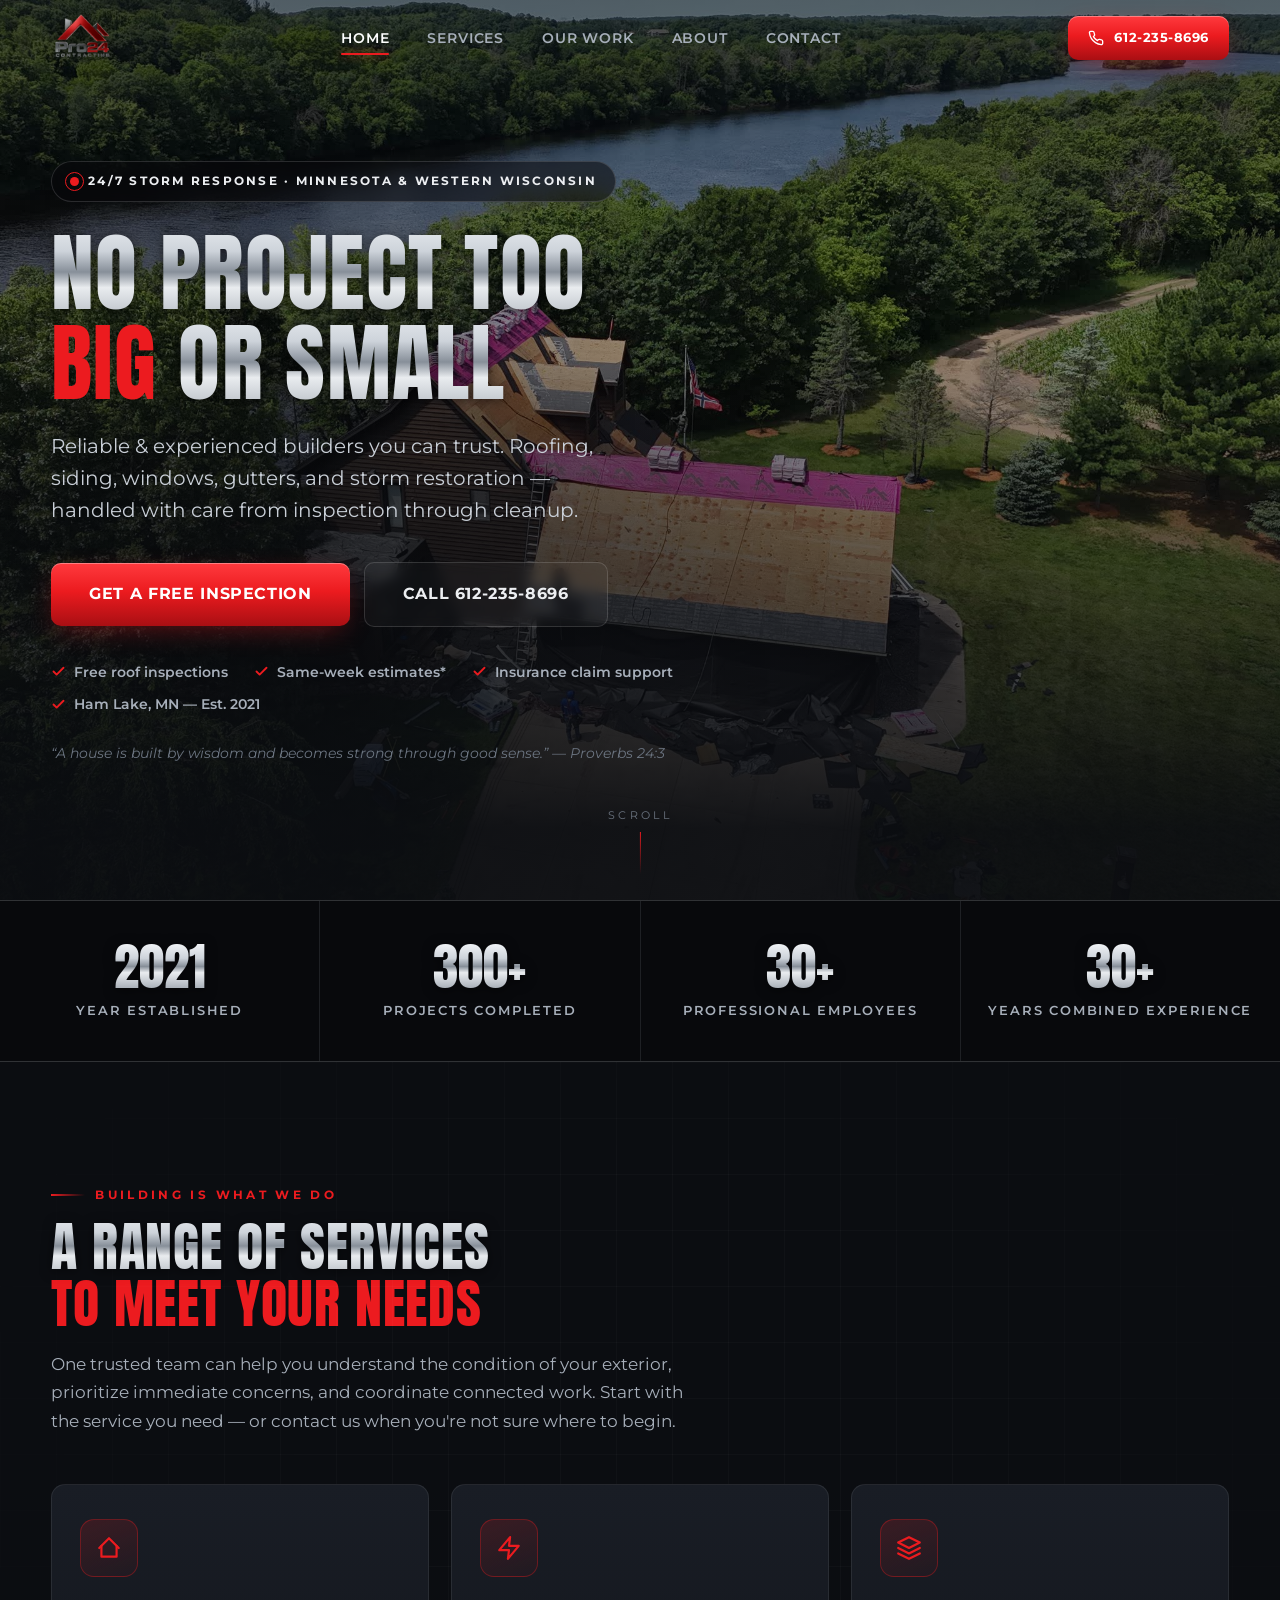
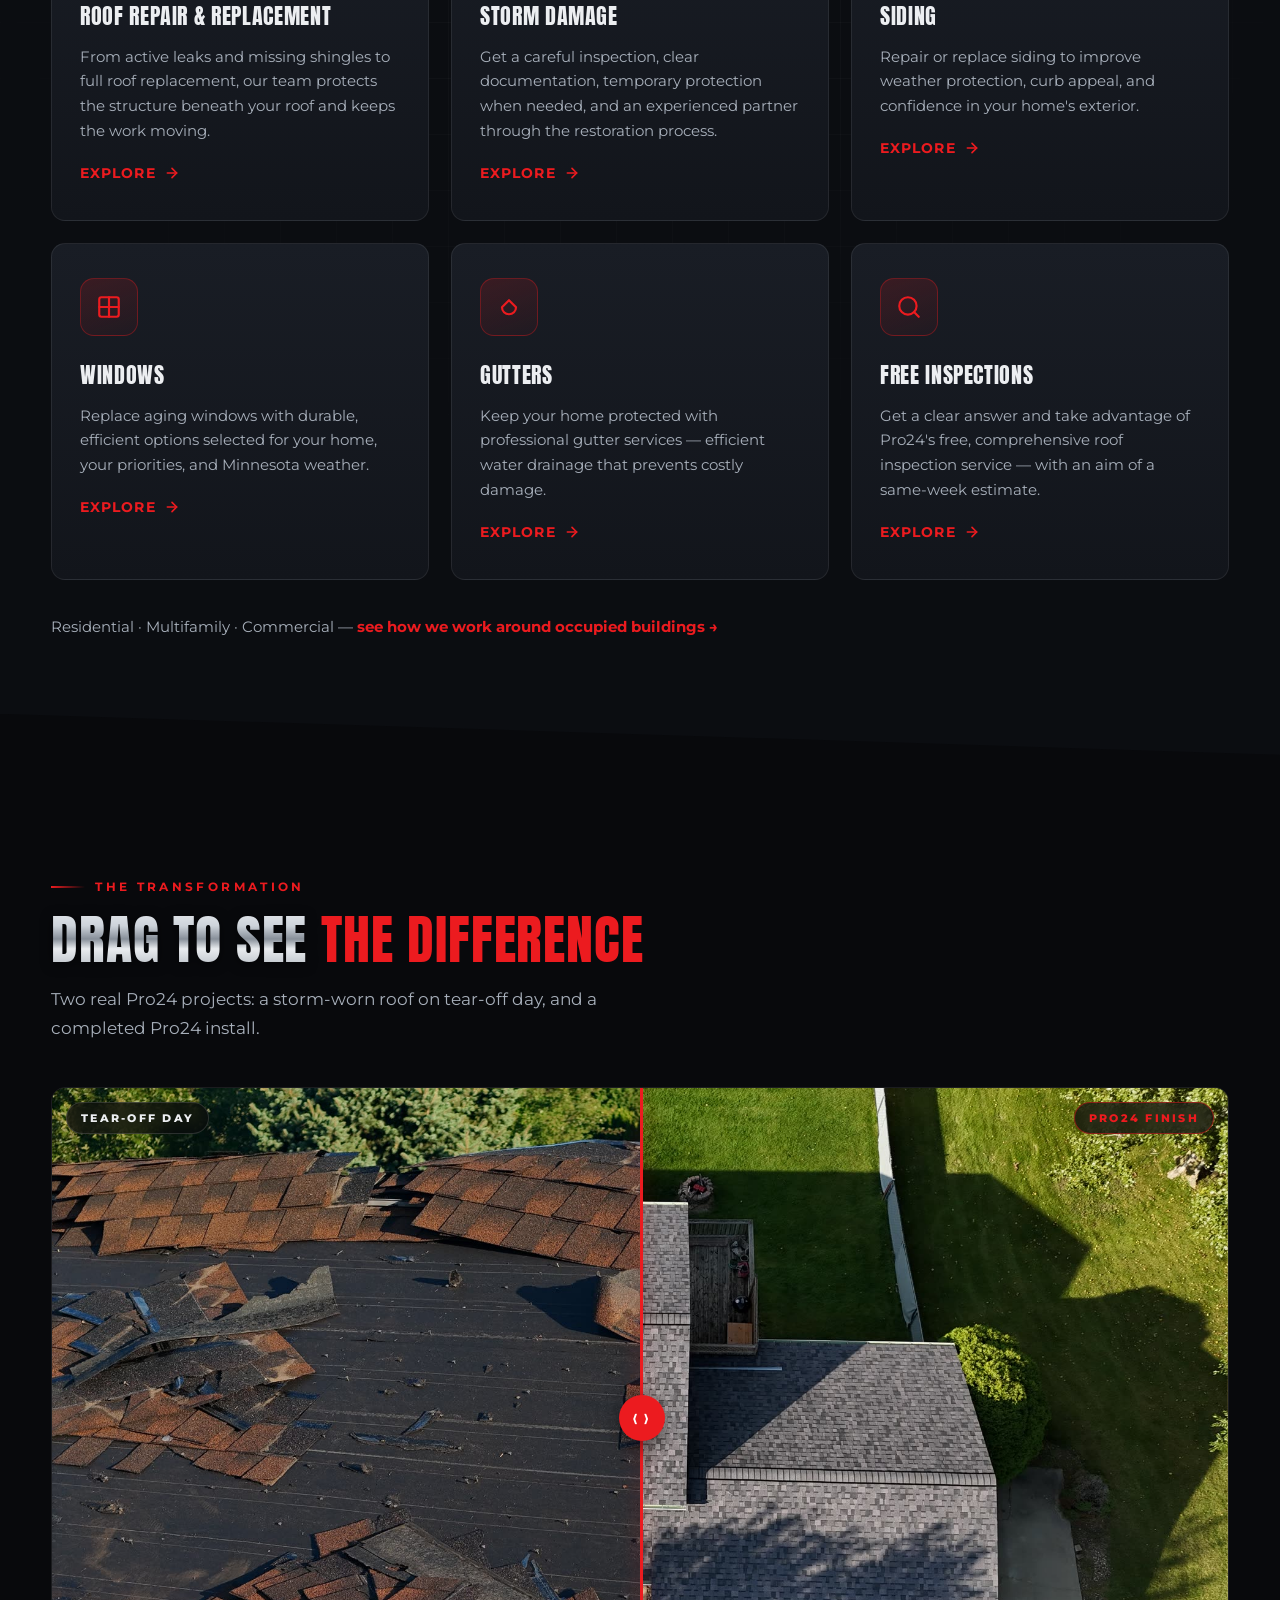
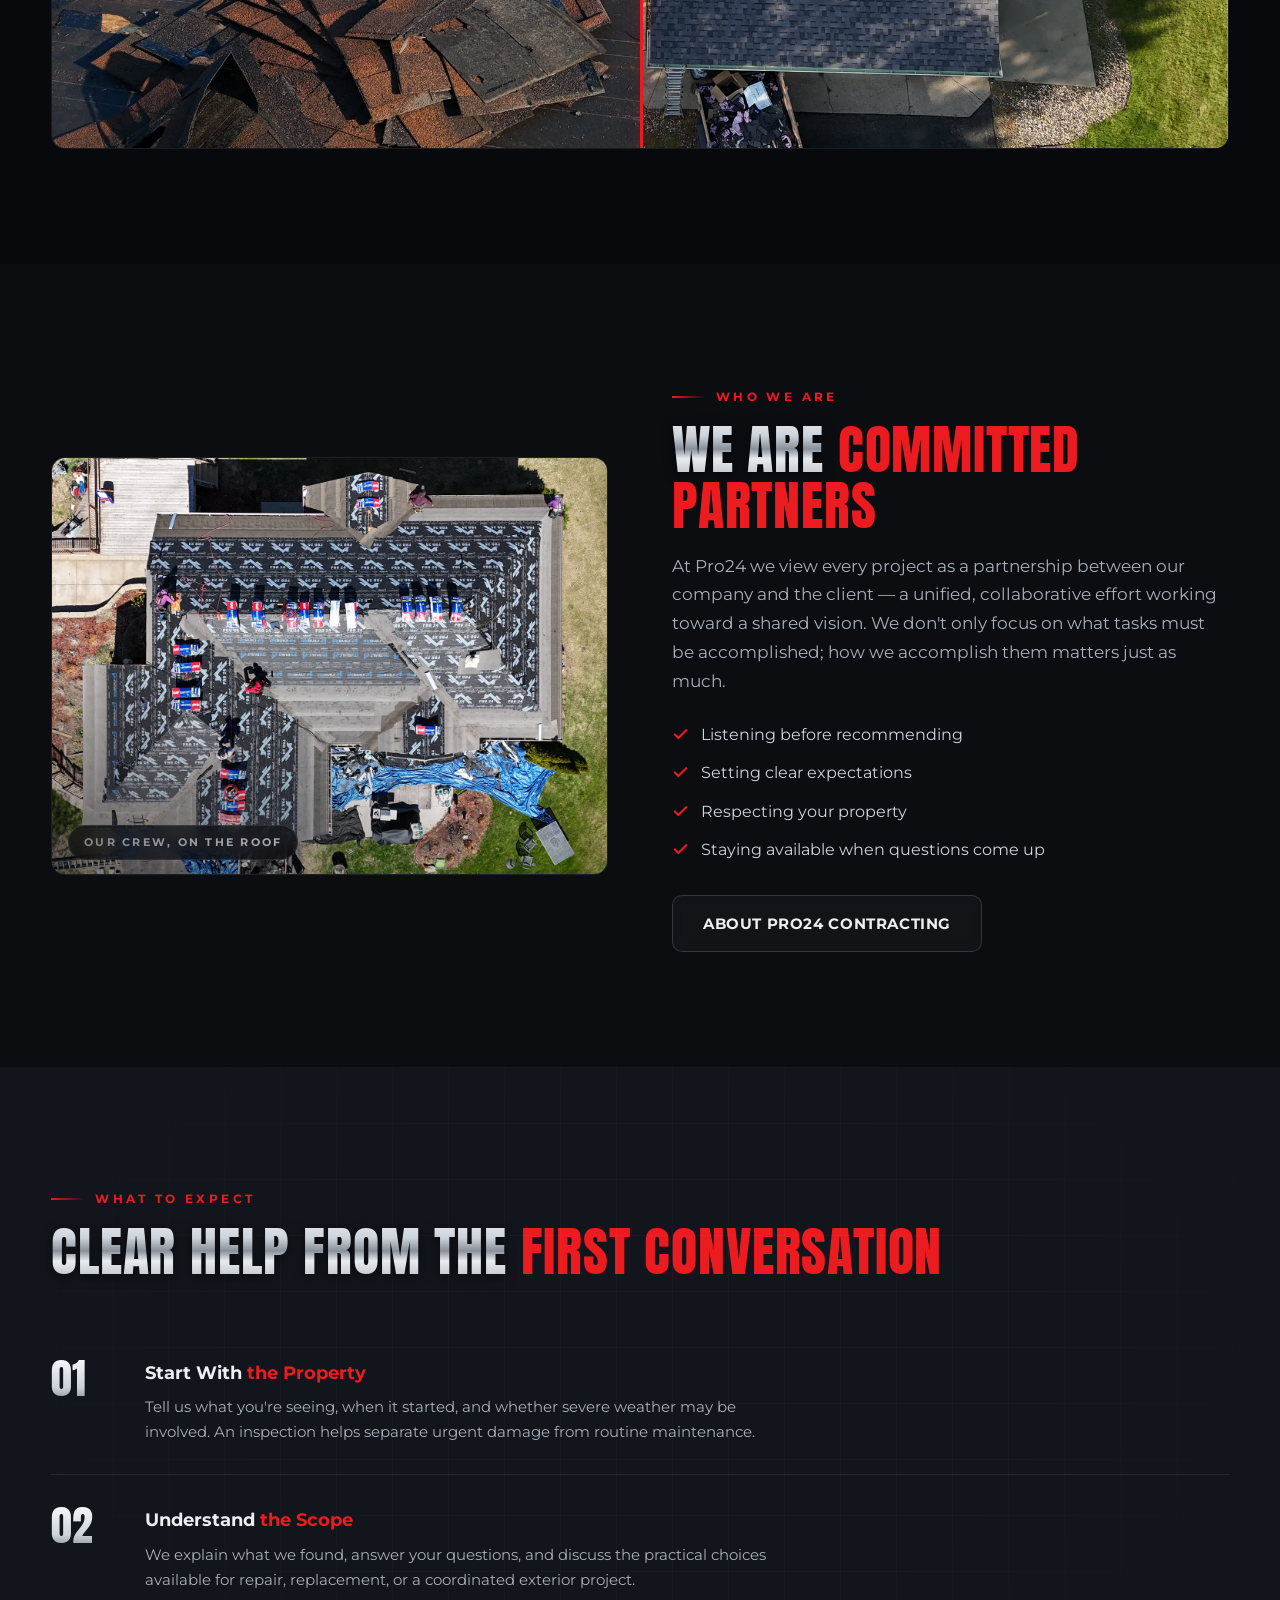
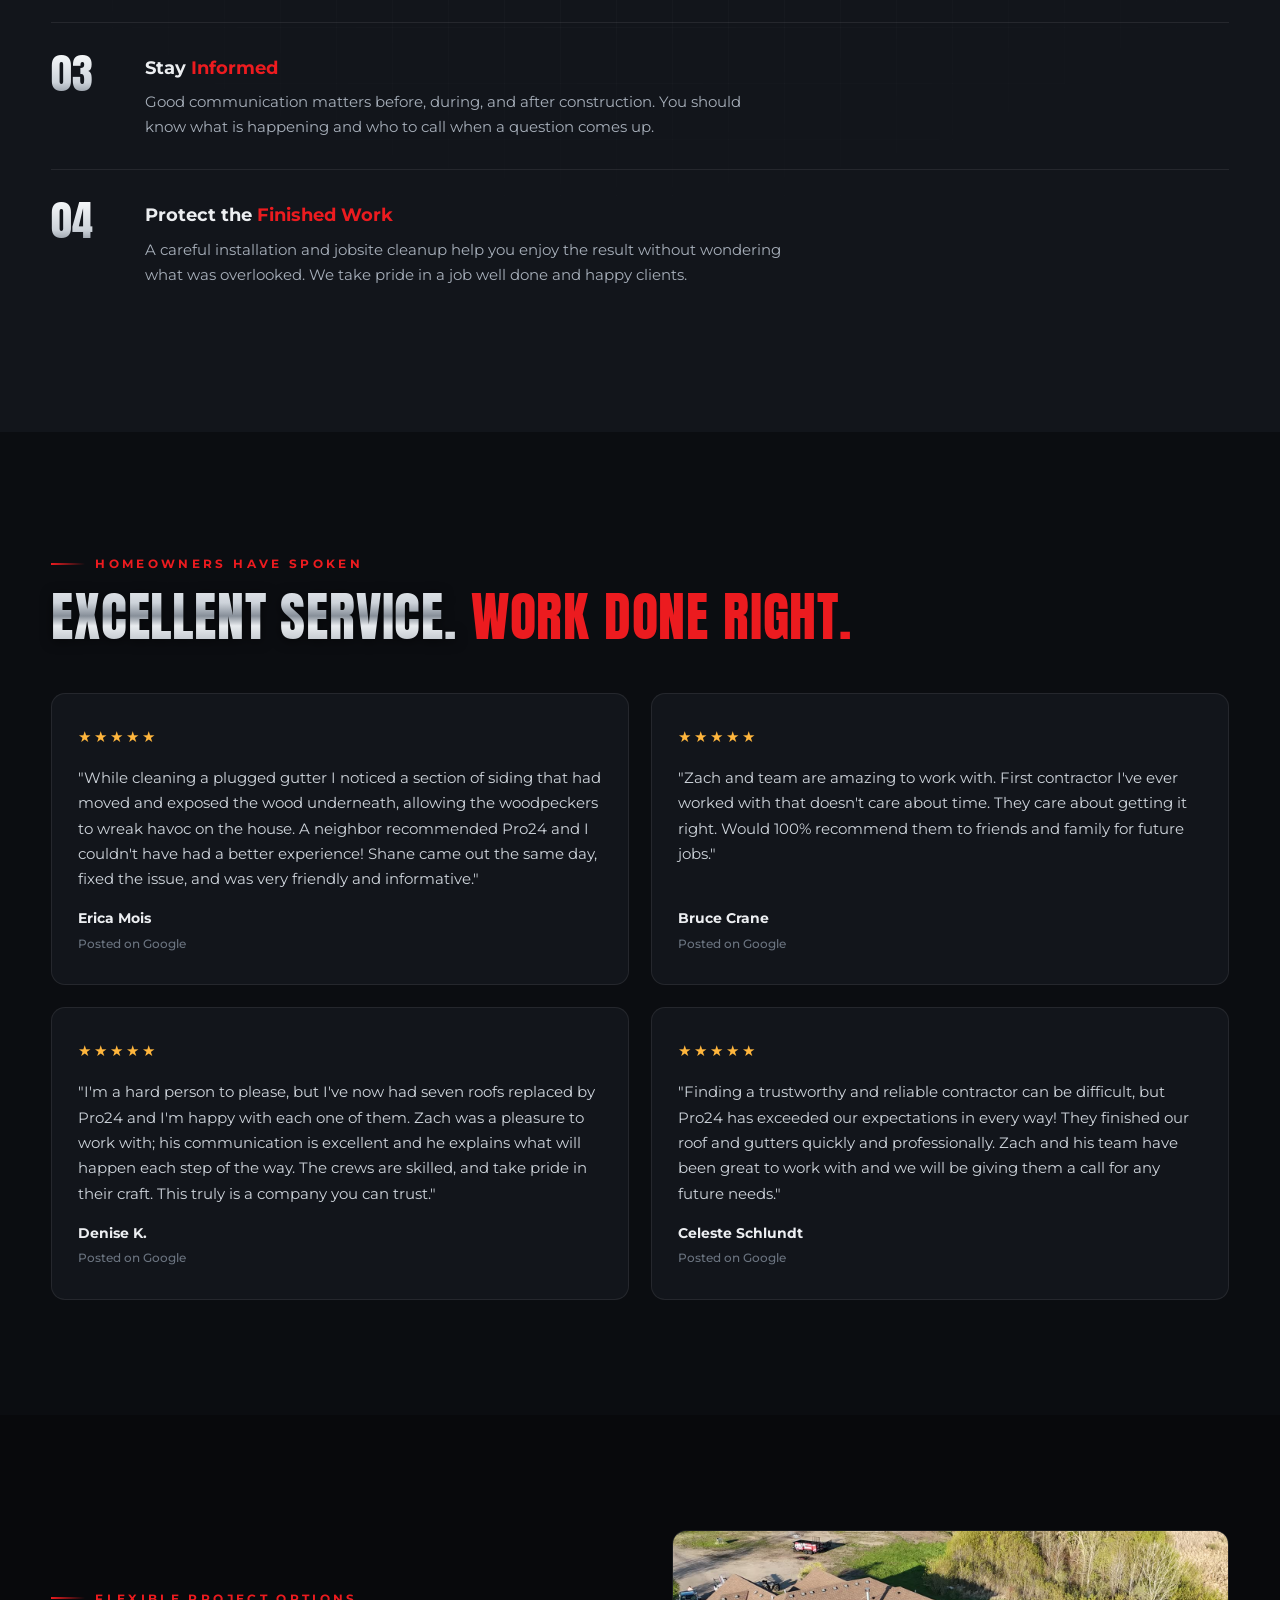
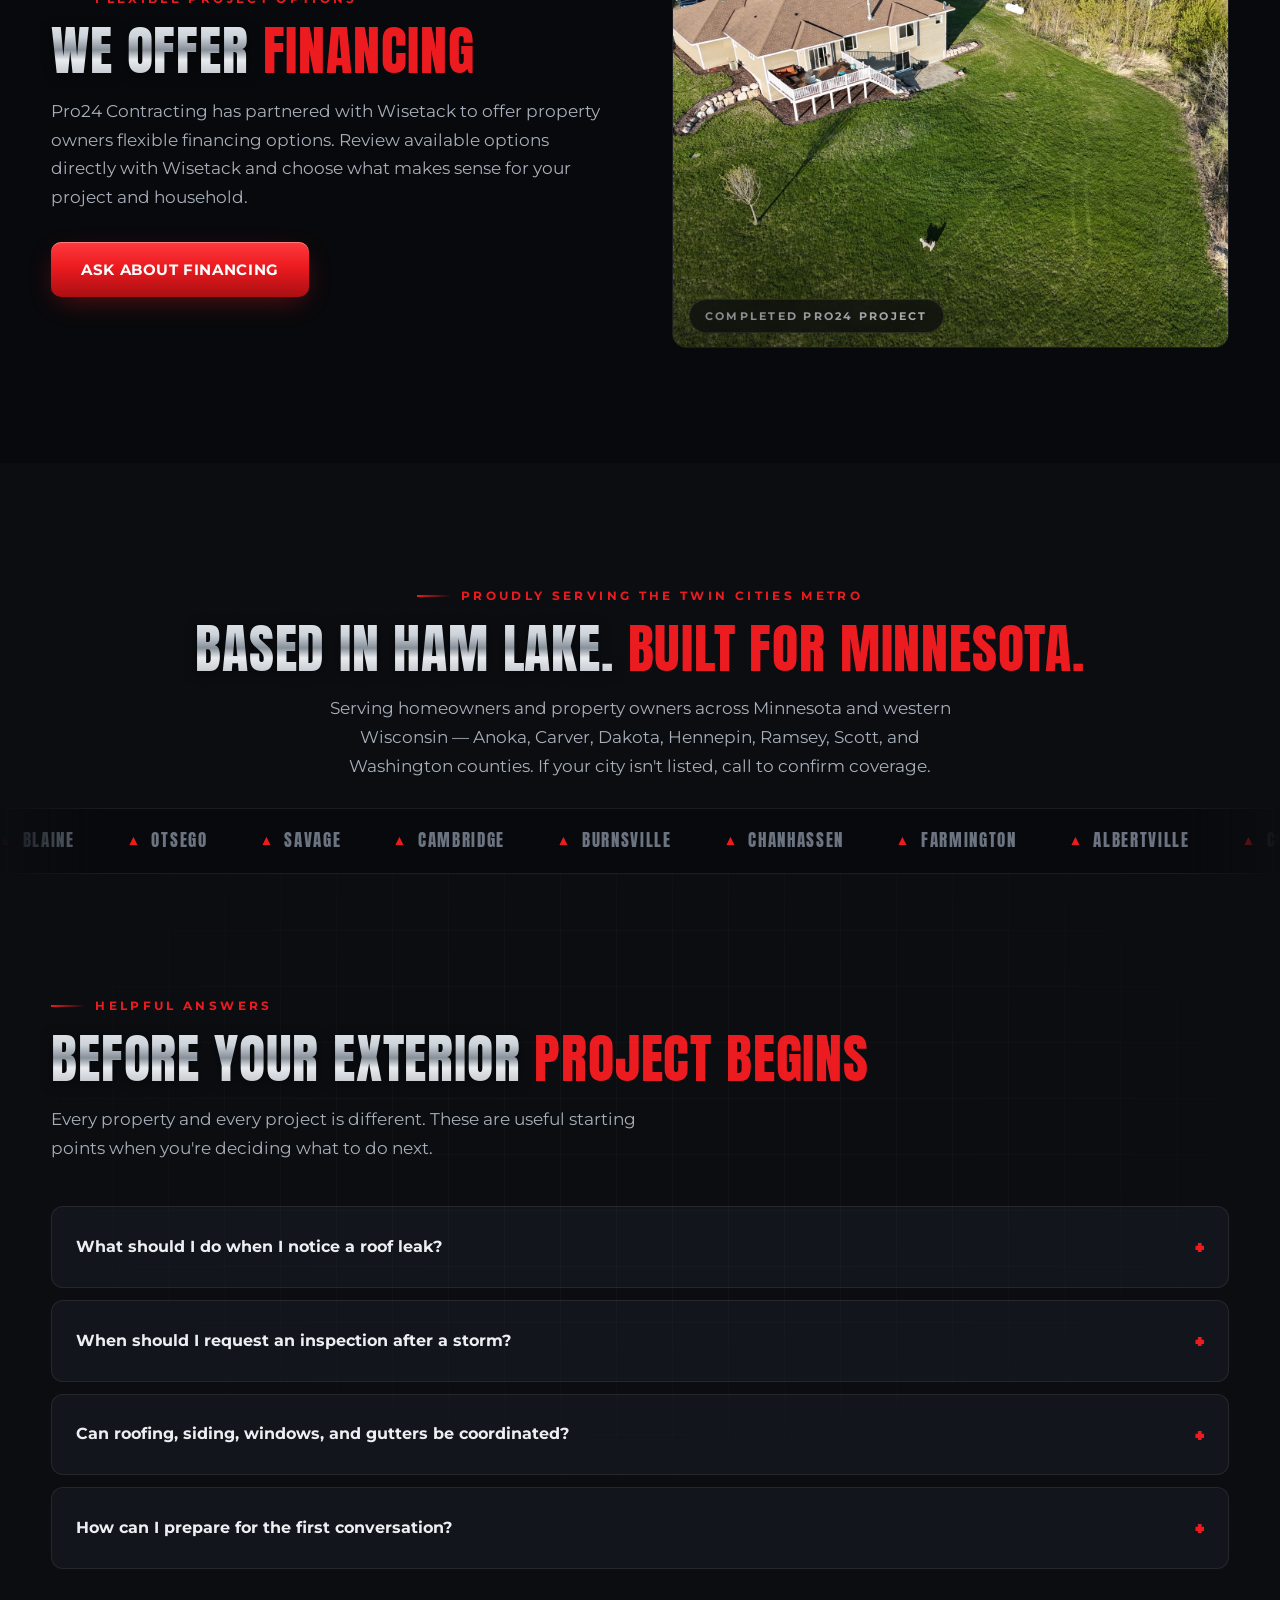
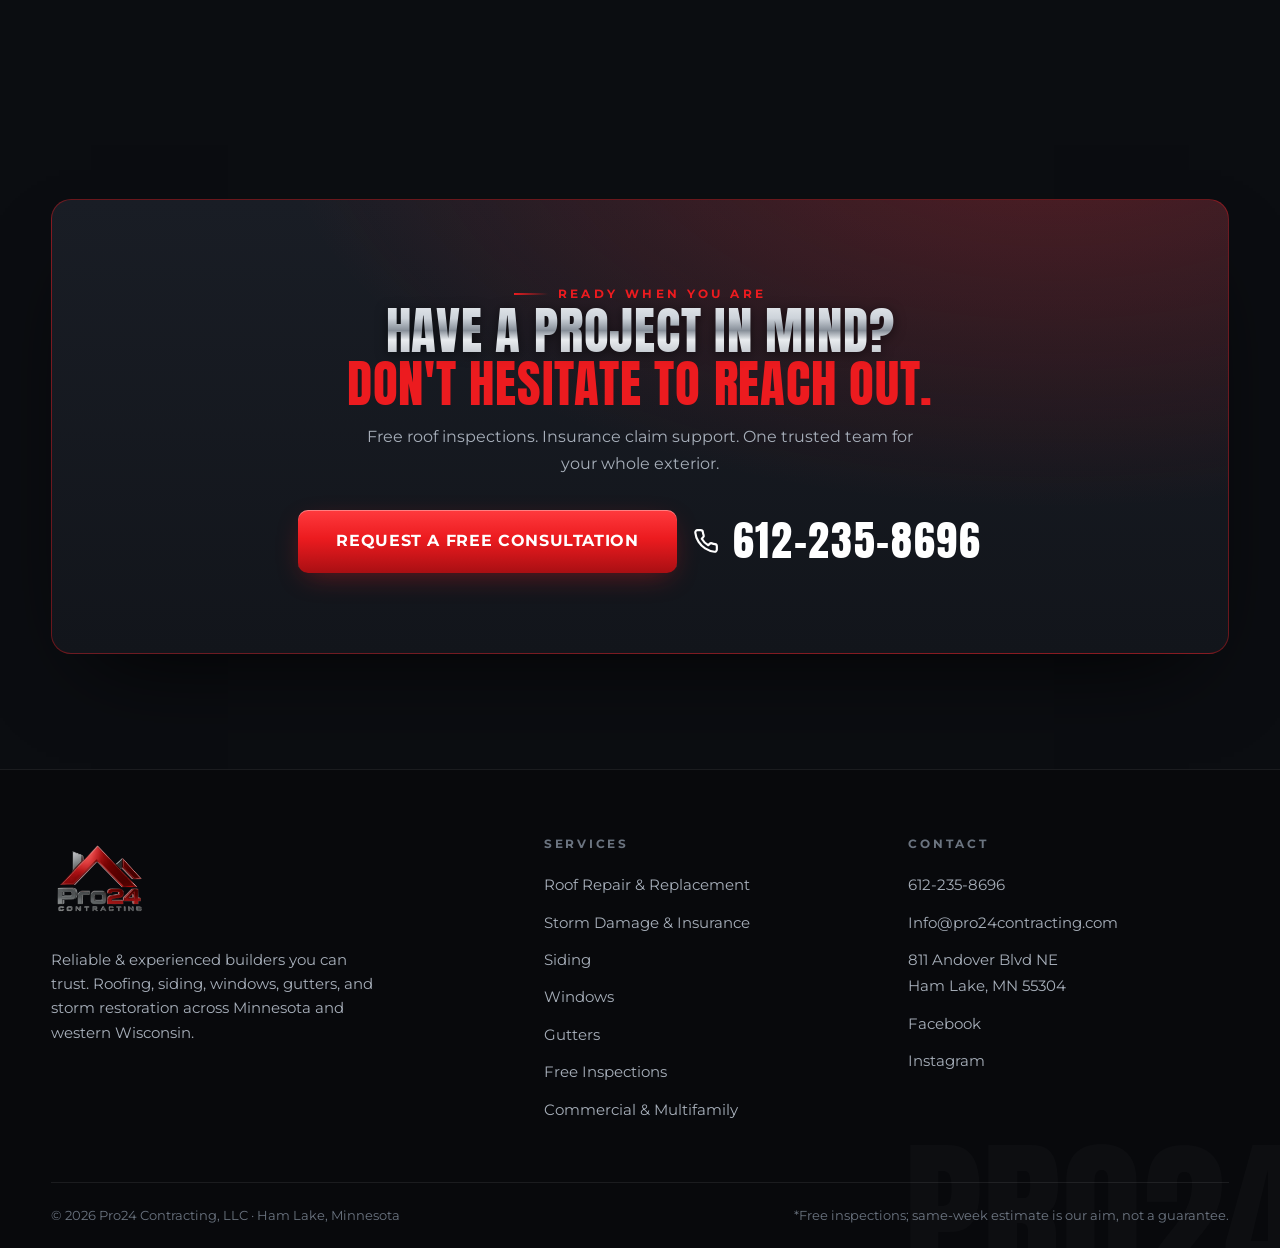
<file: index.html>
<!DOCTYPE html>
<html lang="en">
<head>
  <meta charset="UTF-8">
  <meta name="viewport" content="width=device-width, initial-scale=1.0">
  <title>Pro24 Contracting — Roofing, Siding, Windows &amp; Storm Restoration | Ham Lake, MN</title>
  <meta name="description" content="No project too big or small. Pro24 Contracting delivers roofing, siding, windows, gutters, and storm restoration across Minnesota and western Wisconsin. Free inspections — call 612-235-8696.">
  <meta name="theme-color" content="#0b0d11">
  <link rel="icon" type="image/png" href="assets/img/favicon.png">
  <link rel="preconnect" href="https://fonts.googleapis.com">
  <link rel="preconnect" href="https://fonts.gstatic.com" crossorigin>
  <link href="https://fonts.googleapis.com/css2?family=Anton&family=Montserrat:wght@400;500;600;700;800&display=swap" rel="stylesheet">
  <link rel="stylesheet" href="assets/css/main.css">
  <script type="application/ld+json">
  {
    "@context": "https://schema.org",
    "@type": "RoofingContractor",
    "name": "Pro24 Contracting",
    "legalName": "Pro24 Contracting, LLC",
    "telephone": "+1-612-235-8696",
    "email": "Info@pro24contracting.com",
    "url": "https://pro24contracting.com/",
    "foundingDate": "2021",
    "founder": { "@type": "Person", "name": "Zach Halvorson" },
    "address": {
      "@type": "PostalAddress",
      "streetAddress": "811 Andover Blvd NE",
      "addressLocality": "Ham Lake",
      "addressRegion": "MN",
      "postalCode": "55304",
      "addressCountry": "US"
    },
    "areaServed": "Minnesota and western Wisconsin",
    "sameAs": [
      "https://www.facebook.com/Pro24Contracting",
      "https://www.instagram.com/pro24contracting/"
    ]
  }
  </script>
</head>
<body>

  <!-- ======= HEADER ======= -->
  <header class="site-header">
    <div class="container nav-wrap">
      <a href="index.html" class="nav-logo" aria-label="Pro24 Contracting — Home">
        <img src="assets/img/logo-320.png" alt="Pro24 Contracting">
      </a>
      <nav class="nav-links" aria-label="Primary">
        <a href="index.html" class="active">Home</a>
        <a href="services.html">Services</a>
        <a href="gallery.html">Our Work</a>
        <a href="about.html">About</a>
        <a href="contact.html">Contact</a>
      </nav>
      <div class="nav-cta">
        <a class="btn btn-primary" href="tel:6122358696">
          <svg width="16" height="16" viewBox="0 0 24 24" fill="none" stroke="currentColor" stroke-width="2" stroke-linecap="round" stroke-linejoin="round"><path d="M22 16.92v3a2 2 0 0 1-2.18 2 19.79 19.79 0 0 1-8.63-3.07 19.5 19.5 0 0 1-6-6 19.79 19.79 0 0 1-3.07-8.67A2 2 0 0 1 4.11 2h3a2 2 0 0 1 2 1.72c.127.96.361 1.903.7 2.81a2 2 0 0 1-.45 2.11L8.09 9.91a16 16 0 0 0 6 6l1.27-1.27a2 2 0 0 1 2.11-.45c.907.339 1.85.573 2.81.7A2 2 0 0 1 22 16.92z"/></svg>
          612-235-8696
        </a>
      </div>
      <button class="nav-burger" aria-label="Open menu" aria-expanded="false"><span></span></button>
    </div>
  </header>

  <div class="mobile-menu">
    <a class="mm-link active" href="index.html">Home</a>
    <a class="mm-link" href="services.html">Services</a>
    <a class="mm-link" href="gallery.html">Our Work</a>
    <a class="mm-link" href="about.html">About</a>
    <a class="mm-link" href="contact.html">Contact</a>
    <div class="mm-call">
      <a class="btn btn-primary btn-lg" href="tel:6122358696" style="width:100%">Call 612-235-8696</a>
    </div>
  </div>

  <!-- ======= HERO ======= -->
  <section class="hero">
    <div class="hero-media">
      <img src="assets/img/hero-aerial.jpg" alt="Aerial view of a Pro24 Contracting roof replacement in progress on a riverside Minnesota home" fetchpriority="high">
    </div>
    <div class="hero-shade"></div>
    <div class="container">
      <div class="hero-inner">
        <div class="hero-badge reveal in">
          <span class="pulse-dot" aria-hidden="true"></span>
          24/7 Storm Response &middot; Minnesota &amp; Western Wisconsin
        </div>
        <h1 class="display hero-title">
          <span class="chrome-text">No Project Too</span><br>
          <span class="red-text">Big</span> <span class="chrome-text">or Small</span>
        </h1>
        <p class="hero-sub">Reliable &amp; experienced builders you can trust. Roofing, siding, windows, gutters, and storm restoration — handled with care from inspection through cleanup.</p>
        <div class="hero-ctas">
          <a class="btn btn-primary btn-lg" href="contact.html">Get a Free Inspection</a>
          <a class="btn btn-ghost btn-lg" href="tel:6122358696">Call 612-235-8696</a>
        </div>
        <ul class="hero-trustline">
          <li><svg width="15" height="15" viewBox="0 0 24 24" fill="none" stroke="currentColor" stroke-width="3" stroke-linecap="round" stroke-linejoin="round"><polyline points="20 6 9 17 4 12"/></svg> Free roof inspections</li>
          <li><svg width="15" height="15" viewBox="0 0 24 24" fill="none" stroke="currentColor" stroke-width="3" stroke-linecap="round" stroke-linejoin="round"><polyline points="20 6 9 17 4 12"/></svg> Same-week estimates*</li>
          <li><svg width="15" height="15" viewBox="0 0 24 24" fill="none" stroke="currentColor" stroke-width="3" stroke-linecap="round" stroke-linejoin="round"><polyline points="20 6 9 17 4 12"/></svg> Insurance claim support</li>
          <li><svg width="15" height="15" viewBox="0 0 24 24" fill="none" stroke="currentColor" stroke-width="3" stroke-linecap="round" stroke-linejoin="round"><polyline points="20 6 9 17 4 12"/></svg> Ham Lake, MN — Est. 2021</li>
        </ul>
        <p style="margin-top:26px;color:var(--ink-faint);font-size:0.86rem;font-style:italic;">&ldquo;A house is built by wisdom and becomes strong through good sense.&rdquo; — Proverbs 24:3</p>
      </div>
    </div>
    <div class="hero-scrollcue" aria-hidden="true">Scroll</div>
  </section>

  <!-- ======= STATS ======= -->
  <section class="stats-band" aria-label="Company statistics">
    <div class="stat-cell reveal"><div class="stat-num chrome-text">2021</div><div class="stat-label">Year Established</div></div>
    <div class="stat-cell reveal d1"><div class="stat-num chrome-text" data-count="300" data-suffix="+">0</div><div class="stat-label">Projects Completed</div></div>
    <div class="stat-cell reveal d2"><div class="stat-num chrome-text" data-count="30" data-suffix="+">0</div><div class="stat-label">Professional Employees</div></div>
    <div class="stat-cell reveal d3"><div class="stat-num chrome-text" data-count="30" data-suffix="+">0</div><div class="stat-label">Years Combined Experience</div></div>
  </section>

  <!-- ======= SERVICES ======= -->
  <section class="section grid-bg" id="services">
    <div class="container">
      <span class="eyebrow reveal">Building Is What We Do</span>
      <h2 class="display section-title reveal"><span class="chrome-text">A Range of Services</span><br><span class="red-text">To Meet Your Needs</span></h2>
      <p class="section-lead reveal">One trusted team can help you understand the condition of your exterior, prioritize immediate concerns, and coordinate connected work. Start with the service you need — or contact us when you're not sure where to begin.</p>

      <div class="card-grid">
        <a class="svc-card reveal" href="services.html#roofing">
          <div class="svc-icon"><svg width="26" height="26" viewBox="0 0 24 24" fill="none" stroke="currentColor" stroke-width="2" stroke-linecap="round" stroke-linejoin="round"><path d="M3 12 12 3l9 9"/><path d="M5 10v10h14V10"/></svg></div>
          <h3>Roof Repair &amp; Replacement</h3>
          <p>From active leaks and missing shingles to full roof replacement, our team protects the structure beneath your roof and keeps the work moving.</p>
          <span class="svc-link">Explore <svg width="16" height="16" viewBox="0 0 24 24" fill="none" stroke="currentColor" stroke-width="2.4" stroke-linecap="round" stroke-linejoin="round"><line x1="5" y1="12" x2="19" y2="12"/><polyline points="12 5 19 12 12 19"/></svg></span>
        </a>
        <a class="svc-card reveal d1" href="services.html#storm">
          <div class="svc-icon"><svg width="26" height="26" viewBox="0 0 24 24" fill="none" stroke="currentColor" stroke-width="2" stroke-linecap="round" stroke-linejoin="round"><polygon points="13 2 3 14 12 14 11 22 21 10 12 10 13 2"/></svg></div>
          <h3>Storm Damage</h3>
          <p>Get a careful inspection, clear documentation, temporary protection when needed, and an experienced partner through the restoration process.</p>
          <span class="svc-link">Explore <svg width="16" height="16" viewBox="0 0 24 24" fill="none" stroke="currentColor" stroke-width="2.4" stroke-linecap="round" stroke-linejoin="round"><line x1="5" y1="12" x2="19" y2="12"/><polyline points="12 5 19 12 12 19"/></svg></span>
        </a>
        <a class="svc-card reveal d2" href="services.html#siding">
          <div class="svc-icon"><svg width="26" height="26" viewBox="0 0 24 24" fill="none" stroke="currentColor" stroke-width="2" stroke-linecap="round" stroke-linejoin="round"><polygon points="12 2 2 7 12 12 22 7 12 2"/><polyline points="2 17 12 22 22 17"/><polyline points="2 12 12 17 22 12"/></svg></div>
          <h3>Siding</h3>
          <p>Repair or replace siding to improve weather protection, curb appeal, and confidence in your home's exterior.</p>
          <span class="svc-link">Explore <svg width="16" height="16" viewBox="0 0 24 24" fill="none" stroke="currentColor" stroke-width="2.4" stroke-linecap="round" stroke-linejoin="round"><line x1="5" y1="12" x2="19" y2="12"/><polyline points="12 5 19 12 12 19"/></svg></span>
        </a>
        <a class="svc-card reveal" href="services.html#windows">
          <div class="svc-icon"><svg width="26" height="26" viewBox="0 0 24 24" fill="none" stroke="currentColor" stroke-width="2" stroke-linecap="round" stroke-linejoin="round"><rect x="3" y="3" width="18" height="18" rx="2"/><line x1="12" y1="3" x2="12" y2="21"/><line x1="3" y1="12" x2="21" y2="12"/></svg></div>
          <h3>Windows</h3>
          <p>Replace aging windows with durable, efficient options selected for your home, your priorities, and Minnesota weather.</p>
          <span class="svc-link">Explore <svg width="16" height="16" viewBox="0 0 24 24" fill="none" stroke="currentColor" stroke-width="2.4" stroke-linecap="round" stroke-linejoin="round"><line x1="5" y1="12" x2="19" y2="12"/><polyline points="12 5 19 12 12 19"/></svg></span>
        </a>
        <a class="svc-card reveal d1" href="services.html#gutters">
          <div class="svc-icon"><svg width="26" height="26" viewBox="0 0 24 24" fill="none" stroke="currentColor" stroke-width="2" stroke-linecap="round" stroke-linejoin="round"><path d="M12 2.69 5.5 9.19a6.5 6.5 0 1 0 13 0z" transform="translate(0 3)"/></svg></div>
          <h3>Gutters</h3>
          <p>Keep your home protected with professional gutter services — efficient water drainage that prevents costly damage.</p>
          <span class="svc-link">Explore <svg width="16" height="16" viewBox="0 0 24 24" fill="none" stroke="currentColor" stroke-width="2.4" stroke-linecap="round" stroke-linejoin="round"><line x1="5" y1="12" x2="19" y2="12"/><polyline points="12 5 19 12 12 19"/></svg></span>
        </a>
        <a class="svc-card reveal d2" href="services.html#inspections">
          <div class="svc-icon"><svg width="26" height="26" viewBox="0 0 24 24" fill="none" stroke="currentColor" stroke-width="2" stroke-linecap="round" stroke-linejoin="round"><circle cx="11" cy="11" r="8"/><line x1="21" y1="21" x2="16.65" y2="16.65"/></svg></div>
          <h3>Free Inspections</h3>
          <p>Get a clear answer and take advantage of Pro24's free, comprehensive roof inspection service — with an aim of a same-week estimate.</p>
          <span class="svc-link">Explore <svg width="16" height="16" viewBox="0 0 24 24" fill="none" stroke="currentColor" stroke-width="2.4" stroke-linecap="round" stroke-linejoin="round"><line x1="5" y1="12" x2="19" y2="12"/><polyline points="12 5 19 12 12 19"/></svg></span>
        </a>
      </div>

      <p class="reveal" style="margin-top:34px;color:var(--ink-dim);font-size:0.95rem;">Residential &middot; Multifamily &middot; Commercial — <a href="services.html#commercial" style="color:var(--red);font-weight:700;">see how we work around occupied buildings →</a></p>
    </div>
  </section>

  <!-- ======= BEFORE / AFTER ======= -->
  <section class="section section-dark pitch-top">
    <div class="container">
      <span class="eyebrow reveal">The Transformation</span>
      <h2 class="display section-title reveal"><span class="chrome-text">Drag to See</span> <span class="red-text">the Difference</span></h2>
      <p class="section-lead reveal">Two real Pro24 projects: a storm-worn roof on tear-off day, and a completed Pro24 install.</p>
      <div class="ba-wrap reveal" style="margin-top:44px;" aria-label="Before and after comparison — drag the handle">
        <img class="ba-before" src="assets/img/storm-damaged-shingles-tearoff.jpg" alt="Storm-damaged shingles being torn off a roof">
        <img class="ba-after" src="assets/img/aerial-roof-topdown-complete.jpg" alt="Completed new roof installed by Pro24 Contracting, seen from above">
        <div class="ba-handle" aria-hidden="true"></div>
        <span class="ba-tag before">Tear-Off Day</span>
        <span class="ba-tag after">Pro24 Finish</span>
      </div>
    </div>
  </section>

  <!-- ======= WHO WE ARE ======= -->
  <section class="section">
    <div class="container split">
      <div class="split-media reveal-l">
        <img src="assets/img/crew-underlayment-pro24-branded.jpg" alt="Pro24 crew installing branded underlayment across a full roof" loading="lazy">
        <span class="media-tag">Our Crew, On the Roof</span>
      </div>
      <div class="reveal-r">
        <span class="eyebrow">Who We Are</span>
        <h2 class="display section-title"><span class="chrome-text">We Are</span> <span class="red-text">Committed Partners</span></h2>
        <p class="section-lead">At Pro24 we view every project as a partnership between our company and the client — a unified, collaborative effort working toward a shared vision. We don't only focus on what tasks must be accomplished; how we accomplish them matters just as much.</p>
        <ul class="check-list">
          <li><svg width="17" height="17" viewBox="0 0 24 24" fill="none" stroke="currentColor" stroke-width="3" stroke-linecap="round" stroke-linejoin="round"><polyline points="20 6 9 17 4 12"/></svg> Listening before recommending</li>
          <li><svg width="17" height="17" viewBox="0 0 24 24" fill="none" stroke="currentColor" stroke-width="3" stroke-linecap="round" stroke-linejoin="round"><polyline points="20 6 9 17 4 12"/></svg> Setting clear expectations</li>
          <li><svg width="17" height="17" viewBox="0 0 24 24" fill="none" stroke="currentColor" stroke-width="3" stroke-linecap="round" stroke-linejoin="round"><polyline points="20 6 9 17 4 12"/></svg> Respecting your property</li>
          <li><svg width="17" height="17" viewBox="0 0 24 24" fill="none" stroke="currentColor" stroke-width="3" stroke-linecap="round" stroke-linejoin="round"><polyline points="20 6 9 17 4 12"/></svg> Staying available when questions come up</li>
        </ul>
        <div style="margin-top:32px;"><a class="btn btn-ghost" href="about.html">About Pro24 Contracting</a></div>
      </div>
    </div>
  </section>

  <!-- ======= PROCESS ======= -->
  <section class="section section-panel grid-bg">
    <div class="container">
      <span class="eyebrow reveal">What to Expect</span>
      <h2 class="display section-title reveal"><span class="chrome-text">Clear Help From the</span> <span class="red-text">First Conversation</span></h2>
      <div class="steps">
        <div class="step reveal">
          <div class="step-num">01</div>
          <div><h3>Start With <span>the Property</span></h3><p>Tell us what you're seeing, when it started, and whether severe weather may be involved. An inspection helps separate urgent damage from routine maintenance.</p></div>
        </div>
        <div class="step reveal">
          <div class="step-num">02</div>
          <div><h3>Understand <span>the Scope</span></h3><p>We explain what we found, answer your questions, and discuss the practical choices available for repair, replacement, or a coordinated exterior project.</p></div>
        </div>
        <div class="step reveal">
          <div class="step-num">03</div>
          <div><h3>Stay <span>Informed</span></h3><p>Good communication matters before, during, and after construction. You should know what is happening and who to call when a question comes up.</p></div>
        </div>
        <div class="step reveal">
          <div class="step-num">04</div>
          <div><h3>Protect the <span>Finished Work</span></h3><p>A careful installation and jobsite cleanup help you enjoy the result without wondering what was overlooked. We take pride in a job well done and happy clients.</p></div>
        </div>
      </div>
    </div>
  </section>

  <!-- ======= TESTIMONIALS ======= -->
  <section class="section">
    <div class="container">
      <span class="eyebrow reveal">Homeowners Have Spoken</span>
      <h2 class="display section-title reveal"><span class="chrome-text">Excellent Service.</span> <span class="red-text">Work Done Right.</span></h2>
      <div class="review-grid">
        <div class="review-card reveal">
          <div class="stars" aria-label="5 out of 5 stars">★★★★★</div>
          <blockquote>"While cleaning a plugged gutter I noticed a section of siding that had moved and exposed the wood underneath, allowing the woodpeckers to wreak havoc on the house. A neighbor recommended Pro24 and I couldn't have had a better experience! Shane came out the same day, fixed the issue, and was very friendly and informative."</blockquote>
          <cite>Erica Mois <span>Posted on Google</span></cite>
        </div>
        <div class="review-card reveal d1">
          <div class="stars" aria-label="5 out of 5 stars">★★★★★</div>
          <blockquote>"Zach and team are amazing to work with. First contractor I've ever worked with that doesn't care about time. They care about getting it right. Would 100% recommend them to friends and family for future jobs."</blockquote>
          <cite>Bruce Crane <span>Posted on Google</span></cite>
        </div>
        <div class="review-card reveal d2">
          <div class="stars" aria-label="5 out of 5 stars">★★★★★</div>
          <blockquote>"I'm a hard person to please, but I've now had seven roofs replaced by Pro24 and I'm happy with each one of them. Zach was a pleasure to work with; his communication is excellent and he explains what will happen each step of the way. The crews are skilled, and take pride in their craft. This truly is a company you can trust."</blockquote>
          <cite>Denise K. <span>Posted on Google</span></cite>
        </div>
        <div class="review-card reveal d3">
          <div class="stars" aria-label="5 out of 5 stars">★★★★★</div>
          <blockquote>"Finding a trustworthy and reliable contractor can be difficult, but Pro24 has exceeded our expectations in every way! They finished our roof and gutters quickly and professionally. Zach and his team have been great to work with and we will be giving them a call for any future needs."</blockquote>
          <cite>Celeste Schlundt <span>Posted on Google</span></cite>
        </div>
      </div>
    </div>
  </section>

  <!-- ======= FINANCING ======= -->
  <section class="section section-dark">
    <div class="container split">
      <div class="reveal-l">
        <span class="eyebrow">Flexible Project Options</span>
        <h2 class="display section-title"><span class="chrome-text">We Offer</span> <span class="red-text">Financing</span></h2>
        <p class="section-lead">Pro24 Contracting has partnered with Wisetack to offer property owners flexible financing options. Review available options directly with Wisetack and choose what makes sense for your project and household.</p>
        <div style="margin-top:30px;"><a class="btn btn-primary" href="contact.html">Ask About Financing</a></div>
      </div>
      <div class="split-media reveal-r">
        <img src="assets/img/aerial-home-golden-hour.jpg" alt="Finished roof replacement on a Minnesota home at golden hour" loading="lazy">
        <span class="media-tag">Completed Pro24 Project</span>
      </div>
    </div>
  </section>

  <!-- ======= SERVICE AREA MARQUEE ======= -->
  <section aria-label="Service area cities">
    <div class="section" style="padding-bottom:28px;">
      <div class="container" style="text-align:center;">
        <span class="eyebrow reveal" style="justify-content:center;">Proudly Serving the Twin Cities Metro</span>
        <h2 class="display section-title reveal"><span class="chrome-text">Based in Ham Lake.</span> <span class="red-text">Built for Minnesota.</span></h2>
        <p class="section-lead reveal" style="margin-inline:auto;">Serving homeowners and property owners across Minnesota and western Wisconsin — Anoka, Carver, Dakota, Hennepin, Ramsey, Scott, and Washington counties. If your city isn't listed, call to confirm coverage.</p>
      </div>
    </div>
    <div class="marquee">
      <div class="marquee-track">
        <span>Blaine</span><span>Otsego</span><span>Savage</span><span>Cambridge</span><span>Burnsville</span><span>Chanhassen</span><span>Farmington</span><span>Albertville</span><span>Coon Rapids</span><span>East Bethel</span><span>Minneapolis</span><span>Delano</span><span>Ramsey</span><span>Andover</span><span>Dellwood</span><span>Ham Lake</span><span>Excelsior</span><span>Lake Elmo</span><span>Shoreview</span><span>Inver Grove Heights</span>
      </div>
    </div>
  </section>

  <!-- ======= FAQ ======= -->
  <section class="section grid-bg">
    <div class="container">
      <span class="eyebrow reveal">Helpful Answers</span>
      <h2 class="display section-title reveal"><span class="chrome-text">Before Your Exterior</span> <span class="red-text">Project Begins</span></h2>
      <p class="section-lead reveal">Every property and every project is different. These are useful starting points when you're deciding what to do next.</p>
      <div class="faq-list reveal">
        <details class="faq-item">
          <summary>What should I do when I notice a roof leak?</summary>
          <div class="faq-body">Protect the area inside your home if you can do so safely, move belongings away from active water, and document what you see. Avoid climbing onto a wet, icy, steep, or storm-damaged roof. Water can travel along decking, rafters, or insulation before becoming visible indoors, so the ceiling stain may not be directly beneath the exterior opening. A professional inspection can help locate the entry point, assess the surrounding materials, and determine whether a focused repair or a broader solution makes sense.</div>
        </details>
        <details class="faq-item">
          <summary>When should I request an inspection after a storm?</summary>
          <div class="faq-body">If hail, high winds, falling branches, or wind-driven rain affected your neighborhood, it is reasonable to have the exterior checked even when the damage is not obvious from the ground. Missing or lifted shingles deserve prompt attention, as do dents in soft metal, displaced siding, damaged gutters, water intrusion, and debris impacts. Keep photos, weather dates, and any emergency invoices together. Pro24 can inspect the visible systems and explain the findings without asking you to diagnose the damage yourself.</div>
        </details>
        <details class="faq-item">
          <summary>Can roofing, siding, windows, and gutters be coordinated?</summary>
          <div class="faq-body">Yes. Exterior systems overlap physically and affect the order of work. Roof edges meet gutters; siding details meet windows; flashing and water-management components protect several assemblies at once. Coordinating connected work through one contractor can make sequencing and communication simpler. The right scope depends on the condition of each system, so start with the immediate concern and discuss the complete exterior before materials are ordered.</div>
        </details>
        <details class="faq-item">
          <summary>How can I prepare for the first conversation?</summary>
          <div class="faq-body">Share the property type, the concern you noticed, when it began, and any recent storm event. Photos from the ground or inside the building can be helpful, but they are not required. Mention prior repairs, known leak locations, access concerns, pets, tenants, or scheduling constraints. If an insurance claim may be involved, keep the claim information available. The first goal is simple: understand the condition, identify the next practical step, and give you room to ask questions.</div>
        </details>
      </div>
    </div>
  </section>

  <!-- ======= CTA ======= -->
  <section class="section">
    <div class="container">
      <div class="cta-banner reveal">
        <span class="eyebrow" style="justify-content:center;">Ready When You Are</span>
        <h2 class="display"><span class="chrome-text">Have a Project in Mind?</span><br><span class="red-text">Don't Hesitate to Reach Out.</span></h2>
        <p>Free roof inspections. Insurance claim support. One trusted team for your whole exterior.</p>
        <div style="display:flex;flex-wrap:wrap;gap:16px;justify-content:center;align-items:center;">
          <a class="btn btn-primary btn-lg" href="contact.html">Request a Free Consultation</a>
          <a class="cta-phone" href="tel:6122358696">
            <svg width="26" height="26" viewBox="0 0 24 24" fill="none" stroke="currentColor" stroke-width="2" stroke-linecap="round" stroke-linejoin="round"><path d="M22 16.92v3a2 2 0 0 1-2.18 2 19.79 19.79 0 0 1-8.63-3.07 19.5 19.5 0 0 1-6-6 19.79 19.79 0 0 1-3.07-8.67A2 2 0 0 1 4.11 2h3a2 2 0 0 1 2 1.72c.127.96.361 1.903.7 2.81a2 2 0 0 1-.45 2.11L8.09 9.91a16 16 0 0 0 6 6l1.27-1.27a2 2 0 0 1 2.11-.45c.907.339 1.85.573 2.81.7A2 2 0 0 1 22 16.92z"/></svg>
            612-235-8696
          </a>
        </div>
      </div>
    </div>
  </section>

  <!-- ======= FOOTER ======= -->
  <footer class="site-footer">
    <div class="container footer-grid">
      <div class="footer-brand">
        <img src="assets/img/logo-720.png" alt="Pro24 Contracting" loading="lazy">
        <p>Reliable &amp; experienced builders you can trust. Roofing, siding, windows, gutters, and storm restoration across Minnesota and western Wisconsin.</p>
      </div>
      <div class="footer-col">
        <h4>Services</h4>
        <ul>
          <li><a href="services.html#roofing">Roof Repair &amp; Replacement</a></li>
          <li><a href="services.html#storm">Storm Damage &amp; Insurance</a></li>
          <li><a href="services.html#siding">Siding</a></li>
          <li><a href="services.html#windows">Windows</a></li>
          <li><a href="services.html#gutters">Gutters</a></li>
          <li><a href="services.html#inspections">Free Inspections</a></li>
          <li><a href="services.html#commercial">Commercial &amp; Multifamily</a></li>
        </ul>
      </div>
      <div class="footer-col">
        <h4>Contact</h4>
        <ul>
          <li><a href="tel:6122358696">612-235-8696</a></li>
          <li><a href="mailto:Info@pro24contracting.com">Info@pro24contracting.com</a></li>
          <li><a href="contact.html">811 Andover Blvd NE<br>Ham Lake, MN 55304</a></li>
          <li><a href="https://www.facebook.com/Pro24Contracting" target="_blank" rel="noopener">Facebook</a></li>
          <li><a href="https://www.instagram.com/pro24contracting/" target="_blank" rel="noopener">Instagram</a></li>
        </ul>
      </div>
    </div>
    <div class="container footer-bottom">
      <span>&copy; <span data-year>2026</span> Pro24 Contracting, LLC &middot; Ham Lake, Minnesota</span>
      <span>*Free inspections; same-week estimate is our aim, not a guarantee.</span>
    </div>
    <div class="footer-watermark" aria-hidden="true">PRO24</div>
  </footer>

  <!-- ======= MOBILE CALL BAR ======= -->
  <div class="callbar">
    <a class="cb-call" href="tel:6122358696">
      <svg width="16" height="16" viewBox="0 0 24 24" fill="none" stroke="currentColor" stroke-width="2" stroke-linecap="round" stroke-linejoin="round"><path d="M22 16.92v3a2 2 0 0 1-2.18 2 19.79 19.79 0 0 1-8.63-3.07 19.5 19.5 0 0 1-6-6 19.79 19.79 0 0 1-3.07-8.67A2 2 0 0 1 4.11 2h3a2 2 0 0 1 2 1.72c.127.96.361 1.903.7 2.81a2 2 0 0 1-.45 2.11L8.09 9.91a16 16 0 0 0 6 6l1.27-1.27a2 2 0 0 1 2.11-.45c.907.339 1.85.573 2.81.7A2 2 0 0 1 22 16.92z"/></svg>
      Call Now
    </a>
    <a class="cb-quote" href="contact.html">Free Inspection</a>
  </div>

  <script src="assets/js/main.js"></script>
</body>
</html>
</file>
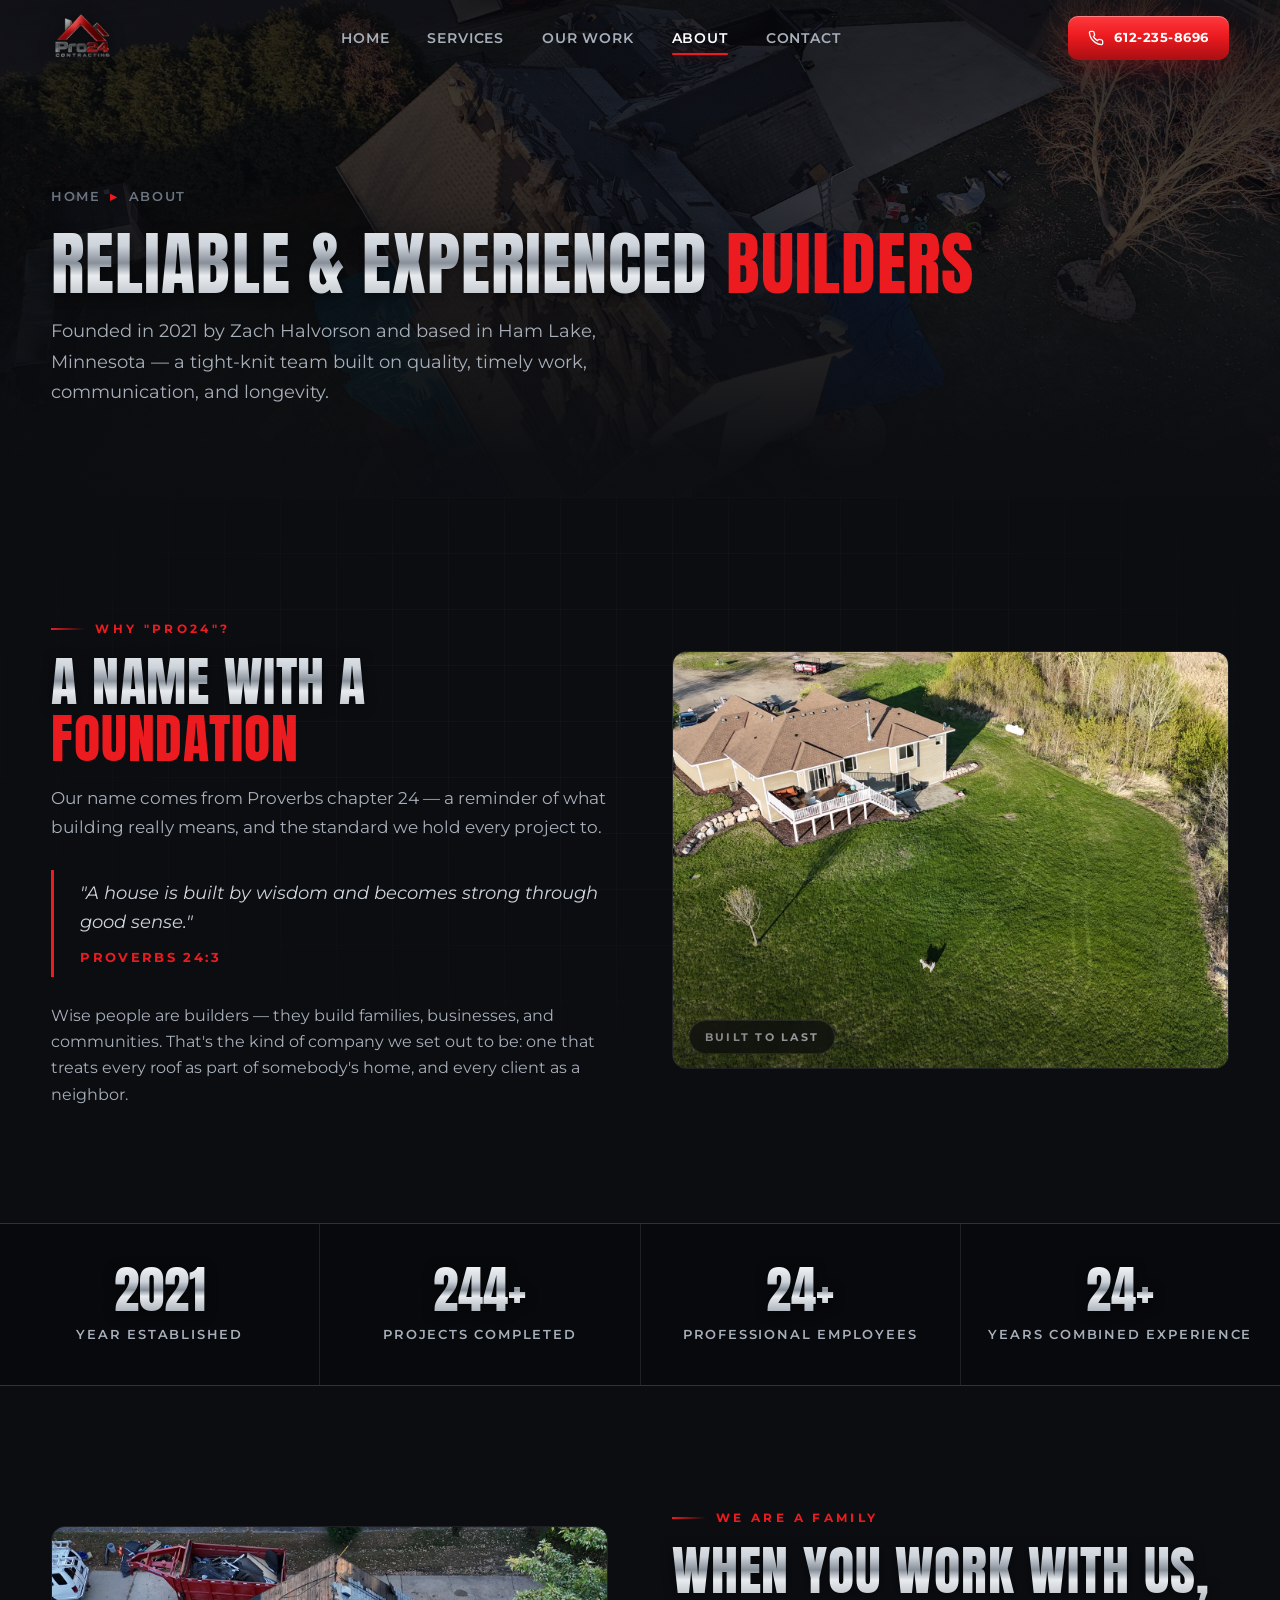
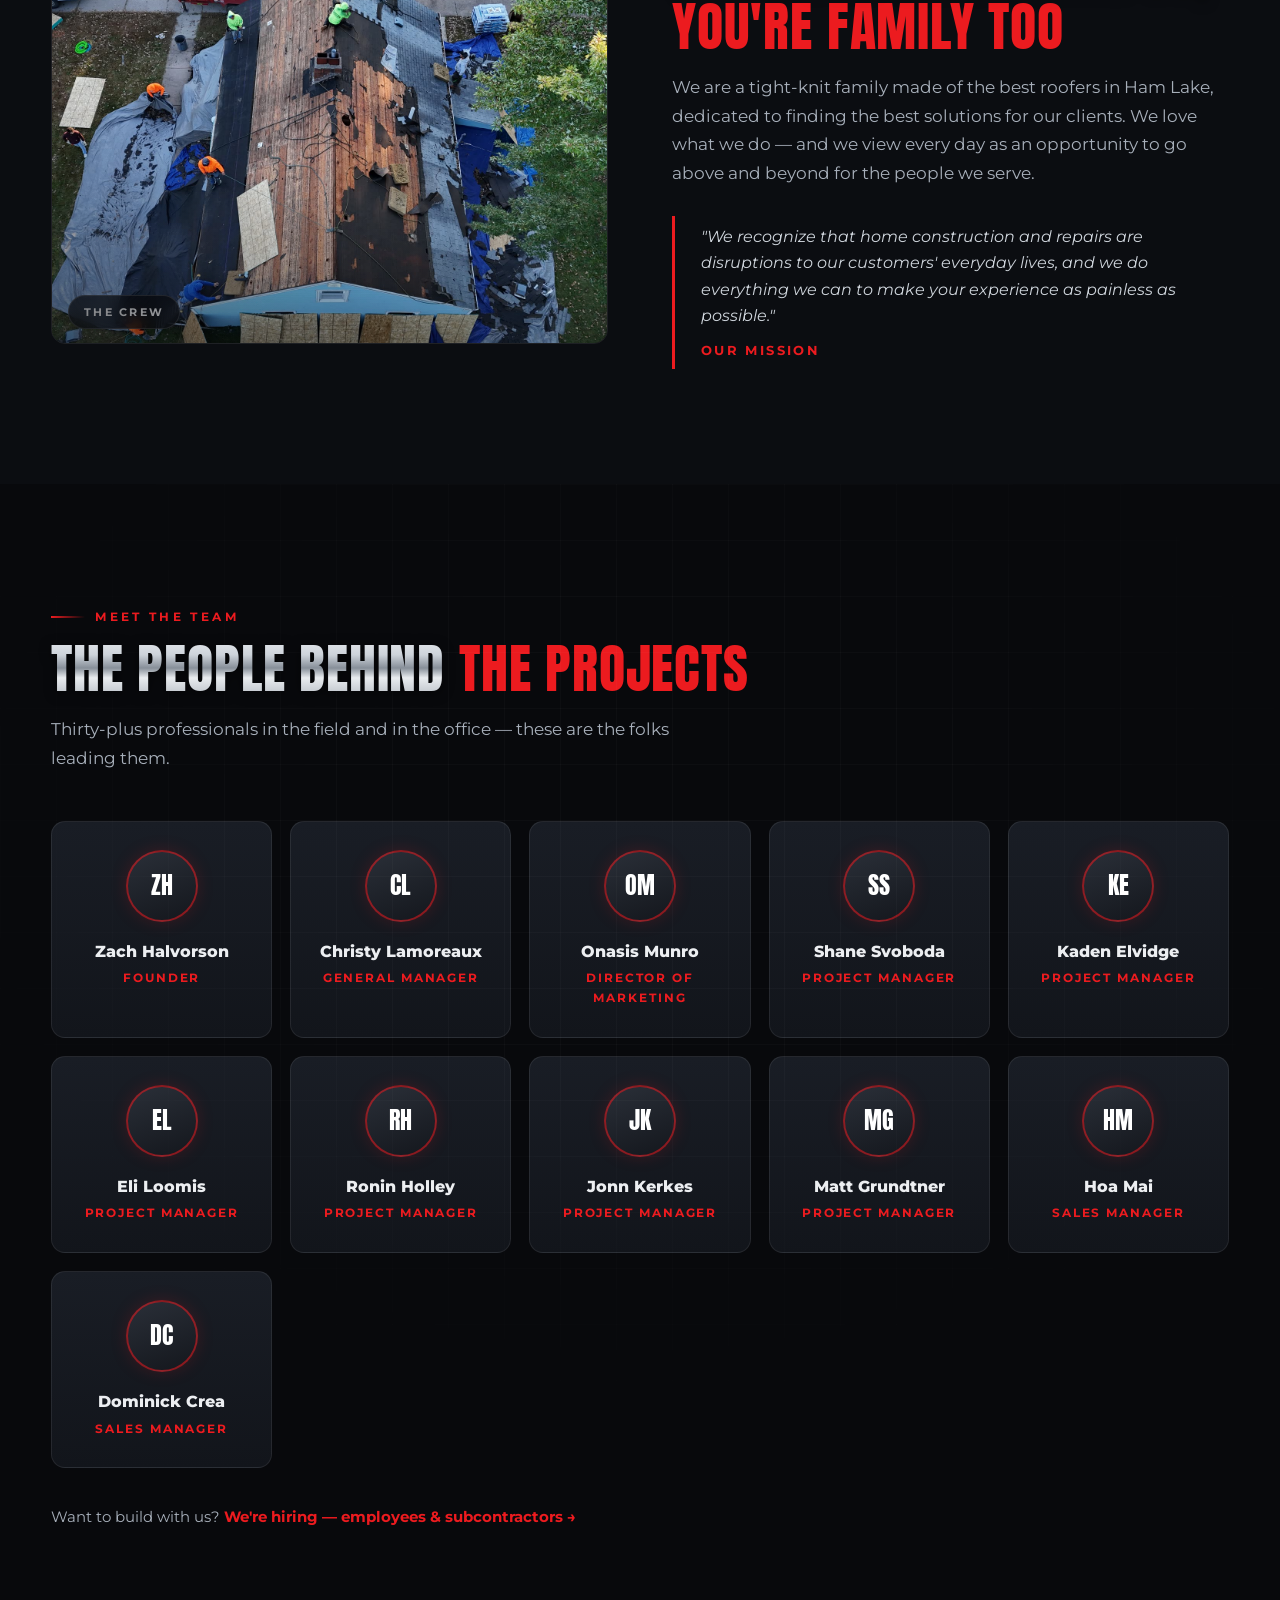
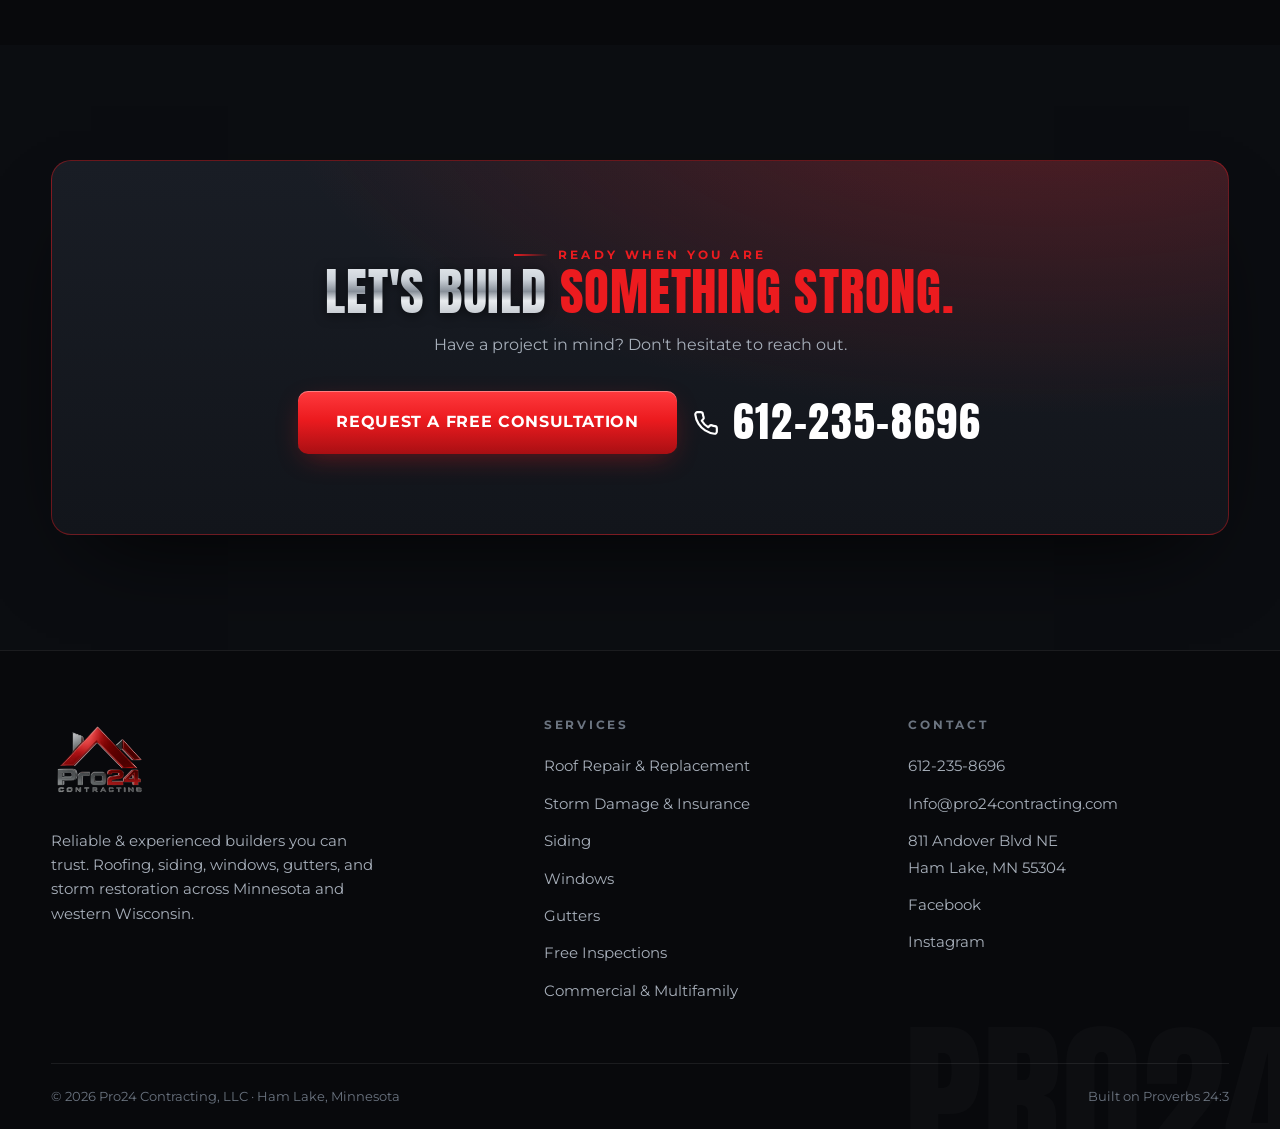
<file: about.html>
<!DOCTYPE html>
<html lang="en">
<head>
  <meta charset="UTF-8">
  <meta name="viewport" content="width=device-width, initial-scale=1.0">
  <title>About Pro24 Contracting — Reliable &amp; Experienced Builders | Ham Lake, MN</title>
  <meta name="description" content="Founded in 2021 by Zach Halvorson, Pro24 Contracting is a tight-knit team of builders in Ham Lake, MN — named for Proverbs 24:3, built on quality, timely work, communication, and longevity.">
  <meta name="theme-color" content="#0b0d11">
  <link rel="icon" type="image/png" href="assets/img/favicon.png">
  <link rel="preconnect" href="https://fonts.googleapis.com">
  <link rel="preconnect" href="https://fonts.gstatic.com" crossorigin>
  <link href="https://fonts.googleapis.com/css2?family=Anton&family=Montserrat:wght@400;500;600;700;800&display=swap" rel="stylesheet">
  <link rel="stylesheet" href="assets/css/main.css">
  <style>
    .team-grid { display: grid; grid-template-columns: repeat(auto-fill, minmax(220px, 1fr)); gap: 18px; margin-top: 48px; }
    .team-card {
      background: linear-gradient(180deg, var(--bg-3), var(--bg-2));
      border: 1px solid var(--hairline);
      border-radius: var(--radius);
      padding: 28px 22px;
      text-align: center;
      transition: transform 0.3s var(--ease-out), border-color 0.3s, box-shadow 0.3s;
    }
    .team-card:hover { transform: translateY(-5px); border-color: rgba(236,27,31,0.5); box-shadow: 0 18px 40px -20px rgba(0,0,0,0.8); }
    .team-avatar {
      width: 72px; height: 72px;
      border-radius: 50%;
      margin: 0 auto 16px;
      display: grid; place-items: center;
      font-family: var(--font-display);
      font-size: 1.5rem;
      color: #fff;
      background: linear-gradient(160deg, #2a2f38, #14171d);
      border: 2px solid rgba(236,27,31,0.55);
      box-shadow: 0 0 22px -8px var(--red-glow);
    }
    .team-card h3 { font-size: 1.02rem; font-weight: 800; }
    .team-card p { color: var(--red); font-size: 0.74rem; font-weight: 700; letter-spacing: 0.16em; text-transform: uppercase; margin-top: 5px; }
    .verse-block {
      border-left: 3px solid var(--red);
      padding: 8px 0 8px 26px;
      margin-top: 28px;
      font-size: 1.12rem;
      font-style: italic;
      color: #ced4db;
    }
    .verse-block cite { display: block; font-style: normal; font-weight: 700; color: var(--red); margin-top: 10px; font-size: 0.82rem; letter-spacing: 0.18em; text-transform: uppercase; }
  </style>
</head>
<body>

  <header class="site-header">
    <div class="container nav-wrap">
      <a href="index.html" class="nav-logo" aria-label="Pro24 Contracting — Home">
        <img src="assets/img/logo-320.png" alt="Pro24 Contracting">
      </a>
      <nav class="nav-links" aria-label="Primary">
        <a href="index.html">Home</a>
        <a href="services.html">Services</a>
        <a href="gallery.html">Our Work</a>
        <a href="about.html" class="active">About</a>
        <a href="contact.html">Contact</a>
      </nav>
      <div class="nav-cta">
        <a class="btn btn-primary" href="tel:6122358696">
          <svg width="16" height="16" viewBox="0 0 24 24" fill="none" stroke="currentColor" stroke-width="2" stroke-linecap="round" stroke-linejoin="round"><path d="M22 16.92v3a2 2 0 0 1-2.18 2 19.79 19.79 0 0 1-8.63-3.07 19.5 19.5 0 0 1-6-6 19.79 19.79 0 0 1-3.07-8.67A2 2 0 0 1 4.11 2h3a2 2 0 0 1 2 1.72c.127.96.361 1.903.7 2.81a2 2 0 0 1-.45 2.11L8.09 9.91a16 16 0 0 0 6 6l1.27-1.27a2 2 0 0 1 2.11-.45c.907.339 1.85.573 2.81.7A2 2 0 0 1 22 16.92z"/></svg>
          612-235-8696
        </a>
      </div>
      <button class="nav-burger" aria-label="Open menu" aria-expanded="false"><span></span></button>
    </div>
  </header>

  <div class="mobile-menu">
    <a class="mm-link" href="index.html">Home</a>
    <a class="mm-link" href="services.html">Services</a>
    <a class="mm-link" href="gallery.html">Our Work</a>
    <a class="mm-link active" href="about.html">About</a>
    <a class="mm-link" href="contact.html">Contact</a>
    <div class="mm-call">
      <a class="btn btn-primary btn-lg" href="tel:6122358696" style="width:100%">Call 612-235-8696</a>
    </div>
  </div>

  <!-- ======= PAGE HERO ======= -->
  <section class="page-hero">
    <div class="hero-media"><img src="assets/img/pro24-trailer-jobsite.jpg" alt="" aria-hidden="true"></div>
    <div class="hero-shade"></div>
    <div class="container">
      <nav class="breadcrumbs" aria-label="Breadcrumb"><a href="index.html">Home</a> <span class="sep">▸</span> <span>About</span></nav>
      <h1 class="display"><span class="chrome-text">Reliable &amp; Experienced</span> <span class="red-text">Builders</span></h1>
      <p class="section-lead">Founded in 2021 by Zach Halvorson and based in Ham Lake, Minnesota — a tight-knit team built on quality, timely work, communication, and longevity.</p>
    </div>
  </section>

  <!-- ======= STORY / NAME ======= -->
  <section class="section grid-bg">
    <div class="container split">
      <div class="reveal-l">
        <span class="eyebrow">Why "Pro24"?</span>
        <h2 class="display section-title"><span class="chrome-text">A Name With a</span> <span class="red-text">Foundation</span></h2>
        <p class="section-lead">Our name comes from Proverbs chapter 24 — a reminder of what building really means, and the standard we hold every project to.</p>
        <div class="verse-block">
          "A house is built by wisdom and becomes strong through good sense."
          <cite>Proverbs 24:3</cite>
        </div>
        <p style="margin-top:26px;color:var(--ink-dim);">Wise people are builders — they build families, businesses, and communities. That's the kind of company we set out to be: one that treats every roof as part of somebody's home, and every client as a neighbor.</p>
      </div>
      <div class="split-media reveal-r">
        <img src="assets/img/aerial-home-golden-hour.jpg" alt="Completed Pro24 roof replacement at golden hour" loading="lazy">
        <span class="media-tag">Built to Last</span>
      </div>
    </div>
  </section>

  <!-- ======= STATS ======= -->
  <section class="stats-band" aria-label="Company statistics">
    <div class="stat-cell reveal"><div class="stat-num chrome-text">2021</div><div class="stat-label">Year Established</div></div>
    <div class="stat-cell reveal d1"><div class="stat-num chrome-text" data-count="300" data-suffix="+">0</div><div class="stat-label">Projects Completed</div></div>
    <div class="stat-cell reveal d2"><div class="stat-num chrome-text" data-count="30" data-suffix="+">0</div><div class="stat-label">Professional Employees</div></div>
    <div class="stat-cell reveal d3"><div class="stat-num chrome-text" data-count="30" data-suffix="+">0</div><div class="stat-label">Years Combined Experience</div></div>
  </section>

  <!-- ======= FAMILY / MISSION ======= -->
  <section class="section">
    <div class="container split">
      <div class="split-media reveal-l">
        <img src="assets/img/full-tearoff-deck-crew.jpg" alt="Pro24 crew working together on a full tear-off" loading="lazy">
        <span class="media-tag">The Crew</span>
      </div>
      <div class="reveal-r">
        <span class="eyebrow">We Are a Family</span>
        <h2 class="display section-title"><span class="chrome-text">When You Work With Us,</span> <span class="red-text">You're Family Too</span></h2>
        <p class="section-lead">We are a tight-knit family made of the best roofers in Ham Lake, dedicated to finding the best solutions for our clients. We love what we do — and we view every day as an opportunity to go above and beyond for the people we serve.</p>
        <div class="verse-block" style="font-size:1rem;">
          "We recognize that home construction and repairs are disruptions to our customers' everyday lives, and we do everything we can to make your experience as painless as possible."
          <cite>Our Mission</cite>
        </div>
      </div>
    </div>
  </section>

  <!-- ======= TEAM ======= -->
  <section class="section section-dark grid-bg">
    <div class="container">
      <span class="eyebrow reveal">Meet the Team</span>
      <h2 class="display section-title reveal"><span class="chrome-text">The People Behind</span> <span class="red-text">the Projects</span></h2>
      <p class="section-lead reveal">Thirty-plus professionals in the field and in the office — these are the folks leading them.</p>
      <div class="team-grid">
        <div class="team-card reveal"><div class="team-avatar">ZH</div><h3>Zach Halvorson</h3><p>Founder</p></div>
        <div class="team-card reveal d1"><div class="team-avatar">CL</div><h3>Christy Lamoreaux</h3><p>General Manager</p></div>
        <div class="team-card reveal d2"><div class="team-avatar">OM</div><h3>Onasis Munro</h3><p>Director of Marketing</p></div>
        <div class="team-card reveal"><div class="team-avatar">SS</div><h3>Shane Svoboda</h3><p>Project Manager</p></div>
        <div class="team-card reveal d1"><div class="team-avatar">KE</div><h3>Kaden Elvidge</h3><p>Project Manager</p></div>
        <div class="team-card reveal d2"><div class="team-avatar">EL</div><h3>Eli Loomis</h3><p>Project Manager</p></div>
        <div class="team-card reveal"><div class="team-avatar">RH</div><h3>Ronin Holley</h3><p>Project Manager</p></div>
        <div class="team-card reveal d1"><div class="team-avatar">JK</div><h3>Jonn Kerkes</h3><p>Project Manager</p></div>
        <div class="team-card reveal d2"><div class="team-avatar">MG</div><h3>Matt Grundtner</h3><p>Project Manager</p></div>
        <div class="team-card reveal"><div class="team-avatar">HM</div><h3>Hoa Mai</h3><p>Sales Manager</p></div>
        <div class="team-card reveal d1"><div class="team-avatar">DC</div><h3>Dominick Crea</h3><p>Sales Manager</p></div>
      </div>
      <p class="reveal" style="margin-top:36px;color:var(--ink-dim);font-size:0.95rem;">Want to build with us? <a href="https://apply.pro24contracting.com/" target="_blank" rel="noopener" style="color:var(--red);font-weight:700;">We're hiring — employees &amp; subcontractors →</a></p>
    </div>
  </section>

  <!-- ======= CTA ======= -->
  <section class="section">
    <div class="container">
      <div class="cta-banner reveal">
        <span class="eyebrow" style="justify-content:center;">Ready When You Are</span>
        <h2 class="display"><span class="chrome-text">Let's Build</span> <span class="red-text">Something Strong.</span></h2>
        <p>Have a project in mind? Don't hesitate to reach out.</p>
        <div style="display:flex;flex-wrap:wrap;gap:16px;justify-content:center;align-items:center;">
          <a class="btn btn-primary btn-lg" href="contact.html">Request a Free Consultation</a>
          <a class="cta-phone" href="tel:6122358696">
            <svg width="26" height="26" viewBox="0 0 24 24" fill="none" stroke="currentColor" stroke-width="2" stroke-linecap="round" stroke-linejoin="round"><path d="M22 16.92v3a2 2 0 0 1-2.18 2 19.79 19.79 0 0 1-8.63-3.07 19.5 19.5 0 0 1-6-6 19.79 19.79 0 0 1-3.07-8.67A2 2 0 0 1 4.11 2h3a2 2 0 0 1 2 1.72c.127.96.361 1.903.7 2.81a2 2 0 0 1-.45 2.11L8.09 9.91a16 16 0 0 0 6 6l1.27-1.27a2 2 0 0 1 2.11-.45c.907.339 1.85.573 2.81.7A2 2 0 0 1 22 16.92z"/></svg>
            612-235-8696
          </a>
        </div>
      </div>
    </div>
  </section>

  <!-- ======= FOOTER ======= -->
  <footer class="site-footer">
    <div class="container footer-grid">
      <div class="footer-brand">
        <img src="assets/img/logo-720.png" alt="Pro24 Contracting" loading="lazy">
        <p>Reliable &amp; experienced builders you can trust. Roofing, siding, windows, gutters, and storm restoration across Minnesota and western Wisconsin.</p>
      </div>
      <div class="footer-col">
        <h4>Services</h4>
        <ul>
          <li><a href="services.html#roofing">Roof Repair &amp; Replacement</a></li>
          <li><a href="services.html#storm">Storm Damage &amp; Insurance</a></li>
          <li><a href="services.html#siding">Siding</a></li>
          <li><a href="services.html#windows">Windows</a></li>
          <li><a href="services.html#gutters">Gutters</a></li>
          <li><a href="services.html#inspections">Free Inspections</a></li>
          <li><a href="services.html#commercial">Commercial &amp; Multifamily</a></li>
        </ul>
      </div>
      <div class="footer-col">
        <h4>Contact</h4>
        <ul>
          <li><a href="tel:6122358696">612-235-8696</a></li>
          <li><a href="mailto:Info@pro24contracting.com">Info@pro24contracting.com</a></li>
          <li><a href="contact.html">811 Andover Blvd NE<br>Ham Lake, MN 55304</a></li>
          <li><a href="https://www.facebook.com/Pro24Contracting" target="_blank" rel="noopener">Facebook</a></li>
          <li><a href="https://www.instagram.com/pro24contracting/" target="_blank" rel="noopener">Instagram</a></li>
        </ul>
      </div>
    </div>
    <div class="container footer-bottom">
      <span>&copy; <span data-year>2026</span> Pro24 Contracting, LLC &middot; Ham Lake, Minnesota</span>
      <span>Built on Proverbs 24:3</span>
    </div>
    <div class="footer-watermark" aria-hidden="true">PRO24</div>
  </footer>

  <div class="callbar">
    <a class="cb-call" href="tel:6122358696">
      <svg width="16" height="16" viewBox="0 0 24 24" fill="none" stroke="currentColor" stroke-width="2" stroke-linecap="round" stroke-linejoin="round"><path d="M22 16.92v3a2 2 0 0 1-2.18 2 19.79 19.79 0 0 1-8.63-3.07 19.5 19.5 0 0 1-6-6 19.79 19.79 0 0 1-3.07-8.67A2 2 0 0 1 4.11 2h3a2 2 0 0 1 2 1.72c.127.96.361 1.903.7 2.81a2 2 0 0 1-.45 2.11L8.09 9.91a16 16 0 0 0 6 6l1.27-1.27a2 2 0 0 1 2.11-.45c.907.339 1.85.573 2.81.7A2 2 0 0 1 22 16.92z"/></svg>
      Call Now
    </a>
    <a class="cb-quote" href="contact.html">Free Inspection</a>
  </div>

  <script src="assets/js/main.js"></script>
</body>
</html>
</file>
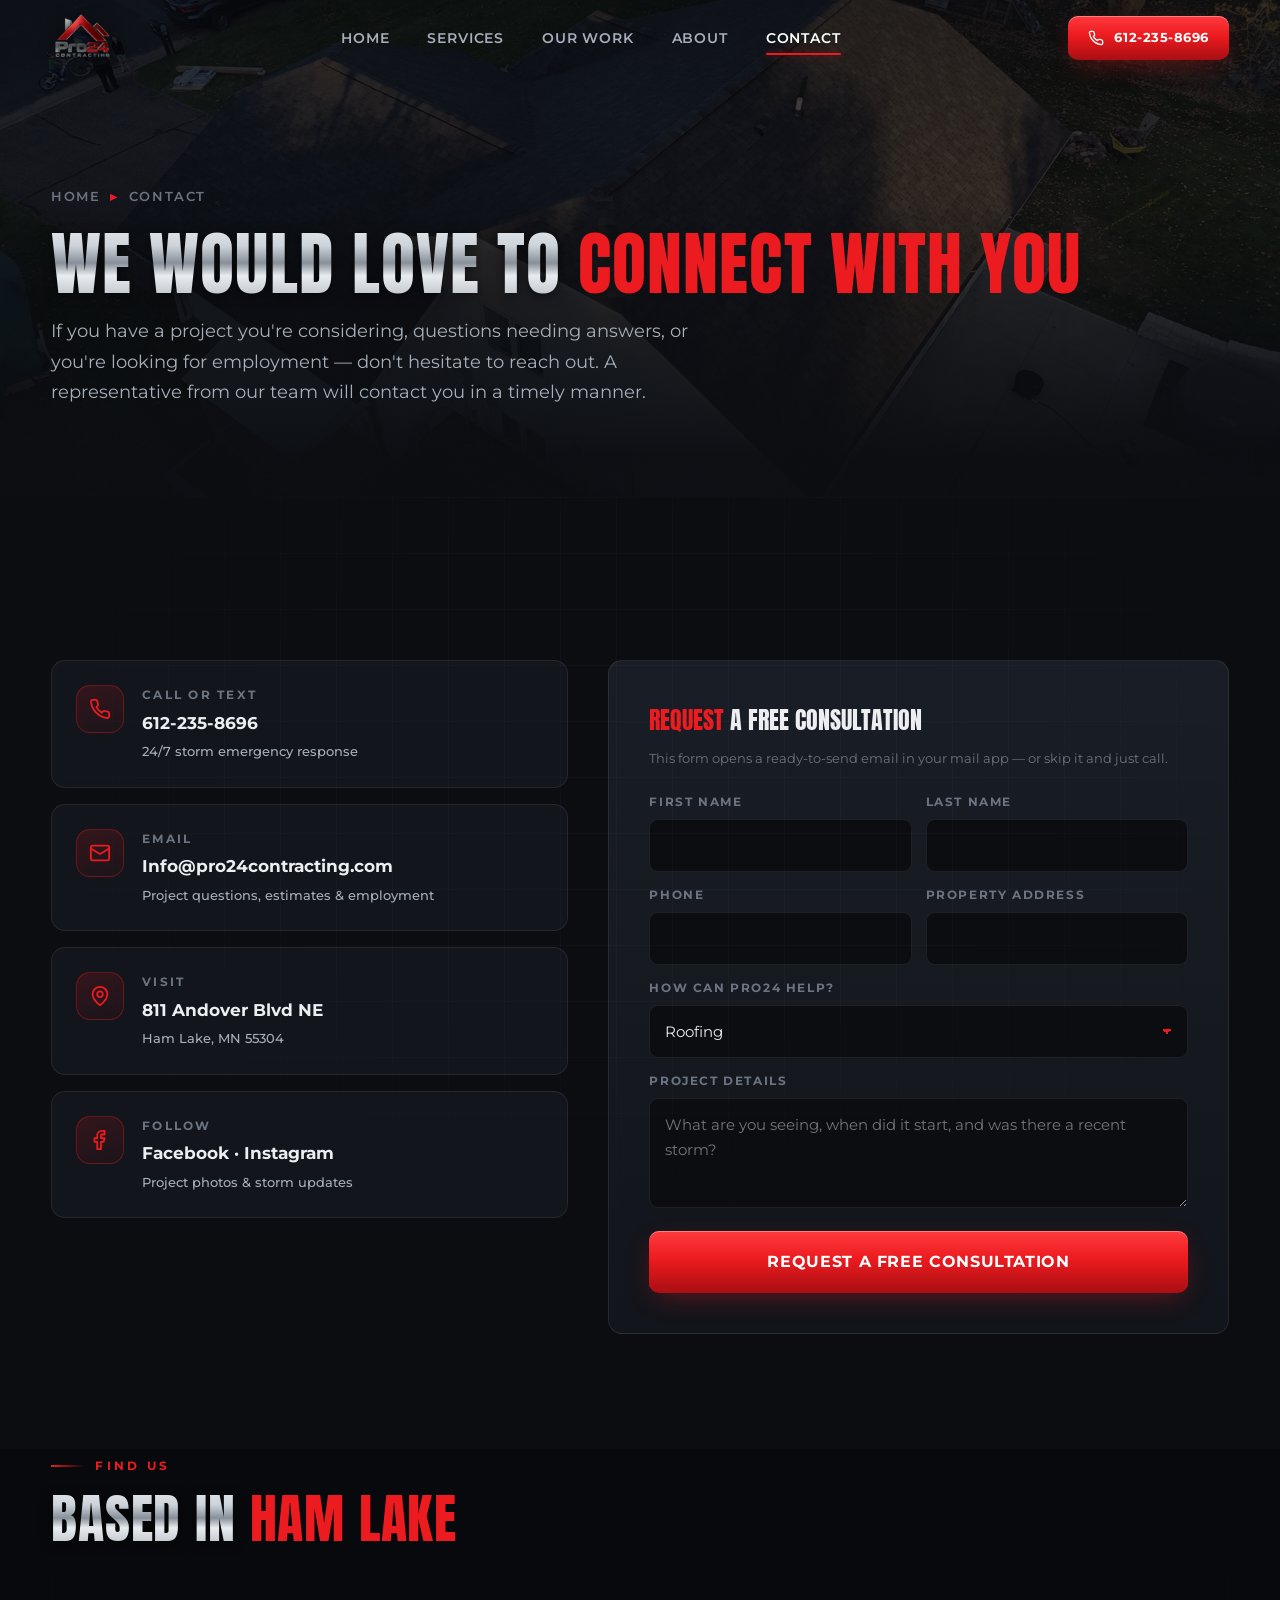
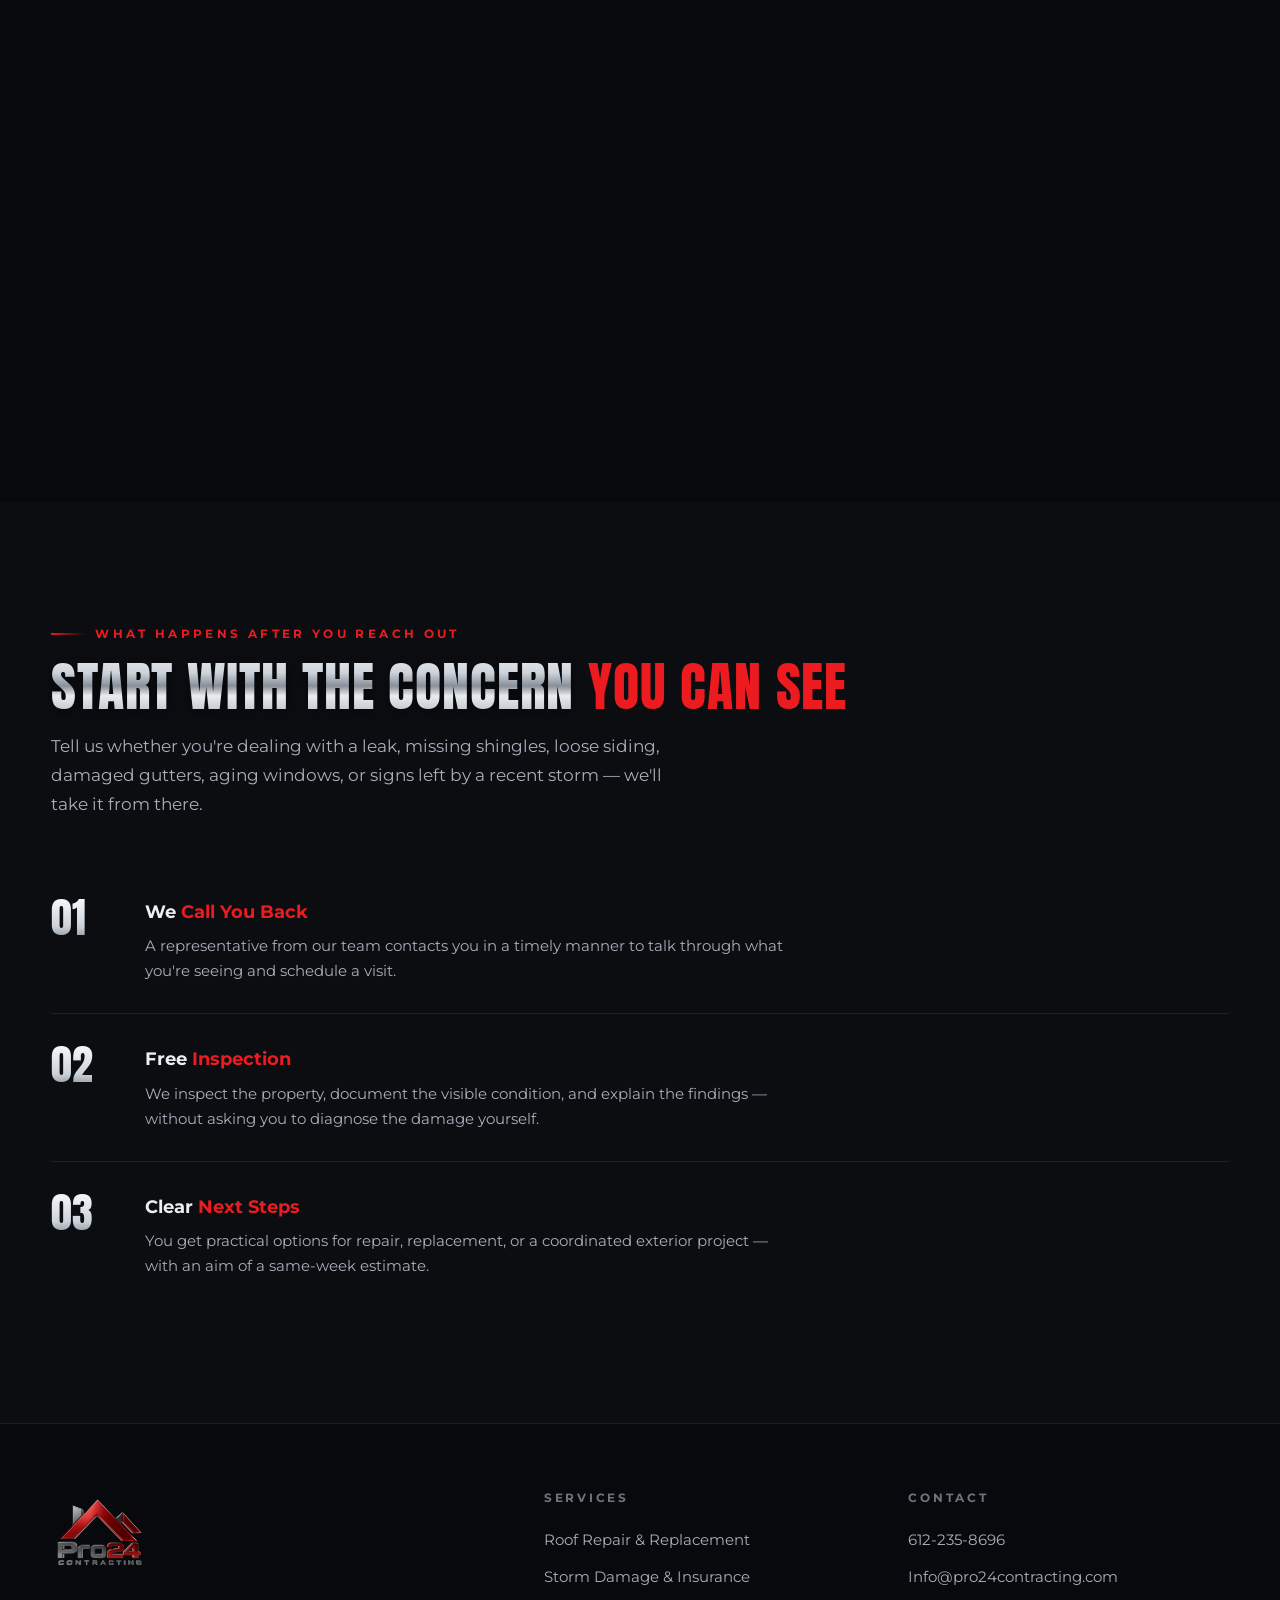
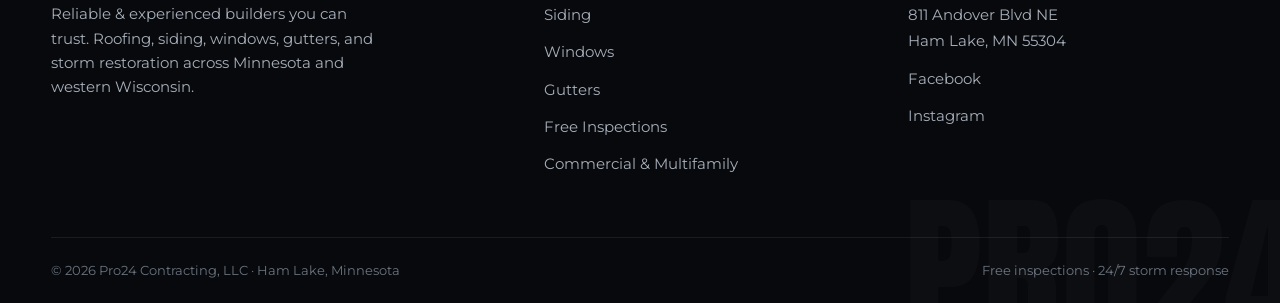
<file: contact.html>
<!DOCTYPE html>
<html lang="en">
<head>
  <meta charset="UTF-8">
  <meta name="viewport" content="width=device-width, initial-scale=1.0">
  <title>Contact Pro24 Contracting — Free Inspections | 612-235-8696</title>
  <meta name="description" content="Contact Pro24 Contracting in Ham Lake, MN. Call 612-235-8696 or request a free consultation — roofing, siding, windows, gutters, and storm restoration.">
  <meta name="theme-color" content="#0b0d11">
  <link rel="icon" type="image/png" href="assets/img/favicon.png">
  <link rel="preconnect" href="https://fonts.googleapis.com">
  <link rel="preconnect" href="https://fonts.gstatic.com" crossorigin>
  <link href="https://fonts.googleapis.com/css2?family=Anton&family=Montserrat:wght@400;500;600;700;800&display=swap" rel="stylesheet">
  <link rel="stylesheet" href="assets/css/main.css">
  <style>
    .quote-form {
      background: linear-gradient(180deg, var(--bg-3), var(--bg-2));
      border: 1px solid var(--hairline);
      border-radius: var(--radius);
      padding: clamp(26px, 4vw, 40px);
    }
    .quote-form h3 { font-family: var(--font-display); font-weight: 400; text-transform: uppercase; font-size: 1.5rem; margin-bottom: 6px; }
    .quote-form .form-note { color: var(--ink-faint); font-size: 0.84rem; margin-bottom: 24px; }
    .form-row { display: grid; grid-template-columns: 1fr 1fr; gap: 14px; }
    .field { margin-bottom: 14px; }
    .field label { display: block; font-size: 0.72rem; font-weight: 700; letter-spacing: 0.14em; text-transform: uppercase; color: var(--ink-faint); margin-bottom: 7px; }
    .field input, .field select, .field textarea {
      width: 100%;
      background: var(--bg-1);
      border: 1px solid var(--hairline);
      border-radius: 9px;
      color: var(--ink);
      font: inherit;
      font-size: 0.95rem;
      padding: 13px 15px;
      transition: border-color 0.25s, box-shadow 0.25s;
    }
    .field select { appearance: none; background-image: linear-gradient(45deg, transparent 50%, var(--red) 50%), linear-gradient(135deg, var(--red) 50%, transparent 50%); background-position: calc(100% - 20px) 50%, calc(100% - 15px) 50%; background-size: 5px 5px; background-repeat: no-repeat; }
    .field input:focus, .field select:focus, .field textarea:focus {
      outline: none;
      border-color: var(--red);
      box-shadow: 0 0 0 3px rgba(236, 27, 31, 0.18);
    }
    .field textarea { min-height: 110px; resize: vertical; }
    @media (max-width: 560px) { .form-row { grid-template-columns: 1fr; gap: 0; } }
  </style>
</head>
<body>

  <header class="site-header">
    <div class="container nav-wrap">
      <a href="index.html" class="nav-logo" aria-label="Pro24 Contracting — Home">
        <img src="assets/img/logo-320.png" alt="Pro24 Contracting">
      </a>
      <nav class="nav-links" aria-label="Primary">
        <a href="index.html">Home</a>
        <a href="services.html">Services</a>
        <a href="gallery.html">Our Work</a>
        <a href="about.html">About</a>
        <a href="contact.html" class="active">Contact</a>
      </nav>
      <div class="nav-cta">
        <a class="btn btn-primary" href="tel:6122358696">
          <svg width="16" height="16" viewBox="0 0 24 24" fill="none" stroke="currentColor" stroke-width="2" stroke-linecap="round" stroke-linejoin="round"><path d="M22 16.92v3a2 2 0 0 1-2.18 2 19.79 19.79 0 0 1-8.63-3.07 19.5 19.5 0 0 1-6-6 19.79 19.79 0 0 1-3.07-8.67A2 2 0 0 1 4.11 2h3a2 2 0 0 1 2 1.72c.127.96.361 1.903.7 2.81a2 2 0 0 1-.45 2.11L8.09 9.91a16 16 0 0 0 6 6l1.27-1.27a2 2 0 0 1 2.11-.45c.907.339 1.85.573 2.81.7A2 2 0 0 1 22 16.92z"/></svg>
          612-235-8696
        </a>
      </div>
      <button class="nav-burger" aria-label="Open menu" aria-expanded="false"><span></span></button>
    </div>
  </header>

  <div class="mobile-menu">
    <a class="mm-link" href="index.html">Home</a>
    <a class="mm-link" href="services.html">Services</a>
    <a class="mm-link" href="gallery.html">Our Work</a>
    <a class="mm-link" href="about.html">About</a>
    <a class="mm-link active" href="contact.html">Contact</a>
    <div class="mm-call">
      <a class="btn btn-primary btn-lg" href="tel:6122358696" style="width:100%">Call 612-235-8696</a>
    </div>
  </div>

  <!-- ======= PAGE HERO ======= -->
  <section class="page-hero">
    <div class="hero-media"><img src="assets/img/aerial-home-dusk.jpg" alt="" aria-hidden="true"></div>
    <div class="hero-shade"></div>
    <div class="container">
      <nav class="breadcrumbs" aria-label="Breadcrumb"><a href="index.html">Home</a> <span class="sep">▸</span> <span>Contact</span></nav>
      <h1 class="display"><span class="chrome-text">We Would Love to</span> <span class="red-text">Connect With You</span></h1>
      <p class="section-lead">If you have a project you're considering, questions needing answers, or you're looking for employment — don't hesitate to reach out. A representative from our team will contact you in a timely manner.</p>
    </div>
  </section>

  <!-- ======= CONTACT ======= -->
  <section class="section grid-bg">
    <div class="container">
      <div class="contact-grid">
        <div class="contact-cards reveal-l">
          <a class="contact-card" href="tel:6122358696">
            <div class="svc-icon"><svg width="22" height="22" viewBox="0 0 24 24" fill="none" stroke="currentColor" stroke-width="2" stroke-linecap="round" stroke-linejoin="round"><path d="M22 16.92v3a2 2 0 0 1-2.18 2 19.79 19.79 0 0 1-8.63-3.07 19.5 19.5 0 0 1-6-6 19.79 19.79 0 0 1-3.07-8.67A2 2 0 0 1 4.11 2h3a2 2 0 0 1 2 1.72c.127.96.361 1.903.7 2.81a2 2 0 0 1-.45 2.11L8.09 9.91a16 16 0 0 0 6 6l1.27-1.27a2 2 0 0 1 2.11-.45c.907.339 1.85.573 2.81.7A2 2 0 0 1 22 16.92z"/></svg></div>
            <div><h3>Call or Text</h3><p>612-235-8696</p><small>24/7 storm emergency response</small></div>
          </a>
          <a class="contact-card" href="mailto:Info@pro24contracting.com">
            <div class="svc-icon"><svg width="22" height="22" viewBox="0 0 24 24" fill="none" stroke="currentColor" stroke-width="2" stroke-linecap="round" stroke-linejoin="round"><rect x="2" y="4" width="20" height="16" rx="2"/><path d="m22 7-10 6L2 7"/></svg></div>
            <div><h3>Email</h3><p>Info@pro24contracting.com</p><small>Project questions, estimates &amp; employment</small></div>
          </a>
          <a class="contact-card" href="https://www.google.com/maps/search/?api=1&amp;query=811+Andover+Blvd+NE%2C+Ham+Lake%2C+MN+55304" target="_blank" rel="noopener">
            <div class="svc-icon"><svg width="22" height="22" viewBox="0 0 24 24" fill="none" stroke="currentColor" stroke-width="2" stroke-linecap="round" stroke-linejoin="round"><path d="M20 10c0 6-8 12-8 12s-8-6-8-12a8 8 0 0 1 16 0Z"/><circle cx="12" cy="10" r="3"/></svg></div>
            <div><h3>Visit</h3><p>811 Andover Blvd NE</p><small>Ham Lake, MN 55304</small></div>
          </a>
          <div class="contact-card">
            <div class="svc-icon"><svg width="22" height="22" viewBox="0 0 24 24" fill="none" stroke="currentColor" stroke-width="2" stroke-linecap="round" stroke-linejoin="round"><path d="M17 2h-3a5 5 0 0 0-5 5v3H6v4h3v8h4v-8h3l1-4h-4V7a1 1 0 0 1 1-1h3z"/></svg></div>
            <div><h3>Follow</h3>
              <p><a href="https://www.facebook.com/Pro24Contracting" target="_blank" rel="noopener" style="color:inherit;">Facebook</a> &middot; <a href="https://www.instagram.com/pro24contracting/" target="_blank" rel="noopener" style="color:inherit;">Instagram</a></p>
              <small>Project photos &amp; storm updates</small>
            </div>
          </div>
        </div>

        <div class="quote-form reveal-r">
          <h3><span class="red-text">Request</span> a Free Consultation</h3>
          <p class="form-note">This form opens a ready-to-send email in your mail app — or skip it and just call.</p>
          <form id="quoteForm">
            <div class="form-row">
              <div class="field"><label for="fn">First Name</label><input id="fn" name="fn" type="text" autocomplete="given-name" required></div>
              <div class="field"><label for="ln">Last Name</label><input id="ln" name="ln" type="text" autocomplete="family-name" required></div>
            </div>
            <div class="form-row">
              <div class="field"><label for="ph">Phone</label><input id="ph" name="ph" type="tel" autocomplete="tel"></div>
              <div class="field"><label for="addr">Property Address</label><input id="addr" name="addr" type="text" autocomplete="street-address"></div>
            </div>
            <div class="field">
              <label for="svc">How Can Pro24 Help?</label>
              <select id="svc" name="svc">
                <option>Roofing</option>
                <option>Siding</option>
                <option>Windows</option>
                <option>Gutters</option>
                <option>Storm damage</option>
                <option>Inspection</option>
                <option>Other</option>
              </select>
            </div>
            <div class="field"><label for="msg">Project Details</label><textarea id="msg" name="msg" placeholder="What are you seeing, when did it start, and was there a recent storm?"></textarea></div>
            <button class="btn btn-primary btn-lg" type="submit" style="width:100%;">Request a Free Consultation</button>
          </form>
        </div>
      </div>
    </div>
  </section>

  <!-- ======= MAP ======= -->
  <section class="section section-dark" style="padding-top:0;">
    <div class="container">
      <span class="eyebrow reveal">Find Us</span>
      <h2 class="display section-title reveal"><span class="chrome-text">Based in</span> <span class="red-text">Ham Lake</span></h2>
      <div class="map-frame reveal">
        <iframe src="https://www.google.com/maps?q=811+Andover+Blvd+NE,+Ham+Lake,+MN+55304&amp;output=embed" title="Map to Pro24 Contracting, 811 Andover Blvd NE, Ham Lake, MN" loading="lazy" referrerpolicy="no-referrer-when-downgrade" allowfullscreen></iframe>
      </div>
    </div>
  </section>

  <!-- ======= WHAT HAPPENS NEXT ======= -->
  <section class="section">
    <div class="container">
      <span class="eyebrow reveal">What Happens After You Reach Out</span>
      <h2 class="display section-title reveal"><span class="chrome-text">Start With the Concern</span> <span class="red-text">You Can See</span></h2>
      <p class="section-lead reveal">Tell us whether you're dealing with a leak, missing shingles, loose siding, damaged gutters, aging windows, or signs left by a recent storm — we'll take it from there.</p>
      <div class="steps">
        <div class="step reveal">
          <div class="step-num">01</div>
          <div><h3>We <span>Call You Back</span></h3><p>A representative from our team contacts you in a timely manner to talk through what you're seeing and schedule a visit.</p></div>
        </div>
        <div class="step reveal">
          <div class="step-num">02</div>
          <div><h3>Free <span>Inspection</span></h3><p>We inspect the property, document the visible condition, and explain the findings — without asking you to diagnose the damage yourself.</p></div>
        </div>
        <div class="step reveal">
          <div class="step-num">03</div>
          <div><h3>Clear <span>Next Steps</span></h3><p>You get practical options for repair, replacement, or a coordinated exterior project — with an aim of a same-week estimate.</p></div>
        </div>
      </div>
    </div>
  </section>

  <!-- ======= FOOTER ======= -->
  <footer class="site-footer">
    <div class="container footer-grid">
      <div class="footer-brand">
        <img src="assets/img/logo-720.png" alt="Pro24 Contracting" loading="lazy">
        <p>Reliable &amp; experienced builders you can trust. Roofing, siding, windows, gutters, and storm restoration across Minnesota and western Wisconsin.</p>
      </div>
      <div class="footer-col">
        <h4>Services</h4>
        <ul>
          <li><a href="services.html#roofing">Roof Repair &amp; Replacement</a></li>
          <li><a href="services.html#storm">Storm Damage &amp; Insurance</a></li>
          <li><a href="services.html#siding">Siding</a></li>
          <li><a href="services.html#windows">Windows</a></li>
          <li><a href="services.html#gutters">Gutters</a></li>
          <li><a href="services.html#inspections">Free Inspections</a></li>
          <li><a href="services.html#commercial">Commercial &amp; Multifamily</a></li>
        </ul>
      </div>
      <div class="footer-col">
        <h4>Contact</h4>
        <ul>
          <li><a href="tel:6122358696">612-235-8696</a></li>
          <li><a href="mailto:Info@pro24contracting.com">Info@pro24contracting.com</a></li>
          <li><a href="contact.html">811 Andover Blvd NE<br>Ham Lake, MN 55304</a></li>
          <li><a href="https://www.facebook.com/Pro24Contracting" target="_blank" rel="noopener">Facebook</a></li>
          <li><a href="https://www.instagram.com/pro24contracting/" target="_blank" rel="noopener">Instagram</a></li>
        </ul>
      </div>
    </div>
    <div class="container footer-bottom">
      <span>&copy; <span data-year>2026</span> Pro24 Contracting, LLC &middot; Ham Lake, Minnesota</span>
      <span>Free inspections &middot; 24/7 storm response</span>
    </div>
    <div class="footer-watermark" aria-hidden="true">PRO24</div>
  </footer>

  <div class="callbar">
    <a class="cb-call" href="tel:6122358696">
      <svg width="16" height="16" viewBox="0 0 24 24" fill="none" stroke="currentColor" stroke-width="2" stroke-linecap="round" stroke-linejoin="round"><path d="M22 16.92v3a2 2 0 0 1-2.18 2 19.79 19.79 0 0 1-8.63-3.07 19.5 19.5 0 0 1-6-6 19.79 19.79 0 0 1-3.07-8.67A2 2 0 0 1 4.11 2h3a2 2 0 0 1 2 1.72c.127.96.361 1.903.7 2.81a2 2 0 0 1-.45 2.11L8.09 9.91a16 16 0 0 0 6 6l1.27-1.27a2 2 0 0 1 2.11-.45c.907.339 1.85.573 2.81.7A2 2 0 0 1 22 16.92z"/></svg>
      Call Now
    </a>
    <a class="cb-quote" href="tel:6122358696">Free Inspection</a>
  </div>

  <script src="assets/js/main.js"></script>
  <script>
    // Static-site form: composes a prefilled email in the visitor's mail app (no backend required).
    document.getElementById("quoteForm").addEventListener("submit", function (e) {
      e.preventDefault();
      var v = function (id) { return document.getElementById(id).value.trim(); };
      var subject = "Free Consultation Request — " + v("svc") + " (" + v("fn") + " " + v("ln") + ")";
      var body =
        "Name: " + v("fn") + " " + v("ln") + "\n" +
        "Phone: " + (v("ph") || "-") + "\n" +
        "Property address: " + (v("addr") || "-") + "\n" +
        "Service: " + v("svc") + "\n\n" +
        "Project details:\n" + (v("msg") || "-");
      window.location.href = "mailto:Info@pro24contracting.com?subject=" +
        encodeURIComponent(subject) + "&body=" + encodeURIComponent(body);
    });
  </script>
</body>
</html>
</file>
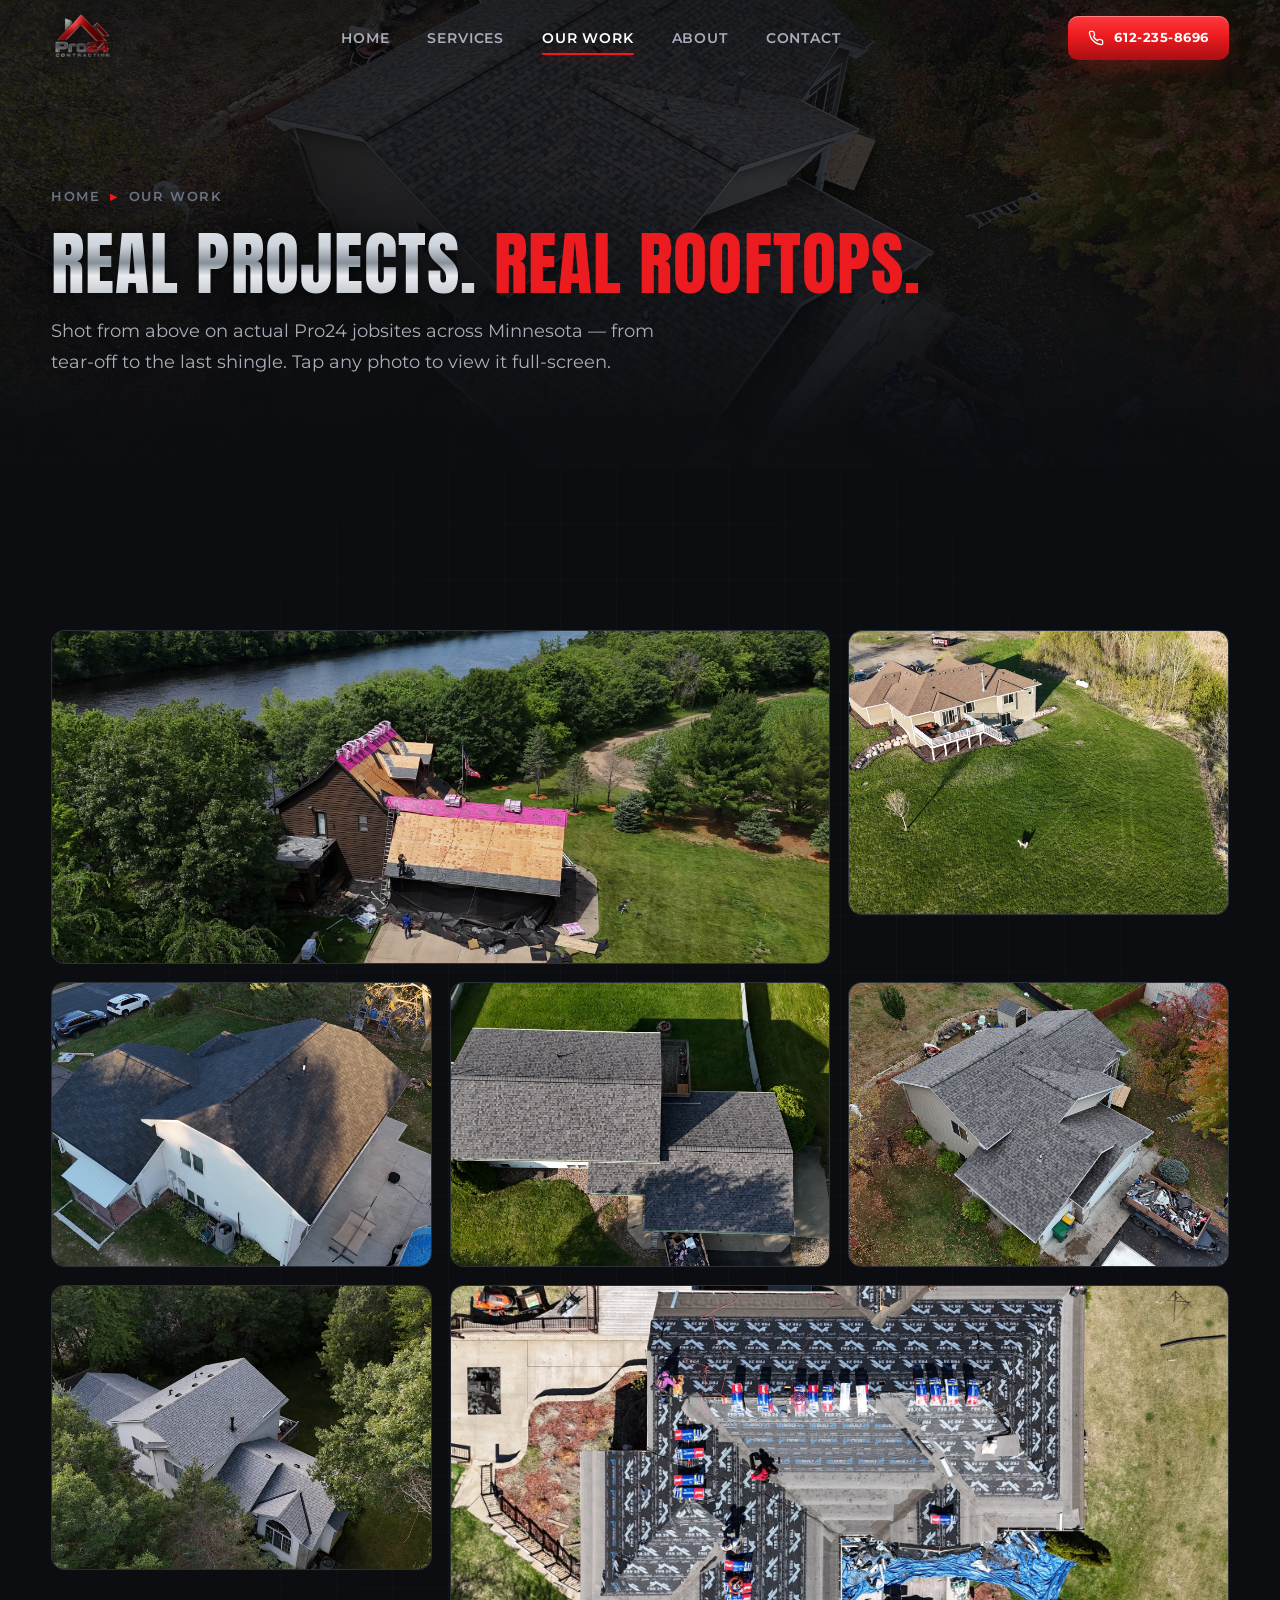
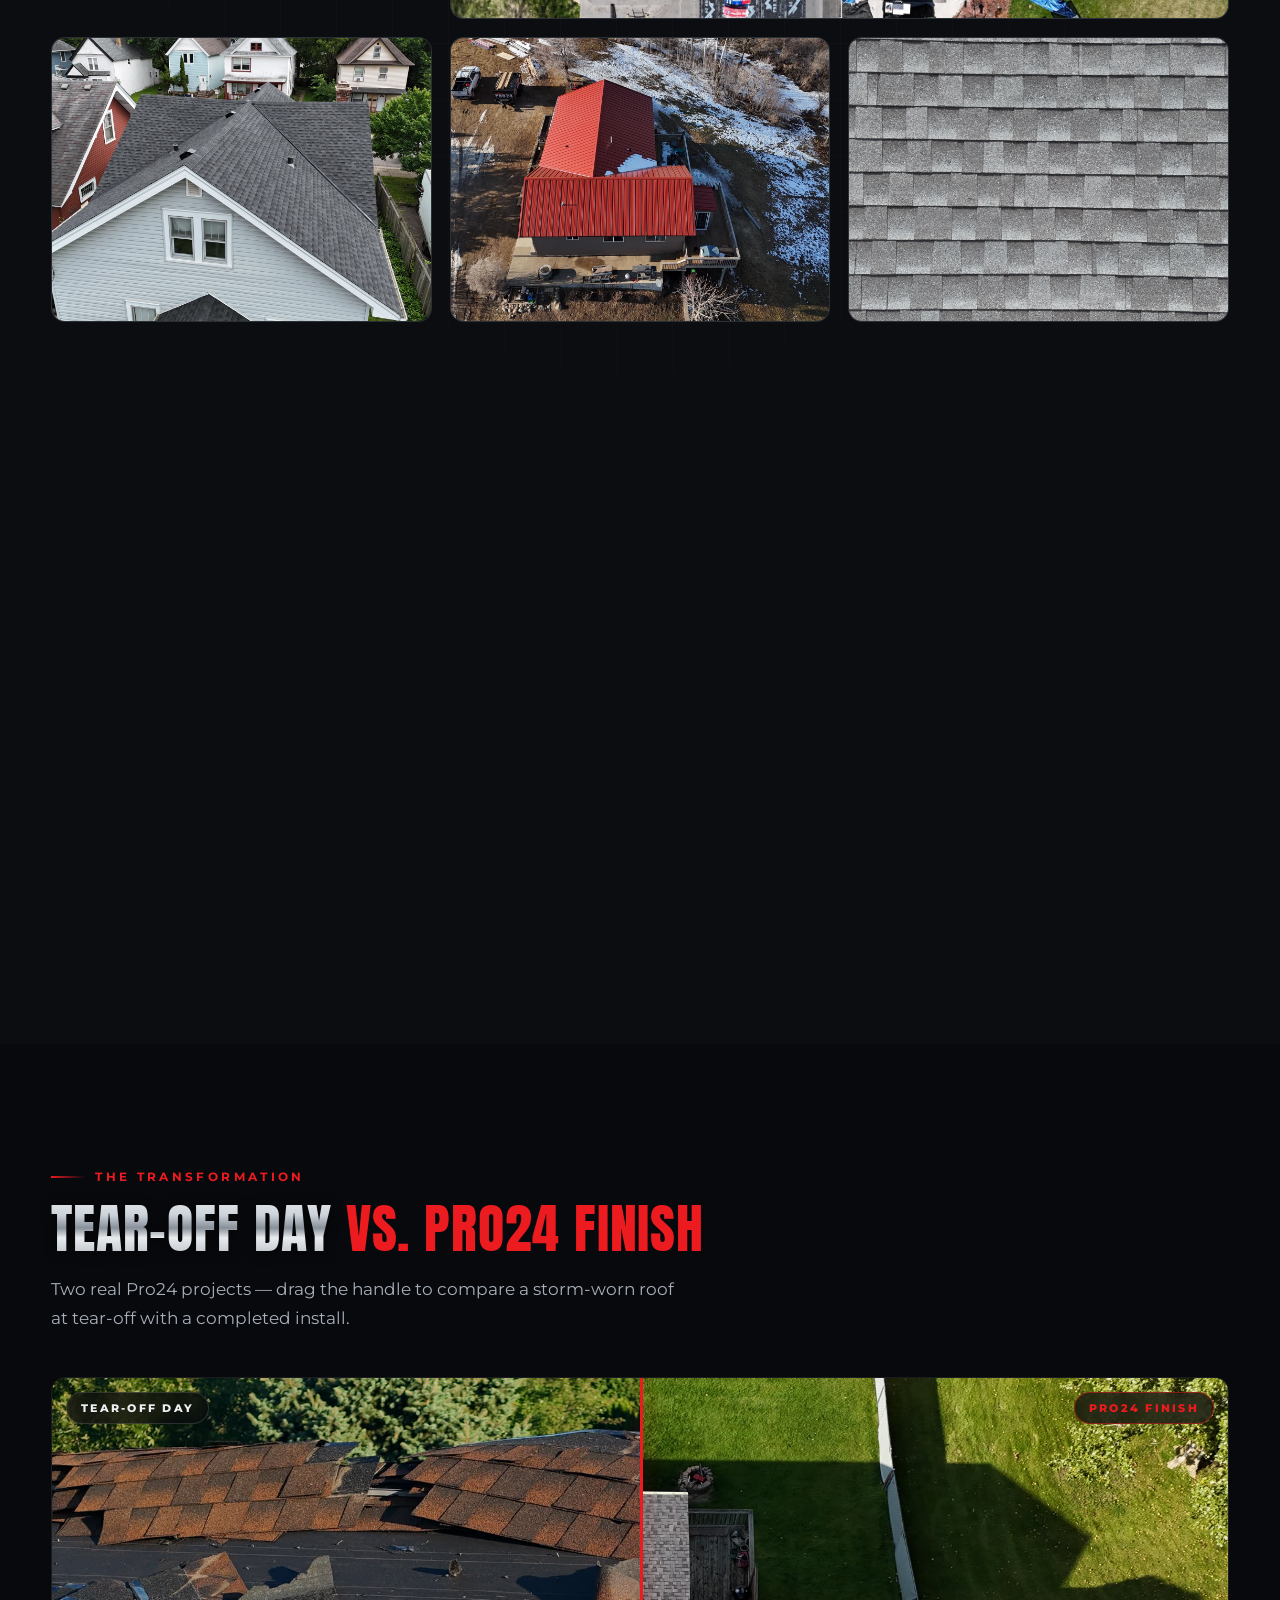
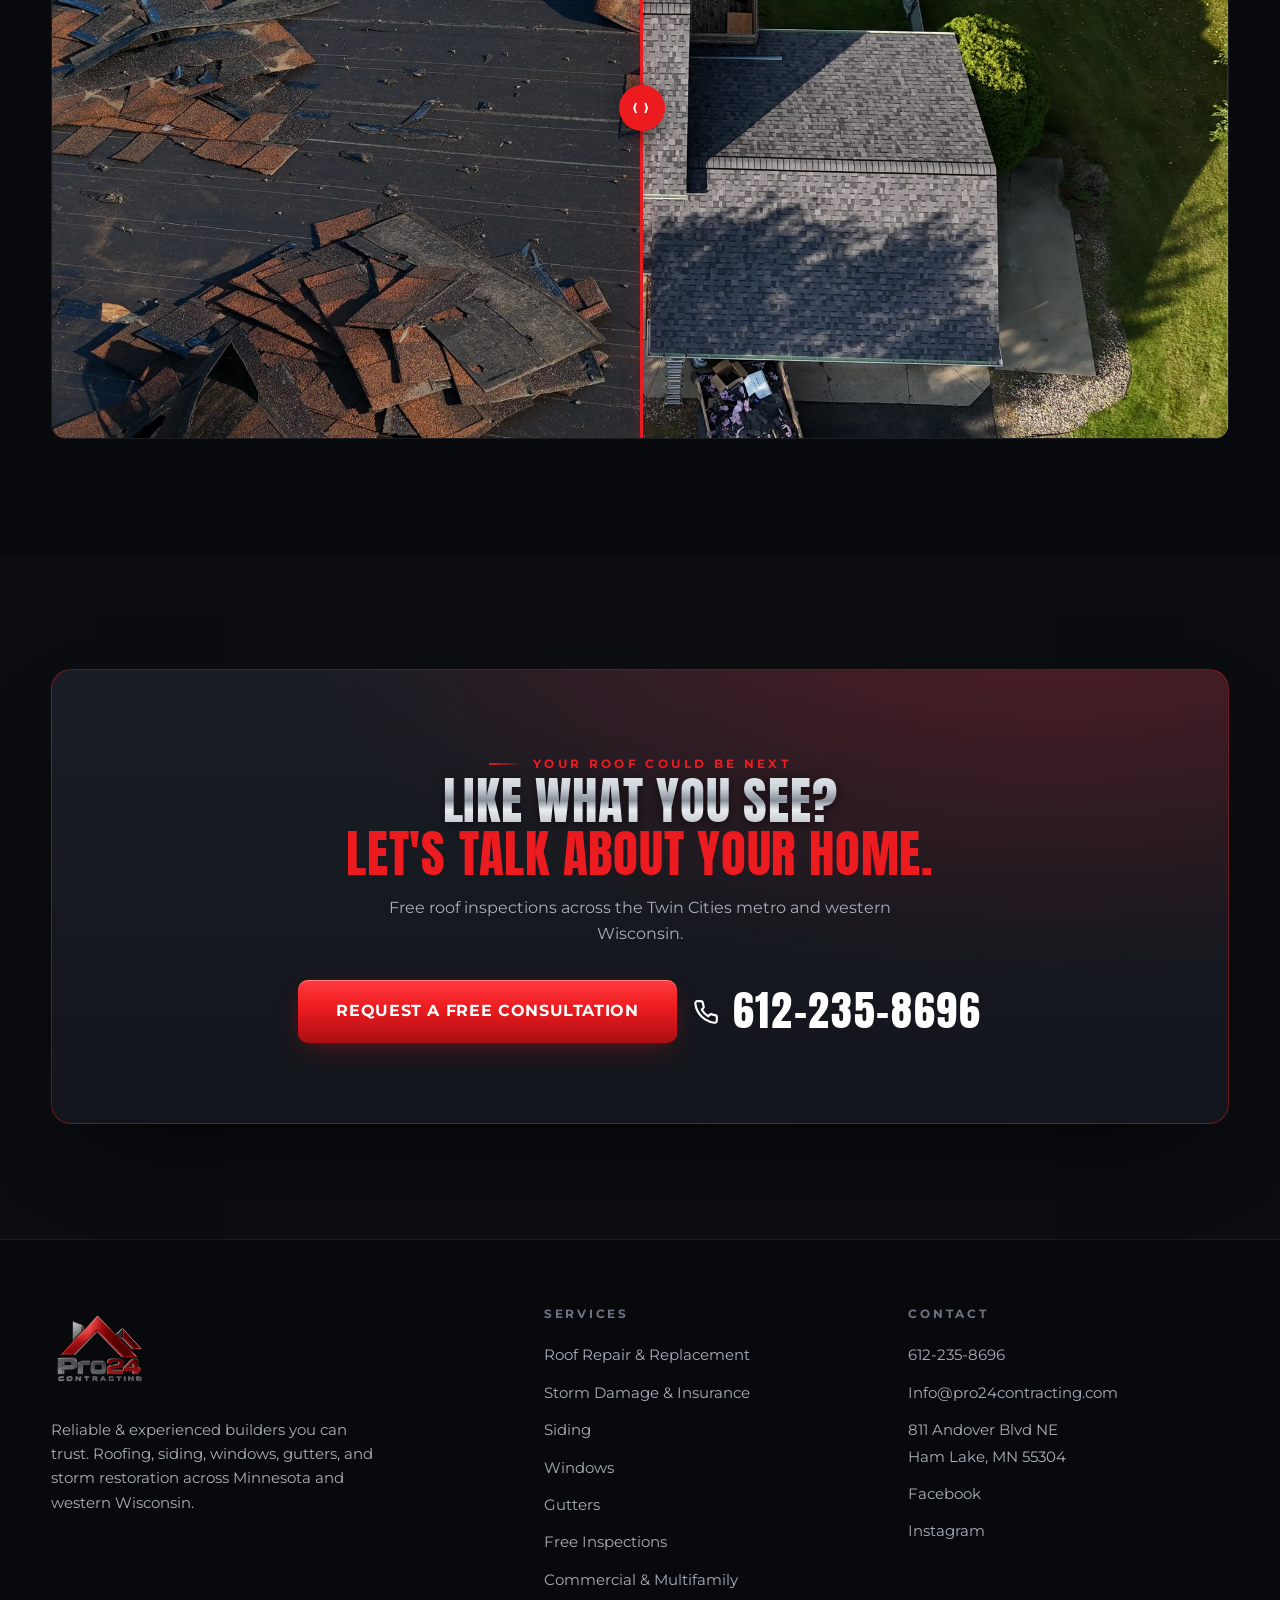
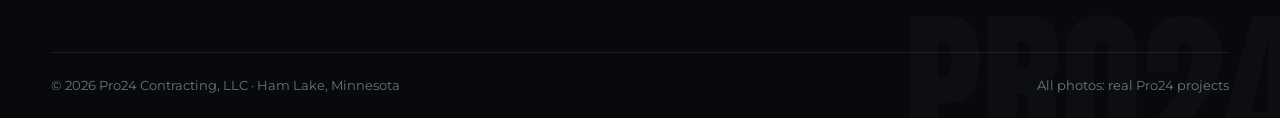
<file: gallery.html>
<!DOCTYPE html>
<html lang="en">
<head>
  <meta charset="UTF-8">
  <meta name="viewport" content="width=device-width, initial-scale=1.0">
  <title>Our Work — Project Gallery | Pro24 Contracting</title>
  <meta name="description" content="Drone photos of real Pro24 Contracting projects across Minnesota: roof replacements, storm restoration, metal roofing, and crews at work.">
  <meta name="theme-color" content="#0b0d11">
  <link rel="icon" type="image/png" href="assets/img/favicon.png">
  <link rel="preconnect" href="https://fonts.googleapis.com">
  <link rel="preconnect" href="https://fonts.gstatic.com" crossorigin>
  <link href="https://fonts.googleapis.com/css2?family=Anton&family=Montserrat:wght@400;500;600;700;800&display=swap" rel="stylesheet">
  <link rel="stylesheet" href="assets/css/main.css">
</head>
<body>

  <header class="site-header">
    <div class="container nav-wrap">
      <a href="index.html" class="nav-logo" aria-label="Pro24 Contracting — Home">
        <img src="assets/img/logo-320.png" alt="Pro24 Contracting">
      </a>
      <nav class="nav-links" aria-label="Primary">
        <a href="index.html">Home</a>
        <a href="services.html">Services</a>
        <a href="gallery.html" class="active">Our Work</a>
        <a href="about.html">About</a>
        <a href="contact.html">Contact</a>
      </nav>
      <div class="nav-cta">
        <a class="btn btn-primary" href="tel:6122358696">
          <svg width="16" height="16" viewBox="0 0 24 24" fill="none" stroke="currentColor" stroke-width="2" stroke-linecap="round" stroke-linejoin="round"><path d="M22 16.92v3a2 2 0 0 1-2.18 2 19.79 19.79 0 0 1-8.63-3.07 19.5 19.5 0 0 1-6-6 19.79 19.79 0 0 1-3.07-8.67A2 2 0 0 1 4.11 2h3a2 2 0 0 1 2 1.72c.127.96.361 1.903.7 2.81a2 2 0 0 1-.45 2.11L8.09 9.91a16 16 0 0 0 6 6l1.27-1.27a2 2 0 0 1 2.11-.45c.907.339 1.85.573 2.81.7A2 2 0 0 1 22 16.92z"/></svg>
          612-235-8696
        </a>
      </div>
      <button class="nav-burger" aria-label="Open menu" aria-expanded="false"><span></span></button>
    </div>
  </header>

  <div class="mobile-menu">
    <a class="mm-link" href="index.html">Home</a>
    <a class="mm-link" href="services.html">Services</a>
    <a class="mm-link active" href="gallery.html">Our Work</a>
    <a class="mm-link" href="about.html">About</a>
    <a class="mm-link" href="contact.html">Contact</a>
    <div class="mm-call">
      <a class="btn btn-primary btn-lg" href="tel:6122358696" style="width:100%">Call 612-235-8696</a>
    </div>
  </div>

  <!-- ======= PAGE HERO ======= -->
  <section class="page-hero">
    <div class="hero-media"><img src="assets/img/aerial-home-fall-colors.jpg" alt="" aria-hidden="true"></div>
    <div class="hero-shade"></div>
    <div class="container">
      <nav class="breadcrumbs" aria-label="Breadcrumb"><a href="index.html">Home</a> <span class="sep">▸</span> <span>Our Work</span></nav>
      <h1 class="display"><span class="chrome-text">Real Projects.</span> <span class="red-text">Real Rooftops.</span></h1>
      <p class="section-lead">Shot from above on actual Pro24 jobsites across Minnesota — from tear-off to the last shingle. Tap any photo to view it full-screen.</p>
    </div>
  </section>

  <!-- ======= GALLERY GRID ======= -->
  <section class="section grid-bg">
    <div class="container">
      <div class="photo-grid">
        <figure class="photo-card wide reveal">
          <img src="assets/img/hero-aerial.jpg" alt="Aerial view of a riverside home mid roof-replacement with Pro24 underlayment" loading="lazy">
          <figcaption>Riverside Re-Roof in Progress</figcaption>
        </figure>
        <figure class="photo-card reveal">
          <img src="assets/img/aerial-home-golden-hour.jpg" alt="Completed roof replacement at golden hour on a country lot" loading="lazy">
          <figcaption>Golden Hour — Completed Roof</figcaption>
        </figure>
        <figure class="photo-card reveal d1">
          <img src="assets/img/aerial-home-dusk.jpg" alt="Finished roof at dusk with warm evening light" loading="lazy">
          <figcaption>Dusk Over a Fresh Install</figcaption>
        </figure>
        <figure class="photo-card reveal">
          <img src="assets/img/aerial-roof-topdown-complete.jpg" alt="Top-down aerial of a crisp finished dark-gray roof" loading="lazy">
          <figcaption>Top-Down: Finished Install</figcaption>
        </figure>
        <figure class="photo-card reveal d1">
          <img src="assets/img/aerial-home-fall-colors.jpg" alt="New roof framed by red and orange fall trees" loading="lazy">
          <figcaption>New Roof, Minnesota Fall</figcaption>
        </figure>
        <figure class="photo-card reveal d2">
          <img src="assets/img/aerial-home-wooded-lot.jpg" alt="Light-gray roof on a white home surrounded by trees" loading="lazy">
          <figcaption>Wooded-Lot Home, New Roof</figcaption>
        </figure>
        <figure class="photo-card wide reveal">
          <img src="assets/img/crew-underlayment-pro24-branded.jpg" alt="Entire roof covered in Pro24-branded underlayment with crew working" loading="lazy">
          <figcaption>Pro24 Underlayment Down — Crew at Work</figcaption>
        </figure>
        <figure class="photo-card reveal">
          <img src="assets/img/roof-replacement-city-neighborhood.jpg" alt="New charcoal roof in an established city neighborhood" loading="lazy">
          <figcaption>City Neighborhood Replacement</figcaption>
        </figure>
        <figure class="photo-card reveal d1">
          <img src="assets/img/metal-roof-red-winter.jpg" alt="Finished red standing-seam metal roof in winter" loading="lazy">
          <figcaption>Standing-Seam Metal, Winter Build</figcaption>
        </figure>
        <figure class="photo-card reveal d2">
          <img src="assets/img/roof-closeup-shingles.jpg" alt="Close-up detail of freshly installed shingles" loading="lazy">
          <figcaption>Fresh Shingle Detail</figcaption>
        </figure>
        <figure class="photo-card reveal">
          <img src="assets/img/storm-damaged-shingles-tearoff.jpg" alt="Storm-damaged shingles mid tear-off" loading="lazy">
          <figcaption>Storm Damage at Tear-Off</figcaption>
        </figure>
        <figure class="photo-card reveal d1">
          <img src="assets/img/full-tearoff-deck-crew.jpg" alt="Crew on a roof stripped to bare decking" loading="lazy">
          <figcaption>Stripped to the Deck</figcaption>
        </figure>
        <figure class="photo-card reveal d2">
          <img src="assets/img/roofing-crew-pink-underlayment.jpg" alt="Crew shingling over Pro24 logo underlayment" loading="lazy">
          <figcaption>Shingles Going Down</figcaption>
        </figure>
        <figure class="photo-card reveal">
          <img src="assets/img/pro24-trailer-jobsite.jpg" alt="Red Pro24 Contracting trailer at an active jobsite" loading="lazy">
          <figcaption>On the Jobsite</figcaption>
        </figure>
      </div>
    </div>
  </section>

  <!-- ======= BEFORE / AFTER ======= -->
  <section class="section section-dark">
    <div class="container">
      <span class="eyebrow reveal">The Transformation</span>
      <h2 class="display section-title reveal"><span class="chrome-text">Tear-Off Day</span> <span class="red-text">vs. Pro24 Finish</span></h2>
      <p class="section-lead reveal">Two real Pro24 projects — drag the handle to compare a storm-worn roof at tear-off with a completed install.</p>
      <div class="ba-wrap reveal" style="margin-top:44px;" aria-label="Before and after comparison — drag the handle">
        <img class="ba-before" src="assets/img/storm-damaged-shingles-tearoff.jpg" alt="Storm-damaged shingles being torn off a roof">
        <img class="ba-after" src="assets/img/aerial-roof-topdown-complete.jpg" alt="Completed new roof installed by Pro24 Contracting, seen from above">
        <div class="ba-handle" aria-hidden="true"></div>
        <span class="ba-tag before">Tear-Off Day</span>
        <span class="ba-tag after">Pro24 Finish</span>
      </div>
    </div>
  </section>

  <!-- ======= CTA ======= -->
  <section class="section">
    <div class="container">
      <div class="cta-banner reveal">
        <span class="eyebrow" style="justify-content:center;">Your Roof Could Be Next</span>
        <h2 class="display"><span class="chrome-text">Like What You See?</span><br><span class="red-text">Let's Talk About Your Home.</span></h2>
        <p>Free roof inspections across the Twin Cities metro and western Wisconsin.</p>
        <div style="display:flex;flex-wrap:wrap;gap:16px;justify-content:center;align-items:center;">
          <a class="btn btn-primary btn-lg" href="contact.html">Request a Free Consultation</a>
          <a class="cta-phone" href="tel:6122358696">
            <svg width="26" height="26" viewBox="0 0 24 24" fill="none" stroke="currentColor" stroke-width="2" stroke-linecap="round" stroke-linejoin="round"><path d="M22 16.92v3a2 2 0 0 1-2.18 2 19.79 19.79 0 0 1-8.63-3.07 19.5 19.5 0 0 1-6-6 19.79 19.79 0 0 1-3.07-8.67A2 2 0 0 1 4.11 2h3a2 2 0 0 1 2 1.72c.127.96.361 1.903.7 2.81a2 2 0 0 1-.45 2.11L8.09 9.91a16 16 0 0 0 6 6l1.27-1.27a2 2 0 0 1 2.11-.45c.907.339 1.85.573 2.81.7A2 2 0 0 1 22 16.92z"/></svg>
            612-235-8696
          </a>
        </div>
      </div>
    </div>
  </section>

  <!-- ======= FOOTER ======= -->
  <footer class="site-footer">
    <div class="container footer-grid">
      <div class="footer-brand">
        <img src="assets/img/logo-720.png" alt="Pro24 Contracting" loading="lazy">
        <p>Reliable &amp; experienced builders you can trust. Roofing, siding, windows, gutters, and storm restoration across Minnesota and western Wisconsin.</p>
      </div>
      <div class="footer-col">
        <h4>Services</h4>
        <ul>
          <li><a href="services.html#roofing">Roof Repair &amp; Replacement</a></li>
          <li><a href="services.html#storm">Storm Damage &amp; Insurance</a></li>
          <li><a href="services.html#siding">Siding</a></li>
          <li><a href="services.html#windows">Windows</a></li>
          <li><a href="services.html#gutters">Gutters</a></li>
          <li><a href="services.html#inspections">Free Inspections</a></li>
          <li><a href="services.html#commercial">Commercial &amp; Multifamily</a></li>
        </ul>
      </div>
      <div class="footer-col">
        <h4>Contact</h4>
        <ul>
          <li><a href="tel:6122358696">612-235-8696</a></li>
          <li><a href="mailto:Info@pro24contracting.com">Info@pro24contracting.com</a></li>
          <li><a href="contact.html">811 Andover Blvd NE<br>Ham Lake, MN 55304</a></li>
          <li><a href="https://www.facebook.com/Pro24Contracting" target="_blank" rel="noopener">Facebook</a></li>
          <li><a href="https://www.instagram.com/pro24contracting/" target="_blank" rel="noopener">Instagram</a></li>
        </ul>
      </div>
    </div>
    <div class="container footer-bottom">
      <span>&copy; <span data-year>2026</span> Pro24 Contracting, LLC &middot; Ham Lake, Minnesota</span>
      <span>All photos: real Pro24 projects</span>
    </div>
    <div class="footer-watermark" aria-hidden="true">PRO24</div>
  </footer>

  <!-- ======= LIGHTBOX ======= -->
  <div class="lightbox" role="dialog" aria-modal="true" aria-label="Photo viewer">
    <img alt="">
    <button class="lb-close" aria-label="Close"><svg width="20" height="20" viewBox="0 0 24 24" fill="none" stroke="currentColor" stroke-width="2.4" stroke-linecap="round"><line x1="18" y1="6" x2="6" y2="18"/><line x1="6" y1="6" x2="18" y2="18"/></svg></button>
    <button class="lb-prev" aria-label="Previous photo"><svg width="20" height="20" viewBox="0 0 24 24" fill="none" stroke="currentColor" stroke-width="2.4" stroke-linecap="round" stroke-linejoin="round"><polyline points="15 18 9 12 15 6"/></svg></button>
    <button class="lb-next" aria-label="Next photo"><svg width="20" height="20" viewBox="0 0 24 24" fill="none" stroke="currentColor" stroke-width="2.4" stroke-linecap="round" stroke-linejoin="round"><polyline points="9 18 15 12 9 6"/></svg></button>
    <div class="lb-caption"></div>
  </div>

  <div class="callbar">
    <a class="cb-call" href="tel:6122358696">
      <svg width="16" height="16" viewBox="0 0 24 24" fill="none" stroke="currentColor" stroke-width="2" stroke-linecap="round" stroke-linejoin="round"><path d="M22 16.92v3a2 2 0 0 1-2.18 2 19.79 19.79 0 0 1-8.63-3.07 19.5 19.5 0 0 1-6-6 19.79 19.79 0 0 1-3.07-8.67A2 2 0 0 1 4.11 2h3a2 2 0 0 1 2 1.72c.127.96.361 1.903.7 2.81a2 2 0 0 1-.45 2.11L8.09 9.91a16 16 0 0 0 6 6l1.27-1.27a2 2 0 0 1 2.11-.45c.907.339 1.85.573 2.81.7A2 2 0 0 1 22 16.92z"/></svg>
      Call Now
    </a>
    <a class="cb-quote" href="contact.html">Free Inspection</a>
  </div>

  <script src="assets/js/main.js"></script>
</body>
</html>
</file>
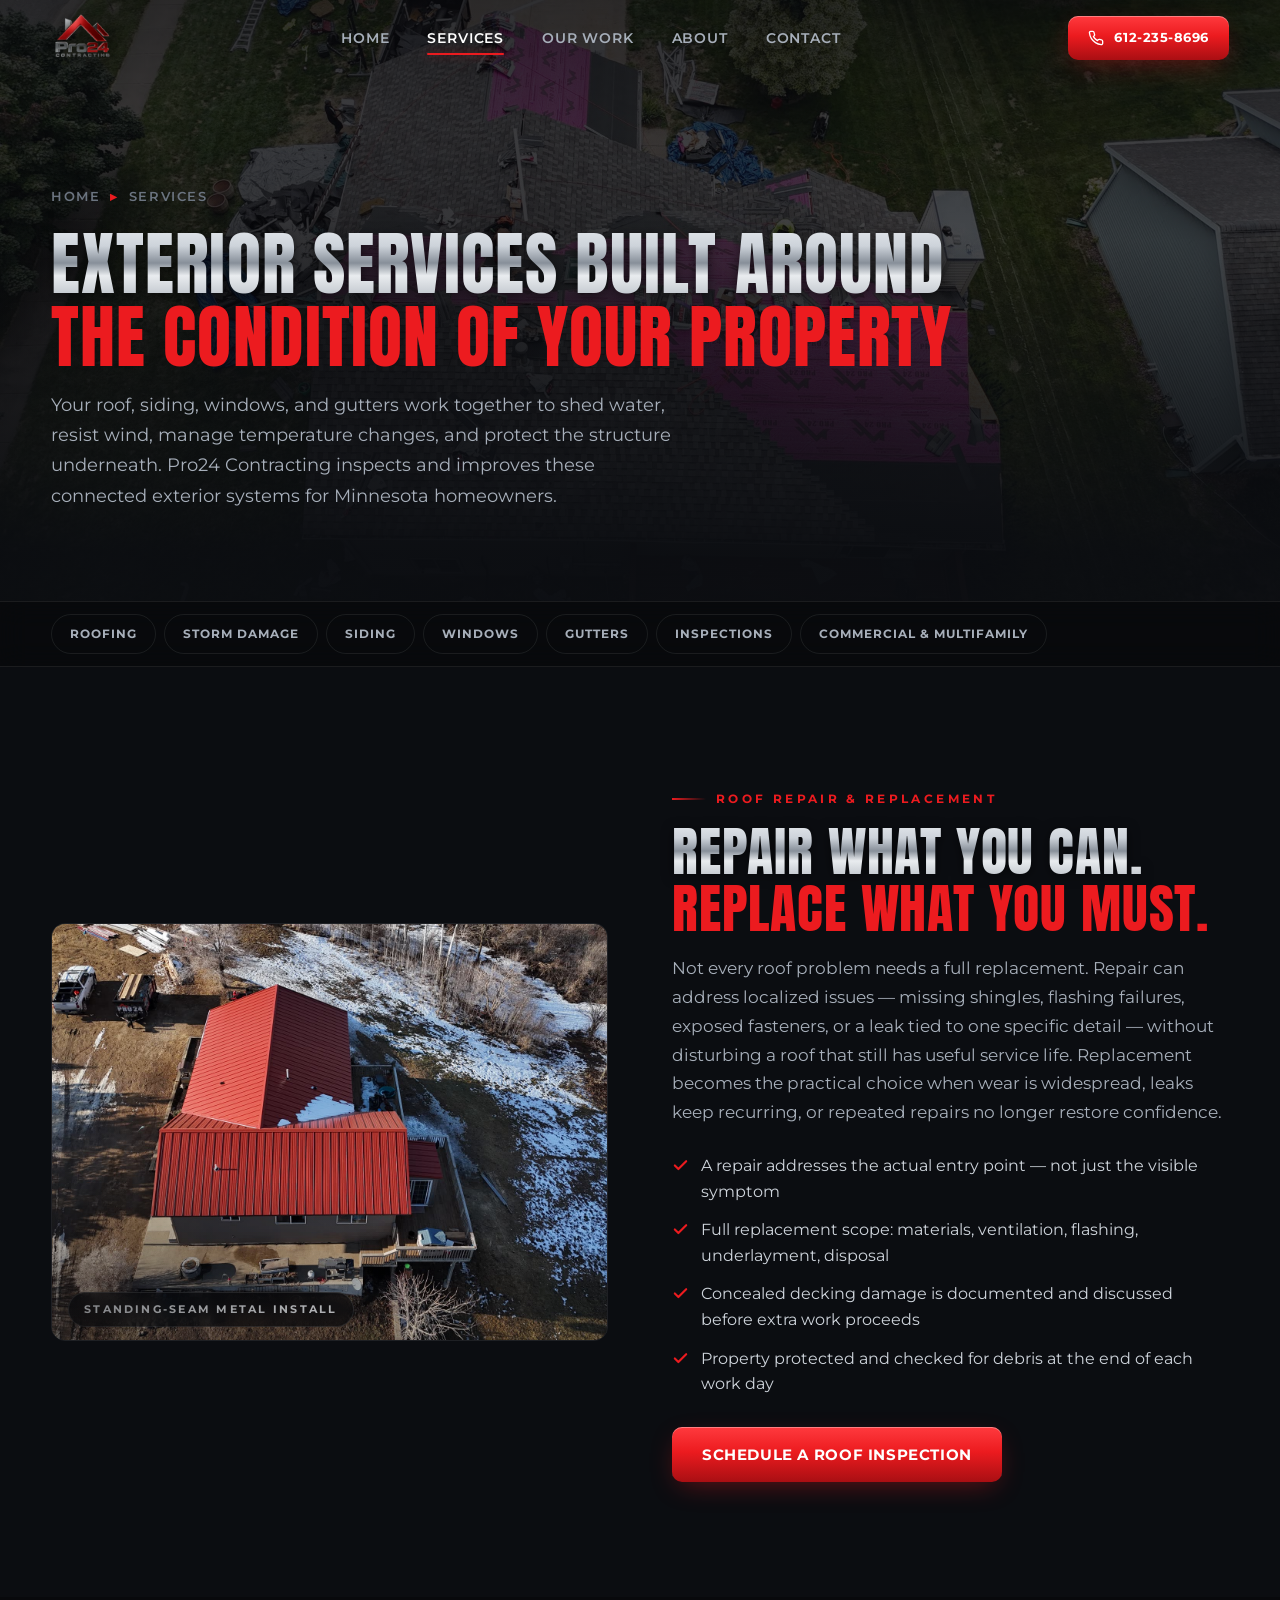
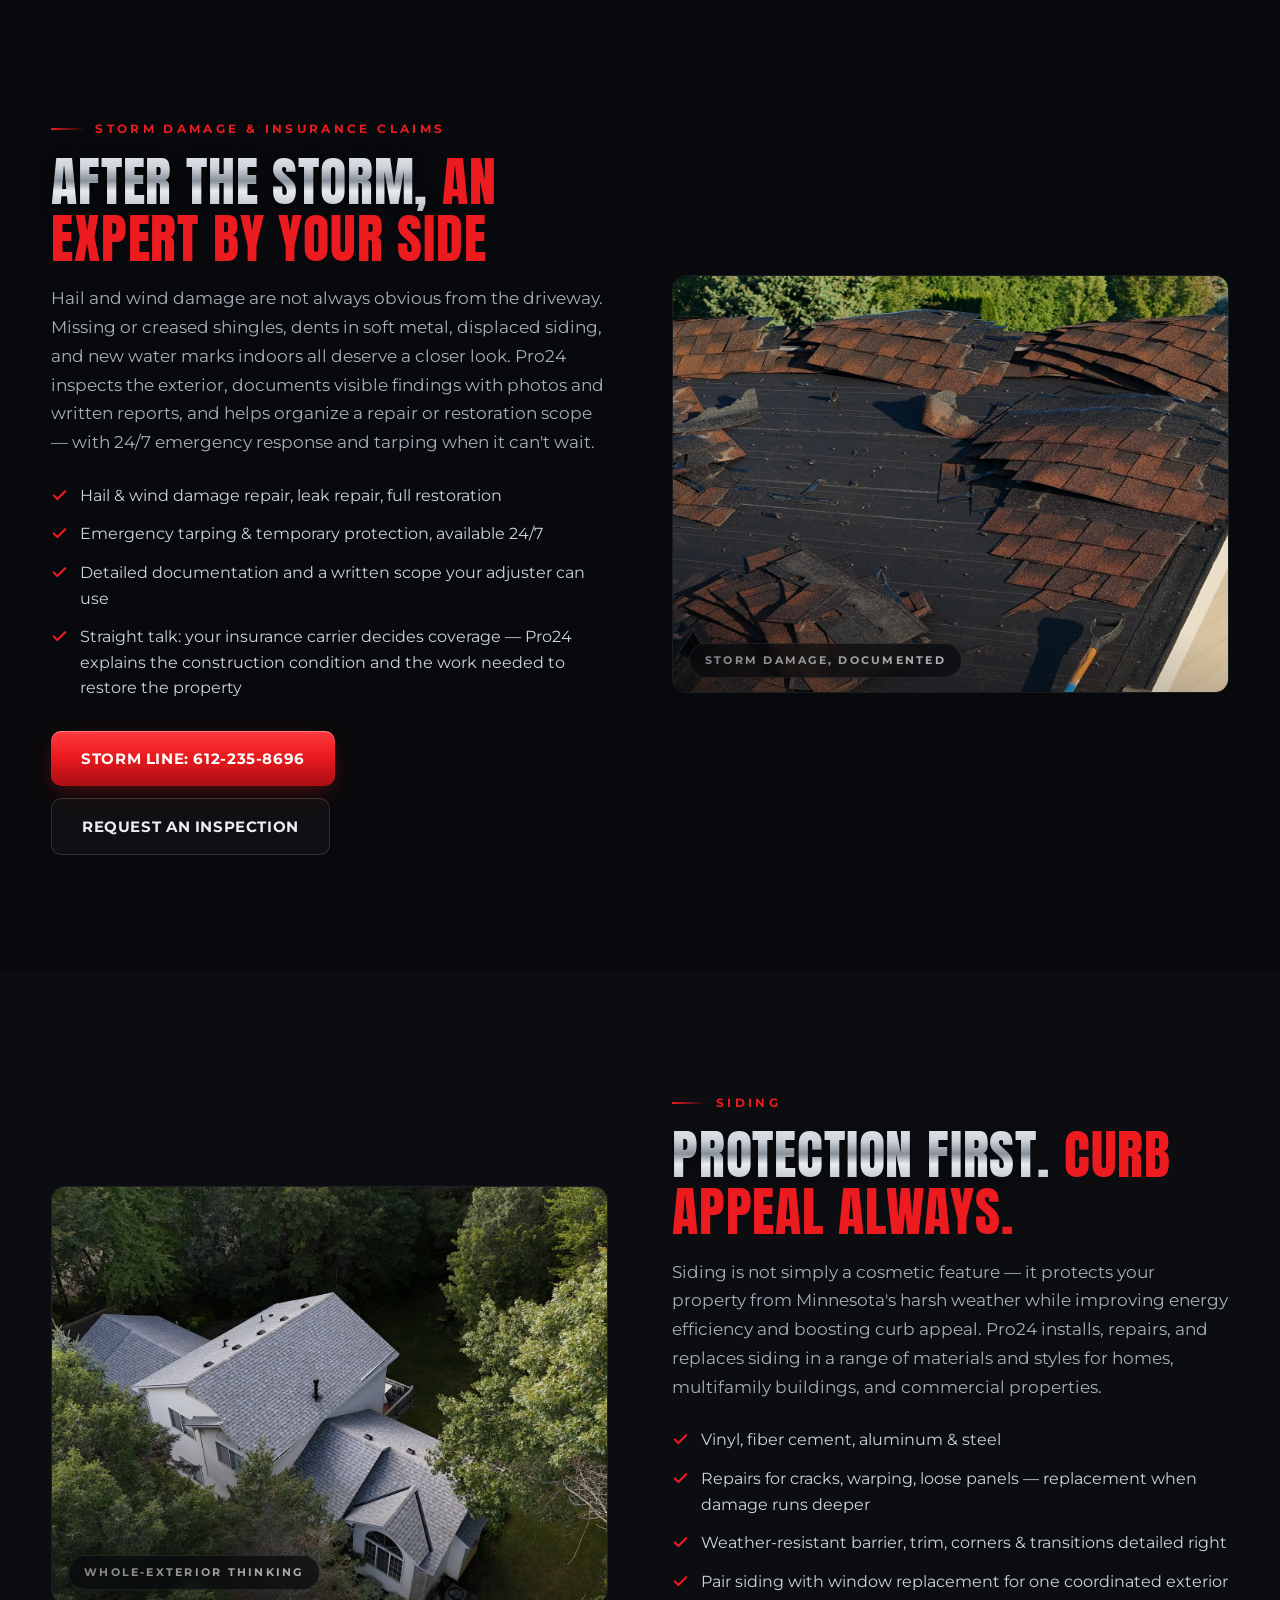
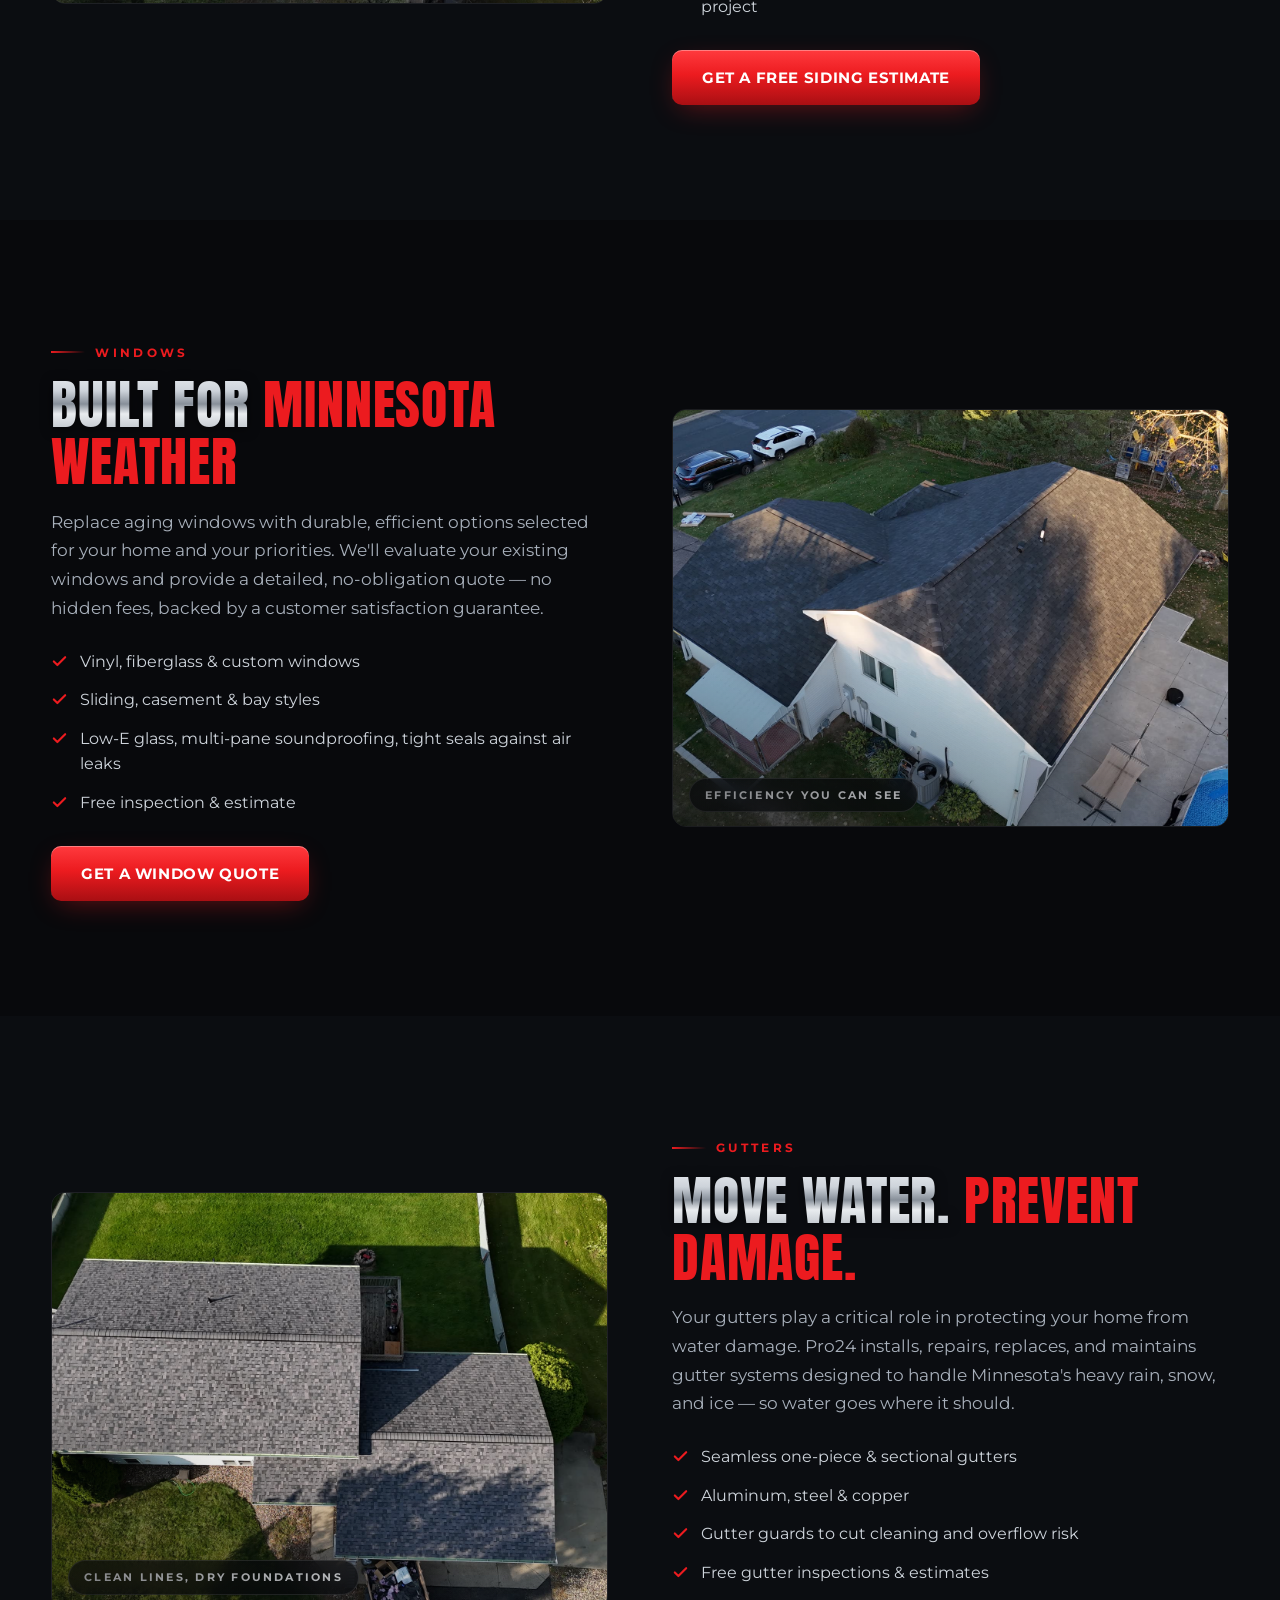
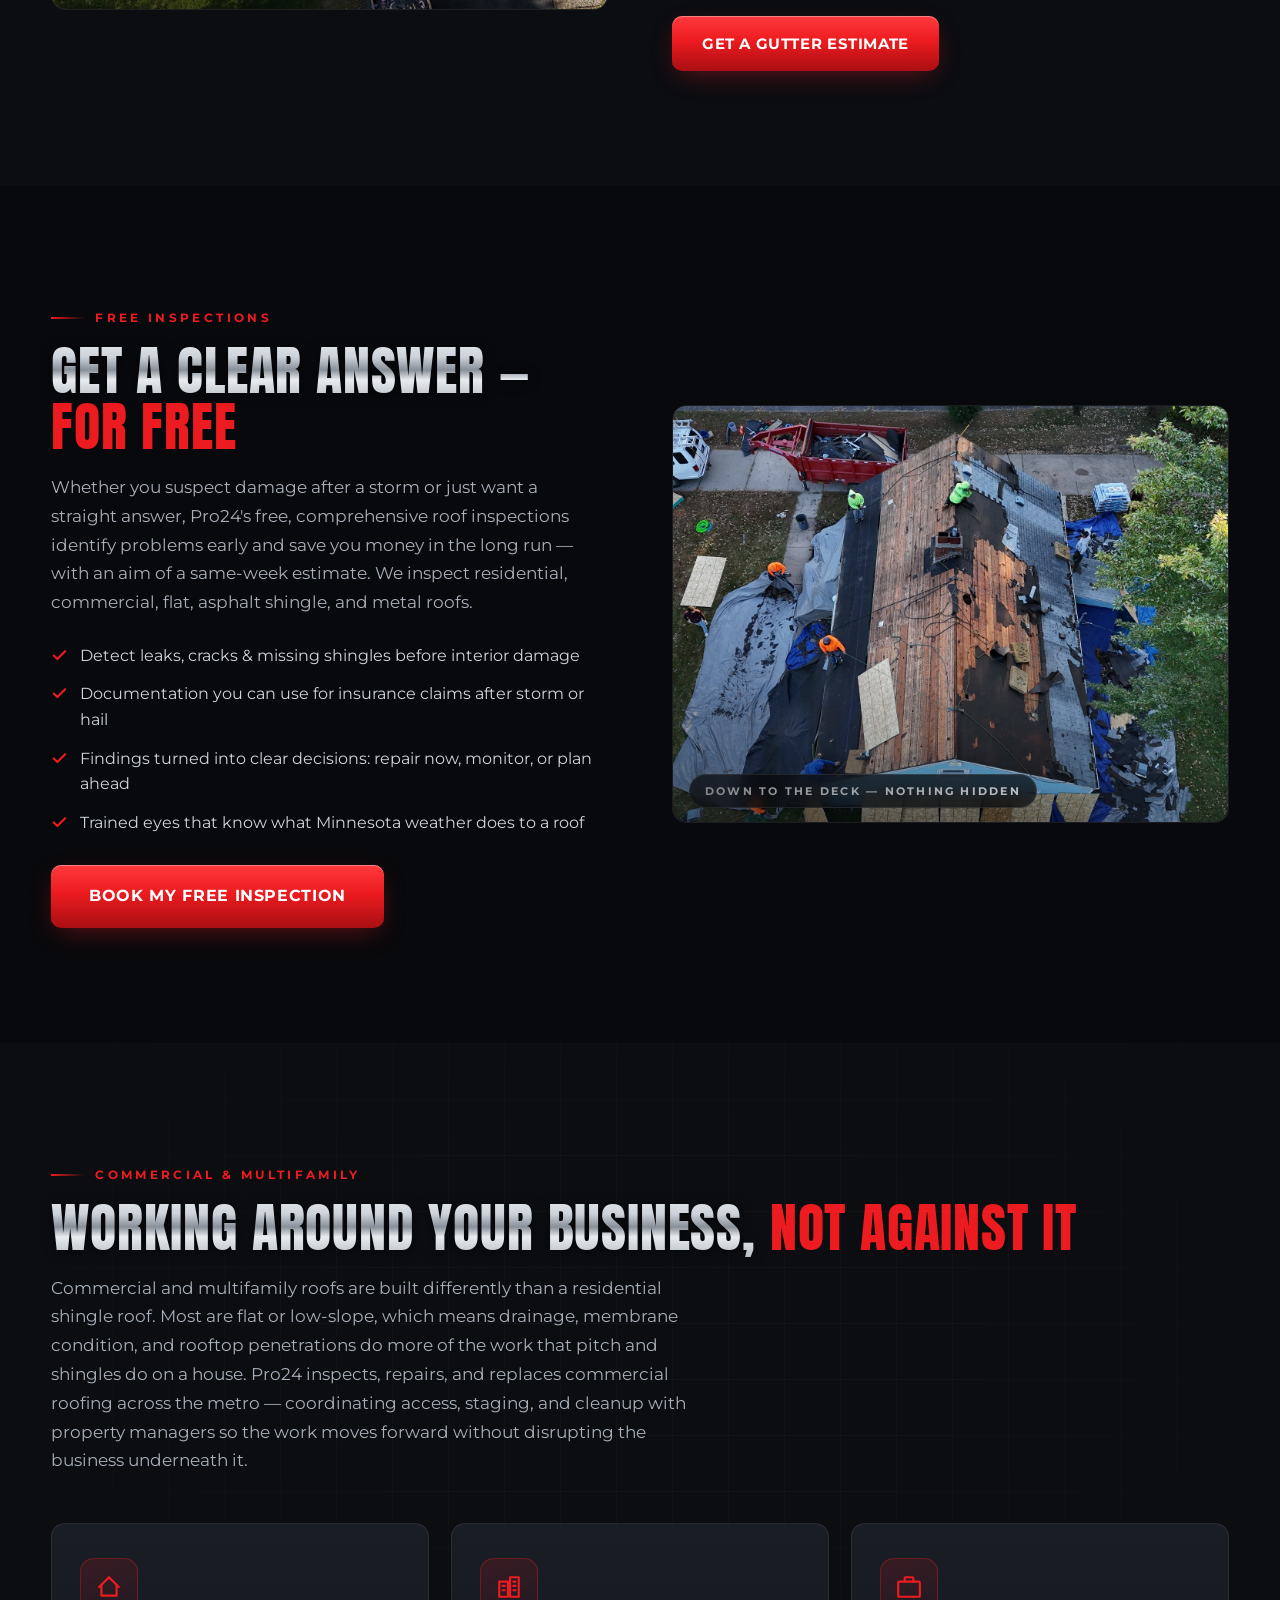
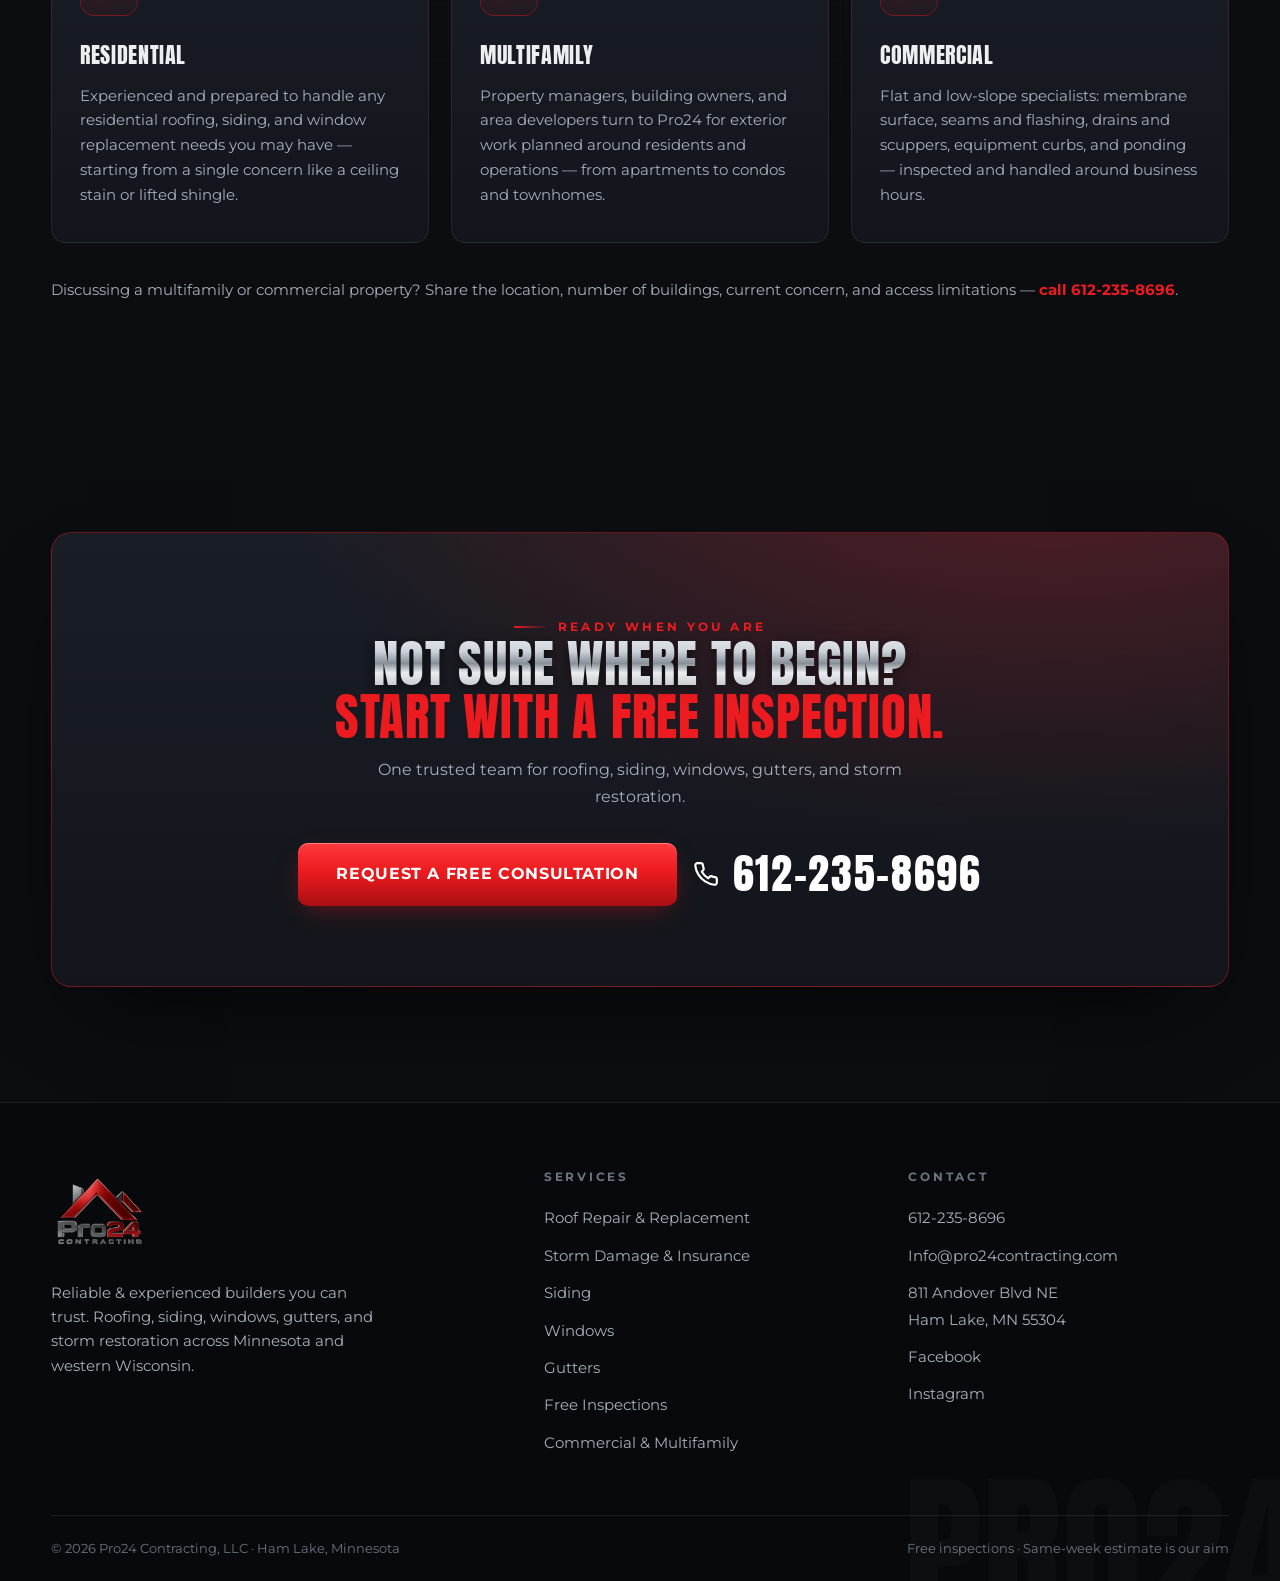
<file: services.html>
<!DOCTYPE html>
<html lang="en">
<head>
  <meta charset="UTF-8">
  <meta name="viewport" content="width=device-width, initial-scale=1.0">
  <title>Services — Roofing, Siding, Windows, Gutters &amp; Storm Damage | Pro24 Contracting</title>
  <meta name="description" content="Exterior services built around the condition of your property: roof repair &amp; replacement, storm damage restoration, siding, windows, gutters, and free inspections across the Twin Cities metro.">
  <meta name="theme-color" content="#0b0d11">
  <link rel="icon" type="image/png" href="assets/img/favicon.png">
  <link rel="preconnect" href="https://fonts.googleapis.com">
  <link rel="preconnect" href="https://fonts.gstatic.com" crossorigin>
  <link href="https://fonts.googleapis.com/css2?family=Anton&family=Montserrat:wght@400;500;600;700;800&display=swap" rel="stylesheet">
  <link rel="stylesheet" href="assets/css/main.css">
  <style>
    .svc-subnav {
      position: sticky;
      top: 64px;
      z-index: 60;
      background: rgba(8,9,12,0.82);
      backdrop-filter: blur(14px);
      -webkit-backdrop-filter: blur(14px);
      border-block: 1px solid var(--hairline);
      overflow-x: auto;
      scrollbar-width: none;
    }
    .svc-subnav::-webkit-scrollbar { display: none; }
    .svc-subnav .container { display: flex; gap: 8px; padding-block: 12px; width: max-content; min-width: min(var(--container), 92vw); }
    .svc-subnav a {
      flex: none;
      padding: 9px 18px;
      border-radius: 999px;
      border: 1px solid var(--hairline);
      font-size: 0.78rem;
      font-weight: 700;
      letter-spacing: 0.08em;
      text-transform: uppercase;
      color: var(--ink-dim);
      transition: color 0.2s, border-color 0.2s, background 0.2s;
      white-space: nowrap;
    }
    .svc-subnav a:hover { color: #fff; border-color: var(--red); background: rgba(236,27,31,0.1); }
    .svc-section { scroll-margin-top: 140px; }
    .seg-grid { display: grid; grid-template-columns: repeat(auto-fit, minmax(260px, 1fr)); gap: 22px; margin-top: 48px; }
  </style>
</head>
<body>

  <header class="site-header">
    <div class="container nav-wrap">
      <a href="index.html" class="nav-logo" aria-label="Pro24 Contracting — Home">
        <img src="assets/img/logo-320.png" alt="Pro24 Contracting">
      </a>
      <nav class="nav-links" aria-label="Primary">
        <a href="index.html">Home</a>
        <a href="services.html" class="active">Services</a>
        <a href="gallery.html">Our Work</a>
        <a href="about.html">About</a>
        <a href="contact.html">Contact</a>
      </nav>
      <div class="nav-cta">
        <a class="btn btn-primary" href="tel:6122358696">
          <svg width="16" height="16" viewBox="0 0 24 24" fill="none" stroke="currentColor" stroke-width="2" stroke-linecap="round" stroke-linejoin="round"><path d="M22 16.92v3a2 2 0 0 1-2.18 2 19.79 19.79 0 0 1-8.63-3.07 19.5 19.5 0 0 1-6-6 19.79 19.79 0 0 1-3.07-8.67A2 2 0 0 1 4.11 2h3a2 2 0 0 1 2 1.72c.127.96.361 1.903.7 2.81a2 2 0 0 1-.45 2.11L8.09 9.91a16 16 0 0 0 6 6l1.27-1.27a2 2 0 0 1 2.11-.45c.907.339 1.85.573 2.81.7A2 2 0 0 1 22 16.92z"/></svg>
          612-235-8696
        </a>
      </div>
      <button class="nav-burger" aria-label="Open menu" aria-expanded="false"><span></span></button>
    </div>
  </header>

  <div class="mobile-menu">
    <a class="mm-link" href="index.html">Home</a>
    <a class="mm-link active" href="services.html">Services</a>
    <a class="mm-link" href="gallery.html">Our Work</a>
    <a class="mm-link" href="about.html">About</a>
    <a class="mm-link" href="contact.html">Contact</a>
    <div class="mm-call">
      <a class="btn btn-primary btn-lg" href="tel:6122358696" style="width:100%">Call 612-235-8696</a>
    </div>
  </div>

  <!-- ======= PAGE HERO ======= -->
  <section class="page-hero">
    <div class="hero-media"><img src="assets/img/roofing-crew-pink-underlayment.jpg" alt="" aria-hidden="true"></div>
    <div class="hero-shade"></div>
    <div class="container">
      <nav class="breadcrumbs" aria-label="Breadcrumb"><a href="index.html">Home</a> <span class="sep">▸</span> <span>Services</span></nav>
      <h1 class="display"><span class="chrome-text">Exterior Services Built Around</span><br><span class="red-text">The Condition of Your Property</span></h1>
      <p class="section-lead">Your roof, siding, windows, and gutters work together to shed water, resist wind, manage temperature changes, and protect the structure underneath. Pro24 Contracting inspects and improves these connected exterior systems for Minnesota homeowners.</p>
    </div>
  </section>

  <!-- ======= SUB NAV ======= -->
  <nav class="svc-subnav" aria-label="Services on this page">
    <div class="container">
      <a href="#roofing">Roofing</a>
      <a href="#storm">Storm Damage</a>
      <a href="#siding">Siding</a>
      <a href="#windows">Windows</a>
      <a href="#gutters">Gutters</a>
      <a href="#inspections">Inspections</a>
      <a href="#commercial">Commercial &amp; Multifamily</a>
    </div>
  </nav>

  <!-- ======= ROOFING ======= -->
  <section class="section svc-section" id="roofing">
    <div class="container split">
      <div class="split-media reveal-l">
        <img src="assets/img/metal-roof-red-winter.jpg" alt="Finished red standing-seam metal roof installed by Pro24 Contracting" loading="lazy">
        <span class="media-tag">Standing-Seam Metal Install</span>
      </div>
      <div class="reveal-r">
        <span class="eyebrow">Roof Repair &amp; Replacement</span>
        <h2 class="display section-title"><span class="chrome-text">Repair What You Can.</span> <span class="red-text">Replace What You Must.</span></h2>
        <p class="section-lead">Not every roof problem needs a full replacement. Repair can address localized issues — missing shingles, flashing failures, exposed fasteners, or a leak tied to one specific detail — without disturbing a roof that still has useful service life. Replacement becomes the practical choice when wear is widespread, leaks keep recurring, or repeated repairs no longer restore confidence.</p>
        <ul class="check-list">
          <li><svg width="17" height="17" viewBox="0 0 24 24" fill="none" stroke="currentColor" stroke-width="3" stroke-linecap="round" stroke-linejoin="round"><polyline points="20 6 9 17 4 12"/></svg> A repair addresses the actual entry point — not just the visible symptom</li>
          <li><svg width="17" height="17" viewBox="0 0 24 24" fill="none" stroke="currentColor" stroke-width="3" stroke-linecap="round" stroke-linejoin="round"><polyline points="20 6 9 17 4 12"/></svg> Full replacement scope: materials, ventilation, flashing, underlayment, disposal</li>
          <li><svg width="17" height="17" viewBox="0 0 24 24" fill="none" stroke="currentColor" stroke-width="3" stroke-linecap="round" stroke-linejoin="round"><polyline points="20 6 9 17 4 12"/></svg> Concealed decking damage is documented and discussed before extra work proceeds</li>
          <li><svg width="17" height="17" viewBox="0 0 24 24" fill="none" stroke="currentColor" stroke-width="3" stroke-linecap="round" stroke-linejoin="round"><polyline points="20 6 9 17 4 12"/></svg> Property protected and checked for debris at the end of each work day</li>
        </ul>
        <div style="margin-top:30px;"><a class="btn btn-primary" href="contact.html">Schedule a Roof Inspection</a></div>
      </div>
    </div>
  </section>

  <!-- ======= STORM ======= -->
  <section class="section section-dark svc-section" id="storm">
    <div class="container split">
      <div class="reveal-l">
        <span class="eyebrow">Storm Damage &amp; Insurance Claims</span>
        <h2 class="display section-title"><span class="chrome-text">After the Storm,</span> <span class="red-text">An Expert by Your Side</span></h2>
        <p class="section-lead">Hail and wind damage are not always obvious from the driveway. Missing or creased shingles, dents in soft metal, displaced siding, and new water marks indoors all deserve a closer look. Pro24 inspects the exterior, documents visible findings with photos and written reports, and helps organize a repair or restoration scope — with 24/7 emergency response and tarping when it can't wait.</p>
        <ul class="check-list">
          <li><svg width="17" height="17" viewBox="0 0 24 24" fill="none" stroke="currentColor" stroke-width="3" stroke-linecap="round" stroke-linejoin="round"><polyline points="20 6 9 17 4 12"/></svg> Hail &amp; wind damage repair, leak repair, full restoration</li>
          <li><svg width="17" height="17" viewBox="0 0 24 24" fill="none" stroke="currentColor" stroke-width="3" stroke-linecap="round" stroke-linejoin="round"><polyline points="20 6 9 17 4 12"/></svg> Emergency tarping &amp; temporary protection, available 24/7</li>
          <li><svg width="17" height="17" viewBox="0 0 24 24" fill="none" stroke="currentColor" stroke-width="3" stroke-linecap="round" stroke-linejoin="round"><polyline points="20 6 9 17 4 12"/></svg> Detailed documentation and a written scope your adjuster can use</li>
          <li><svg width="17" height="17" viewBox="0 0 24 24" fill="none" stroke="currentColor" stroke-width="3" stroke-linecap="round" stroke-linejoin="round"><polyline points="20 6 9 17 4 12"/></svg> Straight talk: your insurance carrier decides coverage — Pro24 explains the construction condition and the work needed to restore the property</li>
        </ul>
        <div style="margin-top:30px;display:flex;gap:12px;flex-wrap:wrap;"><a class="btn btn-primary" href="tel:6122358696">Storm Line: 612-235-8696</a><a class="btn btn-ghost" href="contact.html">Request an Inspection</a></div>
      </div>
      <div class="split-media reveal-r">
        <img src="assets/img/storm-damaged-shingles-tearoff.jpg" alt="Storm-damaged shingles documented during tear-off" loading="lazy">
        <span class="media-tag">Storm Damage, Documented</span>
      </div>
    </div>
  </section>

  <!-- ======= SIDING ======= -->
  <section class="section svc-section" id="siding">
    <div class="container split">
      <div class="split-media reveal-l">
        <img src="assets/img/aerial-home-wooded-lot.jpg" alt="Home exterior with fresh roof and siding on a wooded Minnesota lot" loading="lazy">
        <span class="media-tag">Whole-Exterior Thinking</span>
      </div>
      <div class="reveal-r">
        <span class="eyebrow">Siding</span>
        <h2 class="display section-title"><span class="chrome-text">Protection First.</span> <span class="red-text">Curb Appeal Always.</span></h2>
        <p class="section-lead">Siding is not simply a cosmetic feature — it protects your property from Minnesota's harsh weather while improving energy efficiency and boosting curb appeal. Pro24 installs, repairs, and replaces siding in a range of materials and styles for homes, multifamily buildings, and commercial properties.</p>
        <ul class="check-list">
          <li><svg width="17" height="17" viewBox="0 0 24 24" fill="none" stroke="currentColor" stroke-width="3" stroke-linecap="round" stroke-linejoin="round"><polyline points="20 6 9 17 4 12"/></svg> Vinyl, fiber cement, aluminum &amp; steel</li>
          <li><svg width="17" height="17" viewBox="0 0 24 24" fill="none" stroke="currentColor" stroke-width="3" stroke-linecap="round" stroke-linejoin="round"><polyline points="20 6 9 17 4 12"/></svg> Repairs for cracks, warping, loose panels — replacement when damage runs deeper</li>
          <li><svg width="17" height="17" viewBox="0 0 24 24" fill="none" stroke="currentColor" stroke-width="3" stroke-linecap="round" stroke-linejoin="round"><polyline points="20 6 9 17 4 12"/></svg> Weather-resistant barrier, trim, corners &amp; transitions detailed right</li>
          <li><svg width="17" height="17" viewBox="0 0 24 24" fill="none" stroke="currentColor" stroke-width="3" stroke-linecap="round" stroke-linejoin="round"><polyline points="20 6 9 17 4 12"/></svg> Pair siding with window replacement for one coordinated exterior project</li>
        </ul>
        <div style="margin-top:30px;"><a class="btn btn-primary" href="contact.html">Get a Free Siding Estimate</a></div>
      </div>
    </div>
  </section>

  <!-- ======= WINDOWS ======= -->
  <section class="section section-dark svc-section" id="windows">
    <div class="container split">
      <div class="reveal-l">
        <span class="eyebrow">Windows</span>
        <h2 class="display section-title"><span class="chrome-text">Built for</span> <span class="red-text">Minnesota Weather</span></h2>
        <p class="section-lead">Replace aging windows with durable, efficient options selected for your home and your priorities. We'll evaluate your existing windows and provide a detailed, no-obligation quote — no hidden fees, backed by a customer satisfaction guarantee.</p>
        <ul class="check-list">
          <li><svg width="17" height="17" viewBox="0 0 24 24" fill="none" stroke="currentColor" stroke-width="3" stroke-linecap="round" stroke-linejoin="round"><polyline points="20 6 9 17 4 12"/></svg> Vinyl, fiberglass &amp; custom windows</li>
          <li><svg width="17" height="17" viewBox="0 0 24 24" fill="none" stroke="currentColor" stroke-width="3" stroke-linecap="round" stroke-linejoin="round"><polyline points="20 6 9 17 4 12"/></svg> Sliding, casement &amp; bay styles</li>
          <li><svg width="17" height="17" viewBox="0 0 24 24" fill="none" stroke="currentColor" stroke-width="3" stroke-linecap="round" stroke-linejoin="round"><polyline points="20 6 9 17 4 12"/></svg> Low-E glass, multi-pane soundproofing, tight seals against air leaks</li>
          <li><svg width="17" height="17" viewBox="0 0 24 24" fill="none" stroke="currentColor" stroke-width="3" stroke-linecap="round" stroke-linejoin="round"><polyline points="20 6 9 17 4 12"/></svg> Free inspection &amp; estimate</li>
        </ul>
        <div style="margin-top:30px;"><a class="btn btn-primary" href="contact.html">Get a Window Quote</a></div>
      </div>
      <div class="split-media reveal-r">
        <img src="assets/img/aerial-home-dusk.jpg" alt="Completed Pro24 project at dusk with warm window light" loading="lazy">
        <span class="media-tag">Efficiency You Can See</span>
      </div>
    </div>
  </section>

  <!-- ======= GUTTERS ======= -->
  <section class="section svc-section" id="gutters">
    <div class="container split">
      <div class="split-media reveal-l">
        <img src="assets/img/aerial-roof-topdown-complete.jpg" alt="Top-down view of a completed roof with clean gutter lines" loading="lazy">
        <span class="media-tag">Clean Lines, Dry Foundations</span>
      </div>
      <div class="reveal-r">
        <span class="eyebrow">Gutters</span>
        <h2 class="display section-title"><span class="chrome-text">Move Water.</span> <span class="red-text">Prevent Damage.</span></h2>
        <p class="section-lead">Your gutters play a critical role in protecting your home from water damage. Pro24 installs, repairs, replaces, and maintains gutter systems designed to handle Minnesota's heavy rain, snow, and ice — so water goes where it should.</p>
        <ul class="check-list">
          <li><svg width="17" height="17" viewBox="0 0 24 24" fill="none" stroke="currentColor" stroke-width="3" stroke-linecap="round" stroke-linejoin="round"><polyline points="20 6 9 17 4 12"/></svg> Seamless one-piece &amp; sectional gutters</li>
          <li><svg width="17" height="17" viewBox="0 0 24 24" fill="none" stroke="currentColor" stroke-width="3" stroke-linecap="round" stroke-linejoin="round"><polyline points="20 6 9 17 4 12"/></svg> Aluminum, steel &amp; copper</li>
          <li><svg width="17" height="17" viewBox="0 0 24 24" fill="none" stroke="currentColor" stroke-width="3" stroke-linecap="round" stroke-linejoin="round"><polyline points="20 6 9 17 4 12"/></svg> Gutter guards to cut cleaning and overflow risk</li>
          <li><svg width="17" height="17" viewBox="0 0 24 24" fill="none" stroke="currentColor" stroke-width="3" stroke-linecap="round" stroke-linejoin="round"><polyline points="20 6 9 17 4 12"/></svg> Free gutter inspections &amp; estimates</li>
        </ul>
        <div style="margin-top:30px;"><a class="btn btn-primary" href="contact.html">Get a Gutter Estimate</a></div>
      </div>
    </div>
  </section>

  <!-- ======= INSPECTIONS ======= -->
  <section class="section section-dark svc-section" id="inspections">
    <div class="container split">
      <div class="reveal-l">
        <span class="eyebrow">Free Inspections</span>
        <h2 class="display section-title"><span class="chrome-text">Get a Clear Answer —</span> <span class="red-text">For Free</span></h2>
        <p class="section-lead">Whether you suspect damage after a storm or just want a straight answer, Pro24's free, comprehensive roof inspections identify problems early and save you money in the long run — with an aim of a same-week estimate. We inspect residential, commercial, flat, asphalt shingle, and metal roofs.</p>
        <ul class="check-list">
          <li><svg width="17" height="17" viewBox="0 0 24 24" fill="none" stroke="currentColor" stroke-width="3" stroke-linecap="round" stroke-linejoin="round"><polyline points="20 6 9 17 4 12"/></svg> Detect leaks, cracks &amp; missing shingles before interior damage</li>
          <li><svg width="17" height="17" viewBox="0 0 24 24" fill="none" stroke="currentColor" stroke-width="3" stroke-linecap="round" stroke-linejoin="round"><polyline points="20 6 9 17 4 12"/></svg> Documentation you can use for insurance claims after storm or hail</li>
          <li><svg width="17" height="17" viewBox="0 0 24 24" fill="none" stroke="currentColor" stroke-width="3" stroke-linecap="round" stroke-linejoin="round"><polyline points="20 6 9 17 4 12"/></svg> Findings turned into clear decisions: repair now, monitor, or plan ahead</li>
          <li><svg width="17" height="17" viewBox="0 0 24 24" fill="none" stroke="currentColor" stroke-width="3" stroke-linecap="round" stroke-linejoin="round"><polyline points="20 6 9 17 4 12"/></svg> Trained eyes that know what Minnesota weather does to a roof</li>
        </ul>
        <div style="margin-top:30px;"><a class="btn btn-primary btn-lg" href="contact.html">Book My Free Inspection</a></div>
      </div>
      <div class="split-media reveal-r">
        <img src="assets/img/full-tearoff-deck-crew.jpg" alt="Pro24 crew evaluating a roof stripped to the decking" loading="lazy">
        <span class="media-tag">Down to the Deck — Nothing Hidden</span>
      </div>
    </div>
  </section>

  <!-- ======= COMMERCIAL / MULTIFAMILY ======= -->
  <section class="section svc-section grid-bg" id="commercial">
    <div class="container">
      <span class="eyebrow reveal">Commercial &amp; Multifamily</span>
      <h2 class="display section-title reveal"><span class="chrome-text">Working Around Your Business,</span> <span class="red-text">Not Against It</span></h2>
      <p class="section-lead reveal">Commercial and multifamily roofs are built differently than a residential shingle roof. Most are flat or low-slope, which means drainage, membrane condition, and rooftop penetrations do more of the work that pitch and shingles do on a house. Pro24 inspects, repairs, and replaces commercial roofing across the metro — coordinating access, staging, and cleanup with property managers so the work moves forward without disrupting the business underneath it.</p>
      <div class="seg-grid">
        <div class="svc-card reveal">
          <div class="svc-icon"><svg width="26" height="26" viewBox="0 0 24 24" fill="none" stroke="currentColor" stroke-width="2" stroke-linecap="round" stroke-linejoin="round"><path d="M3 12 12 3l9 9"/><path d="M5 10v10h14V10"/></svg></div>
          <h3>Residential</h3>
          <p>Experienced and prepared to handle any residential roofing, siding, and window replacement needs you may have — starting from a single concern like a ceiling stain or lifted shingle.</p>
        </div>
        <div class="svc-card reveal d1">
          <div class="svc-icon"><svg width="26" height="26" viewBox="0 0 24 24" fill="none" stroke="currentColor" stroke-width="2" stroke-linecap="round" stroke-linejoin="round"><rect x="3" y="7" width="8" height="14"/><rect x="13" y="3" width="8" height="18"/><line x1="6" y1="11" x2="8" y2="11"/><line x1="6" y1="15" x2="8" y2="15"/><line x1="16" y1="7" x2="18" y2="7"/><line x1="16" y1="11" x2="18" y2="11"/><line x1="16" y1="15" x2="18" y2="15"/></svg></div>
          <h3>Multifamily</h3>
          <p>Property managers, building owners, and area developers turn to Pro24 for exterior work planned around residents and operations — from apartments to condos and townhomes.</p>
        </div>
        <div class="svc-card reveal d2">
          <div class="svc-icon"><svg width="26" height="26" viewBox="0 0 24 24" fill="none" stroke="currentColor" stroke-width="2" stroke-linecap="round" stroke-linejoin="round"><rect x="2" y="7" width="20" height="14" rx="1"/><path d="M8 7V4a1 1 0 0 1 1-1h6a1 1 0 0 1 1 1v3"/></svg></div>
          <h3>Commercial</h3>
          <p>Flat and low-slope specialists: membrane surface, seams and flashing, drains and scuppers, equipment curbs, and ponding — inspected and handled around business hours.</p>
        </div>
      </div>
      <p class="reveal" style="margin-top:34px;color:var(--ink-dim);font-size:0.95rem;">Discussing a multifamily or commercial property? Share the location, number of buildings, current concern, and access limitations — <a href="tel:6122358696" style="color:var(--red);font-weight:700;">call 612-235-8696</a>.</p>
    </div>
  </section>

  <!-- ======= CTA ======= -->
  <section class="section">
    <div class="container">
      <div class="cta-banner reveal">
        <span class="eyebrow" style="justify-content:center;">Ready When You Are</span>
        <h2 class="display"><span class="chrome-text">Not Sure Where to Begin?</span><br><span class="red-text">Start With a Free Inspection.</span></h2>
        <p>One trusted team for roofing, siding, windows, gutters, and storm restoration.</p>
        <div style="display:flex;flex-wrap:wrap;gap:16px;justify-content:center;align-items:center;">
          <a class="btn btn-primary btn-lg" href="contact.html">Request a Free Consultation</a>
          <a class="cta-phone" href="tel:6122358696">
            <svg width="26" height="26" viewBox="0 0 24 24" fill="none" stroke="currentColor" stroke-width="2" stroke-linecap="round" stroke-linejoin="round"><path d="M22 16.92v3a2 2 0 0 1-2.18 2 19.79 19.79 0 0 1-8.63-3.07 19.5 19.5 0 0 1-6-6 19.79 19.79 0 0 1-3.07-8.67A2 2 0 0 1 4.11 2h3a2 2 0 0 1 2 1.72c.127.96.361 1.903.7 2.81a2 2 0 0 1-.45 2.11L8.09 9.91a16 16 0 0 0 6 6l1.27-1.27a2 2 0 0 1 2.11-.45c.907.339 1.85.573 2.81.7A2 2 0 0 1 22 16.92z"/></svg>
            612-235-8696
          </a>
        </div>
      </div>
    </div>
  </section>

  <!-- ======= FOOTER ======= -->
  <footer class="site-footer">
    <div class="container footer-grid">
      <div class="footer-brand">
        <img src="assets/img/logo-720.png" alt="Pro24 Contracting" loading="lazy">
        <p>Reliable &amp; experienced builders you can trust. Roofing, siding, windows, gutters, and storm restoration across Minnesota and western Wisconsin.</p>
      </div>
      <div class="footer-col">
        <h4>Services</h4>
        <ul>
          <li><a href="services.html#roofing">Roof Repair &amp; Replacement</a></li>
          <li><a href="services.html#storm">Storm Damage &amp; Insurance</a></li>
          <li><a href="services.html#siding">Siding</a></li>
          <li><a href="services.html#windows">Windows</a></li>
          <li><a href="services.html#gutters">Gutters</a></li>
          <li><a href="services.html#inspections">Free Inspections</a></li>
          <li><a href="services.html#commercial">Commercial &amp; Multifamily</a></li>
        </ul>
      </div>
      <div class="footer-col">
        <h4>Contact</h4>
        <ul>
          <li><a href="tel:6122358696">612-235-8696</a></li>
          <li><a href="mailto:Info@pro24contracting.com">Info@pro24contracting.com</a></li>
          <li><a href="contact.html">811 Andover Blvd NE<br>Ham Lake, MN 55304</a></li>
          <li><a href="https://www.facebook.com/Pro24Contracting" target="_blank" rel="noopener">Facebook</a></li>
          <li><a href="https://www.instagram.com/pro24contracting/" target="_blank" rel="noopener">Instagram</a></li>
        </ul>
      </div>
    </div>
    <div class="container footer-bottom">
      <span>&copy; <span data-year>2026</span> Pro24 Contracting, LLC &middot; Ham Lake, Minnesota</span>
      <span>Free inspections &middot; Same-week estimate is our aim</span>
    </div>
    <div class="footer-watermark" aria-hidden="true">PRO24</div>
  </footer>

  <div class="callbar">
    <a class="cb-call" href="tel:6122358696">
      <svg width="16" height="16" viewBox="0 0 24 24" fill="none" stroke="currentColor" stroke-width="2" stroke-linecap="round" stroke-linejoin="round"><path d="M22 16.92v3a2 2 0 0 1-2.18 2 19.79 19.79 0 0 1-8.63-3.07 19.5 19.5 0 0 1-6-6 19.79 19.79 0 0 1-3.07-8.67A2 2 0 0 1 4.11 2h3a2 2 0 0 1 2 1.72c.127.96.361 1.903.7 2.81a2 2 0 0 1-.45 2.11L8.09 9.91a16 16 0 0 0 6 6l1.27-1.27a2 2 0 0 1 2.11-.45c.907.339 1.85.573 2.81.7A2 2 0 0 1 22 16.92z"/></svg>
      Call Now
    </a>
    <a class="cb-quote" href="contact.html">Free Inspection</a>
  </div>

  <script src="assets/js/main.js"></script>
</body>
</html>
</file>
<file: assets/css/main.css>
/* ============================================================
   PRO24 CONTRACTING — Design System
   Dark steel + chrome + brand red (#EC1B1F)
   Fonts: Anton (display) / Montserrat (UI & body)
   ============================================================ */

:root {
  --bg-0: #08090c;
  --bg-1: #0b0d11;
  --bg-2: #12151b;
  --bg-3: #191d25;
  --ink: #eceef1;
  --ink-dim: #a7afba;
  --ink-faint: #6b7480;
  --red: #ec1b1f;
  --red-deep: #a90f13;
  --red-glow: rgba(236, 27, 31, 0.45);
  --hairline: rgba(255, 255, 255, 0.08);
  --hairline-strong: rgba(255, 255, 255, 0.14);
  --chrome: linear-gradient(180deg, #f7f9fb 0%, #cdd3da 34%, #878f99 50%, #e9ecef 62%, #9aa2ac 100%);
  --font-display: "Anton", "Arial Narrow", sans-serif;
  --font-body: "Montserrat", "Segoe UI", sans-serif;
  --nav-h: 76px;
  --radius: 14px;
  --container: 1200px;
  --ease-out: cubic-bezier(0.16, 1, 0.3, 1);
}

/* ---------- Reset / base ---------- */
*, *::before, *::after { box-sizing: border-box; margin: 0; padding: 0; }
html { scroll-behavior: smooth; -webkit-text-size-adjust: 100%; }
body {
  background: var(--bg-1);
  color: var(--ink);
  font-family: var(--font-body);
  font-size: 16px;
  line-height: 1.65;
  overflow-x: hidden;
}
img, video { max-width: 100%; display: block; }
a { color: inherit; text-decoration: none; }
ul, ol { list-style: none; }
button { font: inherit; color: inherit; background: none; border: 0; cursor: pointer; }

/* Cross-page fade (View Transitions API — progressive enhancement) */
@view-transition { navigation: auto; }
::view-transition-old(root) { animation: vt-out 0.22s ease both; }
::view-transition-new(root) { animation: vt-in 0.3s ease both; }
@keyframes vt-out { to { opacity: 0; } }
@keyframes vt-in { from { opacity: 0; } }

::selection { background: var(--red); color: #fff; }

/* ---------- Typography ---------- */
.display {
  font-family: var(--font-display);
  font-weight: 400;
  text-transform: uppercase;
  letter-spacing: 0.015em;
  line-height: 1.04;
}
.chrome-text {
  background: var(--chrome);
  -webkit-background-clip: text;
  background-clip: text;
  color: transparent;
  filter: drop-shadow(0 2px 6px rgba(0, 0, 0, 0.55));
}
.red-text { color: var(--red); }

.eyebrow {
  display: inline-flex;
  align-items: center;
  gap: 10px;
  font-size: 12px;
  font-weight: 700;
  letter-spacing: 0.28em;
  text-transform: uppercase;
  color: var(--red);
}
.eyebrow::before {
  content: "";
  width: 34px;
  height: 2px;
  background: linear-gradient(90deg, var(--red), transparent);
}

.section-title { font-size: clamp(2rem, 5vw, 3.4rem); margin: 14px 0 18px; }
.section-lead { color: var(--ink-dim); max-width: 640px; font-size: clamp(0.98rem, 1.4vw, 1.09rem); }

/* ---------- Layout ---------- */
.container { width: min(var(--container), 92vw); margin-inline: auto; }
.section { padding: clamp(72px, 9vw, 120px) 0; position: relative; }
.section-dark { background: var(--bg-0); }
.section-panel { background: var(--bg-2); }

/* subtle blueprint grid texture */
.grid-bg::before {
  content: "";
  position: absolute; inset: 0;
  background-image:
    linear-gradient(rgba(255,255,255,0.025) 1px, transparent 1px),
    linear-gradient(90deg, rgba(255,255,255,0.025) 1px, transparent 1px);
  background-size: 56px 56px;
  mask-image: radial-gradient(ellipse 80% 70% at 50% 30%, #000 30%, transparent 75%);
  pointer-events: none;
}

/* roof-pitch diagonal divider */
.pitch-top { clip-path: polygon(0 0, 100% 3.2vw, 100% 100%, 0 100%); margin-top: -3.2vw; padding-top: calc(clamp(72px, 9vw, 120px) + 3.2vw); }

/* ---------- Buttons ---------- */
.btn {
  display: inline-flex;
  align-items: center;
  justify-content: center;
  gap: 10px;
  padding: 15px 30px;
  border-radius: 10px;
  font-weight: 700;
  font-size: 0.95rem;
  letter-spacing: 0.04em;
  text-transform: uppercase;
  transition: transform 0.25s var(--ease-out), box-shadow 0.25s, background 0.25s, border-color 0.25s;
  position: relative;
  overflow: hidden;
  white-space: nowrap;
}
.btn-primary {
  background: linear-gradient(180deg, #ff3a3e, var(--red) 45%, var(--red-deep));
  color: #fff;
  box-shadow: 0 8px 28px -8px var(--red-glow), inset 0 1px 0 rgba(255,255,255,0.35);
}
.btn-primary:hover { transform: translateY(-2px); box-shadow: 0 14px 36px -8px var(--red-glow), inset 0 1px 0 rgba(255,255,255,0.35); }
.btn-primary::after {
  content: "";
  position: absolute; top: 0; left: -80%;
  width: 50%; height: 100%;
  background: linear-gradient(105deg, transparent, rgba(255,255,255,0.35), transparent);
  transform: skewX(-20deg);
  transition: left 0.6s;
}
.btn-primary:hover::after { left: 130%; }
.btn-ghost {
  border: 1px solid var(--hairline-strong);
  color: var(--ink);
  background: rgba(255,255,255,0.03);
  backdrop-filter: blur(6px);
}
.btn-ghost:hover { border-color: var(--red); color: #fff; background: rgba(236,27,31,0.08); transform: translateY(-2px); }
.btn-lg { padding: 18px 38px; font-size: 1rem; }

/* ---------- Header / nav ---------- */
.site-header {
  position: fixed;
  top: 0; left: 0; right: 0;
  z-index: 100;
  height: var(--nav-h);
  display: flex;
  align-items: center;
  transition: background 0.35s, box-shadow 0.35s, height 0.35s;
}
.site-header.scrolled {
  height: 64px;
  background: rgba(8, 9, 12, 0.78);
  backdrop-filter: blur(16px) saturate(1.4);
  -webkit-backdrop-filter: blur(16px) saturate(1.4);
  box-shadow: 0 1px 0 var(--hairline), 0 12px 30px -18px rgba(0,0,0,0.9);
}
.nav-wrap { display: flex; align-items: center; justify-content: space-between; gap: 20px; }
.nav-logo img { height: 62px; width: auto; transition: height 0.35s; filter: drop-shadow(0 2px 8px rgba(0,0,0,0.6)); }
.site-header.scrolled .nav-logo img { height: 50px; }
.nav-links { display: flex; align-items: center; gap: 6px; }
.nav-links a {
  padding: 10px 16px;
  font-size: 0.86rem;
  font-weight: 600;
  letter-spacing: 0.06em;
  text-transform: uppercase;
  color: var(--ink-dim);
  border-radius: 8px;
  position: relative;
  transition: color 0.25s;
}
.nav-links a:hover { color: #fff; }
.nav-links a.active { color: #fff; }
.nav-links a.active::after {
  content: "";
  position: absolute;
  left: 16px; right: 16px; bottom: 4px;
  height: 2px;
  background: var(--red);
  box-shadow: 0 0 10px var(--red-glow);
  border-radius: 2px;
}
.nav-cta { display: inline-flex; }
.nav-cta .btn { padding: 11px 20px; font-size: 0.82rem; }

/* Hamburger */
.nav-burger {
  display: none;
  width: 46px; height: 46px;
  border-radius: 10px;
  border: 1px solid var(--hairline);
  place-items: center;
  z-index: 120;
}
.nav-burger span {
  display: block;
  width: 20px; height: 2px;
  background: var(--ink);
  position: relative;
  transition: background 0.2s;
}
.nav-burger span::before, .nav-burger span::after {
  content: "";
  position: absolute; left: 0;
  width: 20px; height: 2px;
  background: var(--ink);
  transition: transform 0.3s var(--ease-out), top 0.3s;
}
.nav-burger span::before { top: -6px; }
.nav-burger span::after { top: 6px; }
body.menu-open .nav-burger span { background: transparent; }
body.menu-open .nav-burger span::before { top: 0; transform: rotate(45deg); }
body.menu-open .nav-burger span::after { top: 0; transform: rotate(-45deg); }

/* Mobile menu overlay */
.mobile-menu {
  position: fixed; inset: 0;
  z-index: 110;
  background: rgba(8, 9, 12, 0.92);
  backdrop-filter: blur(22px);
  -webkit-backdrop-filter: blur(22px);
  display: flex;
  flex-direction: column;
  justify-content: center;
  padding: 90px 8vw 40px;
  opacity: 0;
  visibility: hidden;
  transition: opacity 0.35s, visibility 0.35s;
}
body.menu-open .mobile-menu { opacity: 1; visibility: visible; }
.mobile-menu a.mm-link {
  font-family: var(--font-display);
  font-size: clamp(2rem, 9vw, 3rem);
  text-transform: uppercase;
  color: var(--ink);
  padding: 10px 0;
  border-bottom: 1px solid var(--hairline);
  opacity: 0;
  transform: translateY(18px);
  transition: opacity 0.4s, transform 0.5s var(--ease-out), color 0.25s;
}
.mobile-menu a.mm-link:hover, .mobile-menu a.mm-link.active { color: var(--red); }
body.menu-open .mobile-menu a.mm-link { opacity: 1; transform: none; }
body.menu-open .mobile-menu a.mm-link:nth-child(2) { transition-delay: 0.05s; }
body.menu-open .mobile-menu a.mm-link:nth-child(3) { transition-delay: 0.1s; }
body.menu-open .mobile-menu a.mm-link:nth-child(4) { transition-delay: 0.15s; }
body.menu-open .mobile-menu a.mm-link:nth-child(5) { transition-delay: 0.2s; }
.mobile-menu .mm-call { margin-top: 28px; opacity: 0; transition: opacity 0.4s 0.28s; }
body.menu-open .mobile-menu .mm-call { opacity: 1; }
body.menu-open { overflow: hidden; }

/* ---------- Hero ---------- */
.hero {
  position: relative;
  min-height: 100svh;
  display: flex;
  align-items: center;
  overflow: hidden;
  padding-top: var(--nav-h);
}
.hero-media {
  position: absolute; inset: 0;
  z-index: -2;
}
.hero-media img {
  width: 100%; height: 100%;
  object-fit: cover;
  animation: kenburns 26s ease-in-out infinite alternate;
}
@keyframes kenburns {
  from { transform: scale(1) translate(0, 0); }
  to { transform: scale(1.12) translate(-1.5%, -2%); }
}
.hero-shade {
  position: absolute; inset: 0; z-index: -1;
  background:
    linear-gradient(180deg, rgba(8,9,12,0.55) 0%, rgba(8,9,12,0.25) 40%, rgba(11,13,17,0.96) 92%),
    radial-gradient(90% 60% at 22% 60%, rgba(8,9,12,0.66) 0%, transparent 70%);
}
.hero-inner { padding: 60px 0 110px; max-width: 780px; }
.hero-badge {
  display: inline-flex;
  align-items: center;
  gap: 9px;
  padding: 9px 18px;
  border-radius: 999px;
  border: 1px solid var(--hairline-strong);
  background: rgba(8,9,12,0.55);
  backdrop-filter: blur(10px);
  font-size: 0.78rem;
  font-weight: 700;
  letter-spacing: 0.18em;
  text-transform: uppercase;
  color: var(--ink);
  margin-bottom: 26px;
}
.pulse-dot { width: 9px; height: 9px; border-radius: 50%; background: var(--red); position: relative; }
.pulse-dot::after {
  content: "";
  position: absolute; inset: -5px;
  border-radius: 50%;
  border: 1.5px solid var(--red);
  animation: pulse 1.8s ease-out infinite;
}
@keyframes pulse { from { transform: scale(0.4); opacity: 1; } to { transform: scale(1.5); opacity: 0; } }
.hero-title { font-size: clamp(2.7rem, 7.4vw, 5.4rem); margin-bottom: 22px; }
.hero-sub { color: #c9cfd7; font-size: clamp(1rem, 1.8vw, 1.22rem); max-width: 560px; margin-bottom: 36px; }
.hero-ctas { display: flex; flex-wrap: wrap; gap: 14px; align-items: center; }
.hero-trustline { margin-top: 34px; display: flex; flex-wrap: wrap; gap: 10px 26px; color: var(--ink-dim); font-size: 0.86rem; font-weight: 600; }
.hero-trustline li { display: inline-flex; align-items: center; gap: 8px; }
.hero-trustline svg { color: var(--red); flex: none; }
.hero-scrollcue {
  position: absolute; bottom: 26px; left: 50%;
  transform: translateX(-50%);
  color: var(--ink-faint);
  font-size: 0.7rem; letter-spacing: 0.3em; text-transform: uppercase;
  display: flex; flex-direction: column; align-items: center; gap: 8px;
}
.hero-scrollcue::after {
  content: "";
  width: 1px; height: 42px;
  background: linear-gradient(180deg, var(--red), transparent);
  animation: dropline 1.8s ease-in-out infinite;
}
@keyframes dropline { 0% { transform: scaleY(0); transform-origin: top; } 55% { transform: scaleY(1); transform-origin: top; } 100% { transform: scaleY(0); transform-origin: bottom; } }

/* ---------- Stats band ---------- */
.stats-band {
  display: grid;
  grid-template-columns: repeat(auto-fit, minmax(150px, 1fr));
  gap: 1px;
  background: var(--hairline);
  border-block: 1px solid var(--hairline);
}
.stat-cell {
  background: var(--bg-0);
  padding: 40px 20px;
  text-align: center;
}
.stat-num {
  font-family: var(--font-display);
  font-size: clamp(2.2rem, 4.5vw, 3.2rem);
  line-height: 1;
}
.stat-label { margin-top: 8px; color: var(--ink-dim); font-size: 0.8rem; letter-spacing: 0.14em; text-transform: uppercase; font-weight: 600; }

/* ---------- Cards ---------- */
.card-grid { display: grid; grid-template-columns: repeat(auto-fit, minmax(280px, 1fr)); gap: 22px; margin-top: 48px; }
.svc-card {
  position: relative;
  background: linear-gradient(180deg, var(--bg-3), var(--bg-2));
  border: 1px solid var(--hairline);
  border-radius: var(--radius);
  padding: 34px 28px;
  overflow: hidden;
  transition: transform 0.35s var(--ease-out), border-color 0.35s, box-shadow 0.35s;
  transform-style: preserve-3d;
  will-change: transform;
}
.svc-card:hover {
  border-color: rgba(236, 27, 31, 0.55);
  box-shadow: 0 22px 48px -20px rgba(0,0,0,0.85), 0 0 44px -18px var(--red-glow);
}
.svc-card::before {
  content: "";
  position: absolute; inset: 0;
  background: radial-gradient(420px circle at var(--mx, 50%) var(--my, 0%), rgba(236,27,31,0.13), transparent 45%);
  opacity: 0;
  transition: opacity 0.35s;
  pointer-events: none;
}
.svc-card:hover::before { opacity: 1; }
.svc-icon {
  width: 58px; height: 58px;
  border-radius: 14px;
  display: grid; place-items: center;
  background: linear-gradient(160deg, rgba(236,27,31,0.16), rgba(236,27,31,0.04));
  border: 1px solid rgba(236,27,31,0.35);
  color: var(--red);
  margin-bottom: 22px;
}
.svc-card h3 { font-family: var(--font-display); font-weight: 400; text-transform: uppercase; font-size: 1.35rem; letter-spacing: 0.03em; margin-bottom: 10px; }
.svc-card p { color: var(--ink-dim); font-size: 0.94rem; }
.svc-link { display: inline-flex; align-items: center; gap: 8px; margin-top: 18px; color: var(--red); font-weight: 700; font-size: 0.85rem; letter-spacing: 0.08em; text-transform: uppercase; }
.svc-link svg { transition: transform 0.3s var(--ease-out); }
.svc-card:hover .svc-link svg { transform: translateX(5px); }

/* Photo cards (gallery) */
.photo-grid { display: grid; grid-template-columns: repeat(auto-fill, minmax(300px, 1fr)); gap: 18px; margin-top: 48px; }
.photo-card {
  position: relative;
  border-radius: var(--radius);
  overflow: hidden;
  border: 1px solid var(--hairline);
  aspect-ratio: 4 / 3;
  cursor: zoom-in;
  background: var(--bg-3);
}
.photo-card.wide { grid-column: span 2; aspect-ratio: 21 / 9; }
.photo-card img {
  width: 100%; height: 100%;
  object-fit: cover;
  transition: transform 0.7s var(--ease-out), filter 0.5s;
}
.photo-card:hover img { transform: scale(1.06); }
.photo-card figcaption {
  position: absolute; inset: auto 0 0 0;
  padding: 40px 18px 14px;
  background: linear-gradient(180deg, transparent, rgba(8,9,12,0.88));
  font-size: 0.82rem; font-weight: 600; letter-spacing: 0.08em; text-transform: uppercase;
  color: #dfe3e8;
  opacity: 0;
  transform: translateY(8px);
  transition: opacity 0.35s, transform 0.35s;
}
.photo-card:hover figcaption { opacity: 1; transform: none; }

/* ---------- Lightbox ---------- */
.lightbox {
  position: fixed; inset: 0; z-index: 200;
  background: rgba(5, 6, 8, 0.94);
  backdrop-filter: blur(10px);
  display: grid; place-items: center;
  opacity: 0; visibility: hidden;
  transition: opacity 0.3s, visibility 0.3s;
}
.lightbox.open { opacity: 1; visibility: visible; }
.lightbox img {
  max-width: 92vw; max-height: 84vh;
  border-radius: 10px;
  box-shadow: 0 30px 90px rgba(0,0,0,0.8);
}
.lb-close, .lb-prev, .lb-next {
  position: absolute;
  width: 52px; height: 52px;
  border-radius: 50%;
  border: 1px solid var(--hairline-strong);
  background: rgba(255,255,255,0.05);
  color: #fff;
  display: grid; place-items: center;
  transition: background 0.25s, border-color 0.25s;
}
.lb-close:hover, .lb-prev:hover, .lb-next:hover { background: rgba(236,27,31,0.25); border-color: var(--red); }
.lb-close { top: 22px; right: 22px; }
.lb-prev { left: 18px; top: 50%; transform: translateY(-50%); }
.lb-next { right: 18px; top: 50%; transform: translateY(-50%); }
.lb-caption { position: absolute; bottom: 24px; left: 50%; transform: translateX(-50%); color: var(--ink-dim); font-size: 0.85rem; letter-spacing: 0.1em; text-transform: uppercase; }

/* ---------- Before / After slider ---------- */
.ba-wrap {
  position: relative;
  border-radius: var(--radius);
  overflow: hidden;
  border: 1px solid var(--hairline);
  aspect-ratio: 16 / 9;
  user-select: none;
  touch-action: none;
}
.ba-wrap img { position: absolute; inset: 0; width: 100%; height: 100%; object-fit: cover; pointer-events: none; }
.ba-after { clip-path: inset(0 0 0 var(--ba, 50%)); }
.ba-handle {
  position: absolute; top: 0; bottom: 0;
  left: var(--ba, 50%);
  width: 3px;
  background: var(--red);
  box-shadow: 0 0 18px var(--red-glow);
  cursor: ew-resize;
}
.ba-handle::after {
  content: "⟨ ⟩";
  position: absolute; top: 50%; left: 50%;
  transform: translate(-50%, -50%);
  width: 46px; height: 46px;
  border-radius: 50%;
  background: var(--red);
  color: #fff;
  display: grid; place-items: center;
  font-size: 0.7rem; font-weight: 800; letter-spacing: 2px;
  box-shadow: 0 6px 22px rgba(0,0,0,0.55);
}
.ba-tag {
  position: absolute; top: 14px;
  padding: 6px 14px;
  border-radius: 999px;
  font-size: 0.7rem; font-weight: 800; letter-spacing: 0.2em; text-transform: uppercase;
  background: rgba(8,9,12,0.72);
  backdrop-filter: blur(8px);
  border: 1px solid var(--hairline-strong);
}
.ba-tag.before { left: 14px; }
.ba-tag.after { right: 14px; color: var(--red); border-color: rgba(236,27,31,0.5); }

/* ---------- Process timeline ---------- */
.steps { counter-reset: step; display: grid; gap: 0; margin-top: 48px; }
.step {
  display: grid;
  grid-template-columns: 72px 1fr;
  gap: 22px;
  padding: 30px 0;
  border-bottom: 1px solid var(--hairline);
  position: relative;
}
.step:last-child { border-bottom: 0; }
.step-num {
  font-family: var(--font-display);
  font-size: 2.6rem;
  line-height: 1;
  background: var(--chrome);
  -webkit-background-clip: text; background-clip: text;
  color: transparent;
}
.step h3 { font-size: 1.15rem; font-weight: 700; margin-bottom: 6px; }
.step h3 span { color: var(--red); }
.step p { color: var(--ink-dim); font-size: 0.95rem; max-width: 640px; }

/* ---------- Reviews ---------- */
.review-grid { display: grid; grid-template-columns: repeat(auto-fit, minmax(min(420px, 100%), 1fr)); gap: 22px; margin-top: 48px; }
.review-card {
  background: var(--bg-2);
  border: 1px solid var(--hairline);
  border-radius: var(--radius);
  padding: 30px 26px;
  display: flex; flex-direction: column; gap: 16px;
  transition: transform 0.3s var(--ease-out), border-color 0.3s;
}
.review-card:hover { transform: translateY(-5px); border-color: var(--hairline-strong); }
.stars { color: #ffb63d; letter-spacing: 3px; font-size: 0.95rem; }
.review-card blockquote { color: #ced4db; font-size: 0.96rem; flex: 1; }
.review-card cite { font-style: normal; font-weight: 700; font-size: 0.88rem; }
.review-card cite span { display: block; font-weight: 500; color: var(--ink-faint); font-size: 0.78rem; margin-top: 3px; }

/* ---------- Marquee ---------- */
.marquee {
  overflow: hidden;
  border-block: 1px solid var(--hairline);
  background: var(--bg-0);
  padding: 18px 0;
  mask-image: linear-gradient(90deg, transparent, #000 8%, #000 92%, transparent);
}
.marquee-track {
  display: flex;
  gap: 54px;
  width: max-content;
  animation: marquee 30s linear infinite;
}
.marquee:hover .marquee-track { animation-play-state: paused; }
.marquee-track span {
  display: inline-flex; align-items: center; gap: 12px;
  font-family: var(--font-display);
  text-transform: uppercase;
  font-size: 1.05rem;
  letter-spacing: 0.1em;
  color: var(--ink-faint);
  white-space: nowrap;
}
.marquee-track span::before { content: "▲"; color: var(--red); font-size: 0.7rem; }
@keyframes marquee { to { transform: translateX(-50%); } }

/* ---------- FAQ accordion ---------- */
.faq-list { margin-top: 44px; display: grid; gap: 12px; }
.faq-item {
  border: 1px solid var(--hairline);
  border-radius: 12px;
  background: var(--bg-2);
  overflow: hidden;
  transition: border-color 0.3s;
}
.faq-item[open] { border-color: rgba(236,27,31,0.45); }
.faq-item summary {
  list-style: none;
  cursor: pointer;
  padding: 20px 24px;
  font-weight: 700;
  font-size: 1rem;
  display: flex; justify-content: space-between; align-items: center; gap: 16px;
}
.faq-item summary::-webkit-details-marker { display: none; }
.faq-item summary::after {
  content: "+";
  font-family: var(--font-display);
  font-size: 1.5rem;
  color: var(--red);
  transition: transform 0.3s var(--ease-out);
  flex: none;
}
.faq-item[open] summary::after { transform: rotate(45deg); }
.faq-item .faq-body { padding: 0 24px 22px; color: var(--ink-dim); font-size: 0.95rem; max-width: 760px; }

/* ---------- CTA banner ---------- */
.cta-banner {
  position: relative;
  border-radius: 20px;
  overflow: hidden;
  border: 1px solid rgba(236,27,31,0.4);
  background:
    radial-gradient(120% 160% at 85% -20%, rgba(236,27,31,0.28), transparent 55%),
    linear-gradient(180deg, var(--bg-3), var(--bg-2));
  padding: clamp(44px, 6vw, 80px);
  text-align: center;
  box-shadow: 0 40px 90px -40px rgba(0,0,0,0.9);
}
.cta-banner h2 { font-size: clamp(1.9rem, 4.6vw, 3.2rem); margin-bottom: 14px; }
.cta-banner p { color: var(--ink-dim); max-width: 560px; margin: 0 auto 30px; }
.cta-phone {
  font-family: var(--font-display);
  font-size: clamp(1.6rem, 4.5vw, 2.6rem);
  letter-spacing: 0.04em;
  color: #fff;
  display: inline-flex; align-items: center; gap: 14px;
  transition: color 0.25s;
}
.cta-phone:hover { color: var(--red); }

/* ---------- Contact ---------- */
.contact-grid { display: grid; grid-template-columns: 1fr 1.2fr; gap: 40px; margin-top: 48px; align-items: start; }
.contact-cards { display: grid; gap: 16px; }
.contact-card {
  display: flex; gap: 18px; align-items: flex-start;
  background: var(--bg-2);
  border: 1px solid var(--hairline);
  border-radius: var(--radius);
  padding: 24px;
  transition: border-color 0.3s, transform 0.3s var(--ease-out);
}
a.contact-card:hover { border-color: rgba(236,27,31,0.5); transform: translateY(-3px); }
.contact-card .svc-icon { width: 48px; height: 48px; margin: 0; flex: none; }
.contact-card h3 { font-size: 0.78rem; letter-spacing: 0.18em; text-transform: uppercase; color: var(--ink-faint); margin-bottom: 4px; }
.contact-card p { font-weight: 700; font-size: 1.05rem; }
.contact-card small { display: block; color: var(--ink-dim); font-weight: 500; margin-top: 3px; font-size: 0.84rem; }
.map-frame {
  border: 1px solid var(--hairline);
  border-radius: var(--radius);
  overflow: hidden;
  min-height: 420px;
  filter: grayscale(0.9) invert(0.92) contrast(0.9) hue-rotate(180deg);
}
.map-frame iframe { width: 100%; height: 100%; min-height: 420px; border: 0; display: block; }

/* ---------- Footer ---------- */
.site-footer {
  background: var(--bg-0);
  border-top: 1px solid var(--hairline);
  padding: 64px 0 0;
  position: relative;
  overflow: hidden;
}
.footer-grid {
  display: grid;
  grid-template-columns: 1.4fr 1fr 1fr;
  gap: 44px;
  padding-bottom: 48px;
}
.footer-brand img { height: 96px; width: auto; margin-bottom: 18px; }
.footer-brand p { color: var(--ink-dim); font-size: 0.92rem; max-width: 330px; }
.footer-col h4 { font-size: 0.78rem; letter-spacing: 0.22em; text-transform: uppercase; color: var(--ink-faint); margin-bottom: 18px; }
.footer-col li { margin-bottom: 11px; }
.footer-col a { color: var(--ink-dim); font-size: 0.94rem; transition: color 0.2s; }
.footer-col a:hover { color: var(--red); }
.footer-bottom {
  border-top: 1px solid var(--hairline);
  padding: 22px 0;
  display: flex; flex-wrap: wrap; gap: 10px 24px;
  justify-content: space-between;
  color: var(--ink-faint);
  font-size: 0.8rem;
}
.footer-watermark {
  position: absolute;
  right: -2%; bottom: -4.2vw;
  font-family: var(--font-display);
  font-size: 13vw;
  line-height: 1;
  color: rgba(255,255,255,0.022);
  pointer-events: none;
  user-select: none;
  white-space: nowrap;
}

/* ---------- Sticky mobile call bar ---------- */
.callbar {
  position: fixed;
  left: 12px; right: 12px; bottom: 12px;
  z-index: 90;
  display: none;
  grid-template-columns: 1fr 1fr;
  gap: 10px;
  transform: translateY(140%);
  opacity: 0;
  pointer-events: none;
  transition: transform 0.4s var(--ease-out), opacity 0.35s;
}
.callbar.cb-on { transform: none; opacity: 1; pointer-events: auto; }
.callbar a {
  display: flex; align-items: center; justify-content: center; gap: 9px;
  padding: 15px 10px;
  border-radius: 12px;
  font-weight: 800;
  font-size: 0.86rem;
  letter-spacing: 0.05em;
  text-transform: uppercase;
  backdrop-filter: blur(14px);
  -webkit-backdrop-filter: blur(14px);
}
.callbar .cb-call { background: linear-gradient(180deg, #ff3a3e, var(--red) 45%, var(--red-deep)); color: #fff; box-shadow: 0 10px 30px -8px var(--red-glow); }
.callbar .cb-quote { background: rgba(18, 21, 27, 0.85); border: 1px solid var(--hairline-strong); color: #fff; }

/* ---------- Page hero (interior pages) ---------- */
.page-hero {
  position: relative;
  padding: calc(var(--nav-h) + clamp(60px, 9vw, 110px)) 0 clamp(50px, 7vw, 90px);
  overflow: hidden;
  background: var(--bg-0);
}
.page-hero .hero-media { position: absolute; inset: 0; z-index: 0; }
.page-hero .hero-media img { width: 100%; height: 100%; object-fit: cover; opacity: 0.35; animation: none; }
.page-hero .hero-shade { z-index: 1; }
.page-hero .container { position: relative; z-index: 2; }
.page-hero h1 { font-size: clamp(2.4rem, 6vw, 4.4rem); margin: 14px 0 16px; }
.page-hero .section-lead { font-size: clamp(1rem, 1.6vw, 1.15rem); }
.breadcrumbs { display: flex; gap: 10px; align-items: center; font-size: 0.8rem; letter-spacing: 0.12em; text-transform: uppercase; color: var(--ink-faint); margin-bottom: 20px; font-weight: 600; }
.breadcrumbs a:hover { color: var(--red); }
.breadcrumbs .sep { color: var(--red); }

/* ---------- Split feature ---------- */
.split { display: grid; grid-template-columns: 1fr 1fr; gap: clamp(30px, 5vw, 70px); align-items: center; }
.split-media { position: relative; border-radius: var(--radius); overflow: hidden; border: 1px solid var(--hairline); }
.split-media img { width: 100%; height: 100%; object-fit: cover; aspect-ratio: 4/3; }
.split-media::after {
  content: "";
  position: absolute; inset: 0;
  background: linear-gradient(200deg, transparent 60%, rgba(8,9,12,0.55));
  pointer-events: none;
}
.split-media .media-tag {
  position: absolute; left: 16px; bottom: 14px;
  padding: 7px 15px;
  border-radius: 999px;
  background: rgba(8,9,12,0.7);
  backdrop-filter: blur(8px);
  border: 1px solid var(--hairline-strong);
  font-size: 0.7rem; font-weight: 700; letter-spacing: 0.2em; text-transform: uppercase;
}
.check-list { margin-top: 26px; display: grid; gap: 13px; }
.check-list li { display: flex; gap: 12px; align-items: flex-start; color: #ced4db; font-size: 0.97rem; }
.check-list svg { color: var(--red); flex: none; margin-top: 4px; }

/* ---------- Reveal animations ---------- */
.reveal { opacity: 0; transform: translateY(34px); transition: opacity 0.8s var(--ease-out), transform 0.9s var(--ease-out); }
.reveal.in { opacity: 1; transform: none; }
.reveal-l { opacity: 0; transform: translateX(-40px); transition: opacity 0.8s var(--ease-out), transform 0.9s var(--ease-out); }
.reveal-r { opacity: 0; transform: translateX(40px); transition: opacity 0.8s var(--ease-out), transform 0.9s var(--ease-out); }
.reveal-l.in, .reveal-r.in { opacity: 1; transform: none; }
.d1 { transition-delay: 0.08s; } .d2 { transition-delay: 0.16s; } .d3 { transition-delay: 0.24s; } .d4 { transition-delay: 0.32s; }

/* ---------- Responsive ---------- */
@media (max-width: 1020px) {
  .nav-links { display: none; }
  .nav-cta { display: none; }
  .nav-burger { display: grid; }
  .footer-grid { grid-template-columns: 1fr 1fr; }
  .contact-grid { grid-template-columns: 1fr; }
  .split { grid-template-columns: 1fr; }
  .photo-card.wide { grid-column: span 1; aspect-ratio: 4 / 3; }
}
@media (max-width: 680px) {
  .hero-shade {
    background:
      linear-gradient(180deg, rgba(8,9,12,0.62) 0%, rgba(8,9,12,0.45) 40%, rgba(11,13,17,0.97) 92%),
      radial-gradient(120% 70% at 30% 60%, rgba(8,9,12,0.6) 0%, transparent 75%);
  }
  .callbar { display: grid; left: 14px; right: 14px; bottom: 10px; gap: 8px; }
  .callbar a { padding: 9px 8px; font-size: 0.72rem; border-radius: 9px; gap: 6px; }
  .callbar a svg { width: 12px; height: 12px; }
  body { padding-bottom: 60px; }
  .hero-badge {
    padding: 7px 13px;
    font-size: 0.62rem;
    letter-spacing: 0.13em;
    gap: 7px;
    margin-bottom: 20px;
  }
  .pulse-dot { width: 7px; height: 7px; }
  .footer-grid { grid-template-columns: 1fr; gap: 34px; }
  .hero-inner { padding-bottom: 80px; }
  .hero-scrollcue { display: none; }
  .step { grid-template-columns: 52px 1fr; gap: 14px; }
  .step-num { font-size: 2rem; }
  .btn-lg { width: 100%; }
  .hero-ctas .btn { flex: 1 1 auto; justify-content: center; }
}

/* ---------- Reduced motion ---------- */
@media (prefers-reduced-motion: reduce) {
  html { scroll-behavior: auto; }
  *, *::before, *::after { animation-duration: 0.001s !important; animation-iteration-count: 1 !important; transition-duration: 0.001s !important; }
  .reveal, .reveal-l, .reveal-r { opacity: 1; transform: none; }
  .hero-media img { animation: none; }
}
</file>
